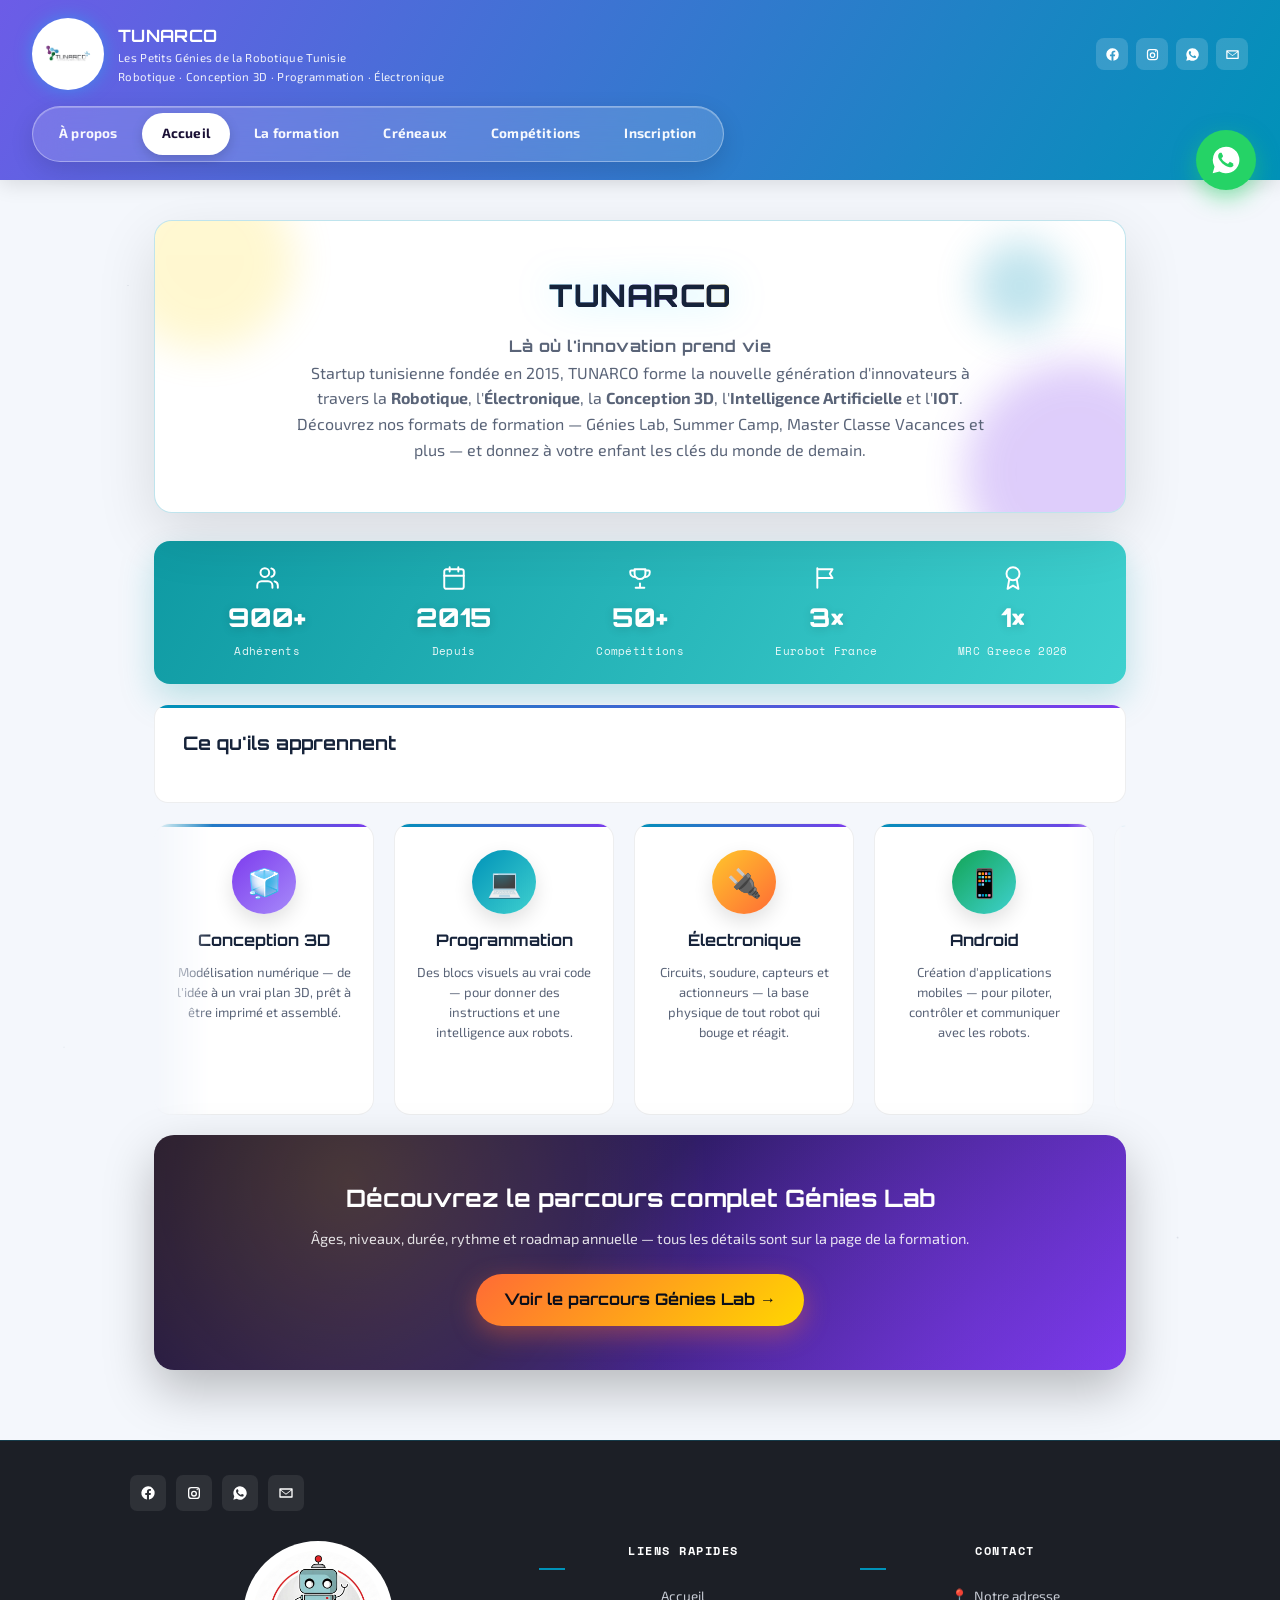
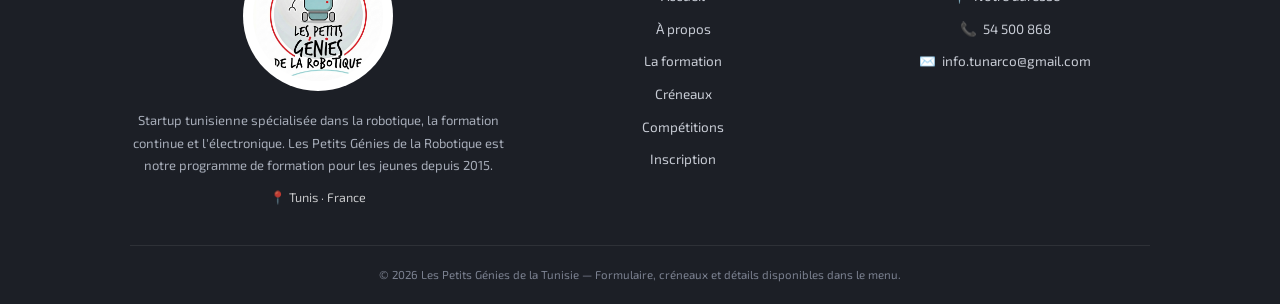
<file: index.html>
<!DOCTYPE html>
<html lang="fr">
<head>
<meta charset="UTF-8">
<title>Les Petits Génies de la Tunisie — Formation d'hiver 2026-2027</title>
<meta name="viewport" content="width=device-width, initial-scale=1.0">
<link rel="preconnect" href="https://fonts.googleapis.com">
<link rel="preconnect" href="https://fonts.gstatic.com" crossorigin>
<link href="https://fonts.googleapis.com/css2?family=Orbitron:wght@500;700;800;900&family=Exo+2:wght@300;400;500;600;700&family=Space+Mono:wght@400;700&display=swap" rel="stylesheet">
<link rel="stylesheet" href="style.css">
</head>
<body>
<div id="pageTransition"></div>
<a href="https://wa.me/21654500868" target="_blank" rel="noopener" class="whatsapp-float" aria-label="WhatsApp"><svg viewBox="0 0 24 24"><path d="M12 2a10 10 0 0 0-8.6 15L2 22l5.1-1.3A10 10 0 1 0 12 2zm5.8 14.2c-.2.6-1.4 1.2-1.9 1.2-.5.1-1.1.1-1.8-.1-.4-.1-1-.3-1.7-.6-3-1.3-4.9-4.3-5.1-4.5-.1-.2-1.2-1.6-1.2-3s.8-2.1 1-2.4c.2-.2.5-.3.7-.3h.5c.2 0 .4 0 .6.4.2.5.7 1.7.8 1.9.1.2.1.4 0 .6-.1.2-.2.3-.3.5-.2.2-.3.3-.5.5-.2.2-.3.4-.1.7.2.3.8 1.3 1.7 2.1 1.2 1 2.1 1.4 2.5 1.6.3.1.5.1.7-.1.2-.2.7-.8.9-1.1.2-.3.4-.2.6-.1.2.1 1.6.7 1.8.9.2.1.4.2.4.3.1.2.1.7-.1 1.3z"/></svg></a>
<header class="site-header">
  <div class="brand">
    <img class="logo-img" src="assets/logo-tunarco.png" alt="Logo TUNARCO">
    <div class="brand-text">
      <h1>TUNARCO</h1>
      <span>Les Petits Génies de la Robotique Tunisie</span>
      <span>Robotique · Conception 3D · Programmation · Électronique</span>
    </div>
  </div>
  <div class="header-social">
    <a href="https://www.facebook.com/lespetitsgeniesdelarobotique/" target="_blank" rel="noopener" aria-label="Facebook"><svg viewBox="0 0 24 24"><path d="M22 12a10 10 0 1 0-11.6 9.9v-7H7.9V12h2.5V9.8c0-2.5 1.5-3.9 3.8-3.9 1.1 0 2.2.2 2.2.2v2.4h-1.3c-1.2 0-1.6.7-1.6 1.6V12h2.8l-.4 2.9h-2.4v7A10 10 0 0 0 22 12z"/></svg></a>
    <a href="https://www.instagram.com/lpgt55/" target="_blank" rel="noopener" aria-label="Instagram"><svg viewBox="0 0 24 24"><path d="M8 3h8a5 5 0 0 1 5 5v8a5 5 0 0 1-5 5H8a5 5 0 0 1-5-5V8a5 5 0 0 1 5-5zm0 2a3 3 0 0 0-3 3v8a3 3 0 0 0 3 3h8a3 3 0 0 0 3-3V8a3 3 0 0 0-3-3H8zm4 3.5A4.5 4.5 0 1 1 7.5 13 4.5 4.5 0 0 1 12 8.5zm0 2A2.5 2.5 0 1 0 14.5 13 2.5 2.5 0 0 0 12 10.5zM17.8 6.7a1 1 0 1 1-1-1 1 1 0 0 1 1 1z"/></svg></a>
    <a href="https://wa.me/21654500868" target="_blank" rel="noopener" aria-label="WhatsApp"><svg viewBox="0 0 24 24"><path d="M12 2a10 10 0 0 0-8.6 15L2 22l5.1-1.3A10 10 0 1 0 12 2zm5.8 14.2c-.2.6-1.4 1.2-1.9 1.2-.5.1-1.1.1-1.8-.1-.4-.1-1-.3-1.7-.6-3-1.3-4.9-4.3-5.1-4.5-.1-.2-1.2-1.6-1.2-3s.8-2.1 1-2.4c.2-.2.5-.3.7-.3h.5c.2 0 .4 0 .6.4.2.5.7 1.7.8 1.9.1.2.1.4 0 .6-.1.2-.2.3-.3.5-.2.2-.3.3-.5.5-.2.2-.3.4-.1.7.2.3.8 1.3 1.7 2.1 1.2 1 2.1 1.4 2.5 1.6.3.1.5.1.7-.1.2-.2.7-.8.9-1.1.2-.3.4-.2.6-.1.2.1 1.6.7 1.8.9.2.1.4.2.4.3.1.2.1.7-.1 1.3z"/></svg></a>
    <a href="https://mail.google.com/mail/?view=cm&fs=1&to=info.tunarco@gmail.com" target="_blank" rel="noopener" aria-label="Email"><svg viewBox="0 0 24 24"><path d="M3 5h18a1 1 0 0 1 1 1v12a1 1 0 0 1-1 1H3a1 1 0 0 1-1-1V6a1 1 0 0 1 1-1zm1.4 2 7.6 6 7.6-6H4.4zM20 8.2l-8 6.3-8-6.3V17h16V8.2z"/></svg></a>
  </div>
  <nav class="main-nav">
    <a href="apropos.html">À propos</a>
    <a href="index.html" class="active">Accueil</a>
    <a href="formation.html">La formation</a>
    <a href="creneaux.html">Créneaux</a>
    <a href="planning-competitions.html">Compétitions</a>
    <a href="inscription.html">Inscription</a>
  </nav>
</header>

<main>
  <section class="hero">
    <div class="blob blob-yellow"></div>
    <div class="blob blob-turquoise"></div>
    <div class="blob blob-small"></div>
    <div class="hero-heading">
      <h2 class="admission-title">TUNARCO</h2>
      <p class="hero-tagline">Là où l'innovation prend vie</p>
    </div>

    <p class="hero-desc">
      Startup tunisienne fondée en 2015, TUNARCO forme la nouvelle génération d'innovateurs à travers la
      <strong>Robotique</strong>, l'<strong>Électronique</strong>, la <strong>Conception 3D</strong>, l'<strong>Intelligence Artificielle</strong> et l'<strong>IOT</strong>.
      Découvrez nos formats de formation — Génies Lab, Summer Camp, Master Classe Vacances et plus —
      et donnez à votre enfant les clés du monde de demain.
    </p>
  </section>

  <div class="stats-bar">
    <div class="stat-item" style="animation-delay:.05s;">
      <svg class="stat-icon" viewBox="0 0 24 24"><path d="M17 21v-2a4 4 0 0 0-4-4H7a4 4 0 0 0-4 4v2"/><circle cx="10" cy="7" r="4"/><path d="M22 21v-2a4 4 0 0 0-3-3.87"/><path d="M16 3.13a4 4 0 0 1 0 7.75"/></svg>
      <span class="stat-num" data-target="900" data-suffix="+">0</span>
      <span class="stat-label">Adhérents</span>
    </div>
    <div class="stat-item" style="animation-delay:.12s;">
      <svg class="stat-icon" viewBox="0 0 24 24"><rect x="3" y="4" width="18" height="18" rx="2"/><path d="M16 2v4M8 2v4M3 10h18"/></svg>
      <span class="stat-num" data-target="2015" data-suffix="">0</span>
      <span class="stat-label">Depuis</span>
    </div>
    <div class="stat-item" style="animation-delay:.19s;">
      <svg class="stat-icon" viewBox="0 0 24 24"><path d="M8 21h8M12 17v4M7 4h10v4a5 5 0 0 1-10 0V4z"/><path d="M7 5H4a1 1 0 0 0-1 1v1a4 4 0 0 0 4 4M17 5h3a1 1 0 0 1 1 1v1a4 4 0 0 1-4 4"/></svg>
      <span class="stat-num" data-target="50" data-suffix="+">0</span>
      <span class="stat-label">Compétitions</span>
    </div>
    <div class="stat-item" style="animation-delay:.26s;">
      <svg class="stat-icon" viewBox="0 0 24 24"><path d="M4 3v18M4 4h14l-2.5 4L18 12H4"/></svg>
      <span class="stat-num" data-target="3" data-suffix="×">0</span>
      <span class="stat-label">Eurobot France</span>
    </div>
    <div class="stat-item" style="animation-delay:.33s;">
      <svg class="stat-icon" viewBox="0 0 24 24"><circle cx="12" cy="8" r="6"/><path d="M8.5 13.5 7 22l5-3 5 3-1.5-8.5"/></svg>
      <span class="stat-num" data-target="1" data-suffix="×">0</span>
      <span class="stat-label">MRC Greece 2026</span>
    </div>
  </div>

  <div class="card">
    <h3>Ce qu'ils apprennent</h3>
  </div>

  <div class="learn-track-wrap">
    <div class="learn-track">
      <div class="learn-card">
        <div class="learn-icon learn-icon-1">🧊</div>
        <h4>Conception 3D</h4>
        <p>Modélisation numérique — de l'idée à un vrai plan 3D, prêt à être imprimé et assemblé.</p>
      </div>
      <div class="learn-card">
        <div class="learn-icon learn-icon-2">💻</div>
        <h4>Programmation</h4>
        <p>Des blocs visuels au vrai code — pour donner des instructions et une intelligence aux robots.</p>
      </div>
      <div class="learn-card">
        <div class="learn-icon learn-icon-3">🔌</div>
        <h4>Électronique</h4>
        <p>Circuits, soudure, capteurs et actionneurs — la base physique de tout robot qui bouge et réagit.</p>
      </div>
      <div class="learn-card">
        <div class="learn-icon learn-icon-4">📱</div>
        <h4>Android</h4>
        <p>Création d'applications mobiles — pour piloter, contrôler et communiquer avec les robots.</p>
      </div>
      <div class="learn-card">
        <div class="learn-icon learn-icon-5">🖨️</div>
        <h4>Impression 3D</h4>
        <p>De l'écran à l'objet réel — impression des pièces conçues pour les monter sur de vrais robots.</p>
      </div>
      <div class="learn-card">
        <div class="learn-icon learn-icon-6">🌐</div>
        <h4>IOT</h4>
        <p>Objets connectés et intelligents — capteurs, réseau et intelligence artificielle réunis dans un même robot.</p>
      </div>
      <div class="learn-card">
        <div class="learn-icon learn-icon-7">🧠</div>
        <h4>Intelligence Artificielle</h4>
        <p>Initiation à l'IA — reconnaissance, apprentissage automatique et algorithmes appliqués à la robotique.</p>
      </div>
      <div class="learn-card">
        <div class="learn-icon learn-icon-8">🤖</div>
        <h4>Robotique</h4>
        <p>Mécanique, électronique et code réunis — assembler et programmer un robot complet, du châssis au comportement.</p>
      </div>
      <!-- duplicate set for seamless loop -->
      <div class="learn-card" aria-hidden="true">
        <div class="learn-icon learn-icon-1">🧊</div>
        <h4>Conception 3D</h4>
        <p>Modélisation numérique — de l'idée à un vrai plan 3D, prêt à être imprimé et assemblé.</p>
      </div>
      <div class="learn-card" aria-hidden="true">
        <div class="learn-icon learn-icon-2">💻</div>
        <h4>Programmation</h4>
        <p>Des blocs visuels au vrai code — pour donner des instructions et une intelligence aux robots.</p>
      </div>
      <div class="learn-card" aria-hidden="true">
        <div class="learn-icon learn-icon-3">🔌</div>
        <h4>Électronique</h4>
        <p>Circuits, soudure, capteurs et actionneurs — la base physique de tout robot qui bouge et réagit.</p>
      </div>
      <div class="learn-card" aria-hidden="true">
        <div class="learn-icon learn-icon-4">📱</div>
        <h4>Android</h4>
        <p>Création d'applications mobiles — pour piloter, contrôler et communiquer avec les robots.</p>
      </div>
      <div class="learn-card" aria-hidden="true">
        <div class="learn-icon learn-icon-5">🖨️</div>
        <h4>Impression 3D</h4>
        <p>De l'écran à l'objet réel — impression des pièces conçues pour les monter sur de vrais robots.</p>
      </div>
      <div class="learn-card" aria-hidden="true">
        <div class="learn-icon learn-icon-6">🌐</div>
        <h4>IOT</h4>
        <p>Objets connectés et intelligents — capteurs, réseau et intelligence artificielle réunis dans un même robot.</p>
      </div>
      <div class="learn-card" aria-hidden="true">
        <div class="learn-icon learn-icon-7">🧠</div>
        <h4>Intelligence Artificielle</h4>
        <p>Initiation à l'IA — reconnaissance, apprentissage automatique et algorithmes appliqués à la robotique.</p>
      </div>
      <div class="learn-card" aria-hidden="true">
        <div class="learn-icon learn-icon-8">🤖</div>
        <h4>Robotique</h4>
        <p>Mécanique, électronique et code réunis — assembler et programmer un robot complet, du châssis au comportement.</p>
      </div>
    </div>
  </div>

  <div class="cta-banner">
    <h3>Découvrez le parcours complet Génies Lab</h3>
    <p>Âges, niveaux, durée, rythme et roadmap annuelle — tous les détails sont sur la page de la formation.</p>
    <a class="cta" href="genies-lab.html">Voir le parcours Génies Lab →</a>
  </div>

</main>

<footer class="site-footer-dark">
  <div class="footer-social">
    <a href="https://www.facebook.com/lespetitsgeniesdelarobotique/" target="_blank" rel="noopener" aria-label="Facebook"><svg viewBox="0 0 24 24"><path d="M22 12a10 10 0 1 0-11.6 9.9v-7H7.9V12h2.5V9.8c0-2.5 1.5-3.9 3.8-3.9 1.1 0 2.2.2 2.2.2v2.4h-1.3c-1.2 0-1.6.7-1.6 1.6V12h2.8l-.4 2.9h-2.4v7A10 10 0 0 0 22 12z"/></svg></a>
    <a href="https://www.instagram.com/lpgt55/" target="_blank" rel="noopener" aria-label="Instagram"><svg viewBox="0 0 24 24"><path d="M8 3h8a5 5 0 0 1 5 5v8a5 5 0 0 1-5 5H8a5 5 0 0 1-5-5V8a5 5 0 0 1 5-5zm0 2a3 3 0 0 0-3 3v8a3 3 0 0 0 3 3h8a3 3 0 0 0 3-3V8a3 3 0 0 0-3-3H8zm4 3.5A4.5 4.5 0 1 1 7.5 13 4.5 4.5 0 0 1 12 8.5zm0 2A2.5 2.5 0 1 0 14.5 13 2.5 2.5 0 0 0 12 10.5zM17.8 6.7a1 1 0 1 1-1-1 1 1 0 0 1 1 1z"/></svg></a>
    <a href="https://wa.me/21654500868" target="_blank" rel="noopener" aria-label="WhatsApp"><svg viewBox="0 0 24 24"><path d="M12 2a10 10 0 0 0-8.6 15L2 22l5.1-1.3A10 10 0 1 0 12 2zm5.8 14.2c-.2.6-1.4 1.2-1.9 1.2-.5.1-1.1.1-1.8-.1-.4-.1-1-.3-1.7-.6-3-1.3-4.9-4.3-5.1-4.5-.1-.2-1.2-1.6-1.2-3s.8-2.1 1-2.4c.2-.2.5-.3.7-.3h.5c.2 0 .4 0 .6.4.2.5.7 1.7.8 1.9.1.2.1.4 0 .6-.1.2-.2.3-.3.5-.2.2-.3.3-.5.5-.2.2-.3.4-.1.7.2.3.8 1.3 1.7 2.1 1.2 1 2.1 1.4 2.5 1.6.3.1.5.1.7-.1.2-.2.7-.8.9-1.1.2-.3.4-.2.6-.1.2.1 1.6.7 1.8.9.2.1.4.2.4.3.1.2.1.7-.1 1.3z"/></svg></a>
    <a href="https://mail.google.com/mail/?view=cm&fs=1&to=info.tunarco@gmail.com" target="_blank" rel="noopener" aria-label="Email"><svg viewBox="0 0 24 24"><path d="M3 5h18a1 1 0 0 1 1 1v12a1 1 0 0 1-1 1H3a1 1 0 0 1-1-1V6a1 1 0 0 1 1-1zm1.4 2 7.6 6 7.6-6H4.4zM20 8.2l-8 6.3-8-6.3V17h16V8.2z"/></svg></a>
  </div>
  <div class="footer-columns">
    <div class="footer-col">
      <img src="assets/logo-petits-genies.png" alt="Logo Les Petits Génies de la Robotique" style="height:150px;width:150px;object-fit:contain;background:#fff;border-radius:50%;padding:10px;margin-bottom:12px;">
      <p>Startup tunisienne spécialisée dans la robotique, la formation continue et l'électronique. Les Petits Génies de la Robotique est notre programme de formation pour les jeunes depuis 2015.</p>
      <p style="margin-top:8px;font-size:12.5px;color:rgba(255,255,255,.75);">📍 Tunis · France</p>
    </div>
    <div class="footer-col">
      <h4>Liens rapides</h4>
      <a href="index.html">Accueil</a>
      <a href="apropos.html">À propos</a>
      <a href="formation.html">La formation</a>
      <a href="creneaux.html">Créneaux</a>
      <a href="planning-competitions.html">Compétitions</a>
      <a href="inscription.html">Inscription</a>
    </div>
    <div class="footer-col">
      <h4>Contact</h4>
      <a href="https://maps.app.goo.gl/1cRpveEhUmThUZqv9" target="_blank" rel="noopener"><span class="foot-icon">📍</span>Notre adresse</a>
      <a href="tel:+21654500868"><span class="foot-icon">📞</span>54 500 868</a>
      <a href="https://mail.google.com/mail/?view=cm&fs=1&to=info.tunarco@gmail.com" target="_blank" rel="noopener"><span class="foot-icon">✉️</span>info.tunarco@gmail.com</a>
    </div>
  </div>
  <p class="footer-copy">© 2026 Les Petits Génies de la Tunisie — Formulaire, créneaux et détails disponibles dans le menu.</p>
</footer>
<script src="assets/interactions.js"></script>
</body>
</html>
</file>
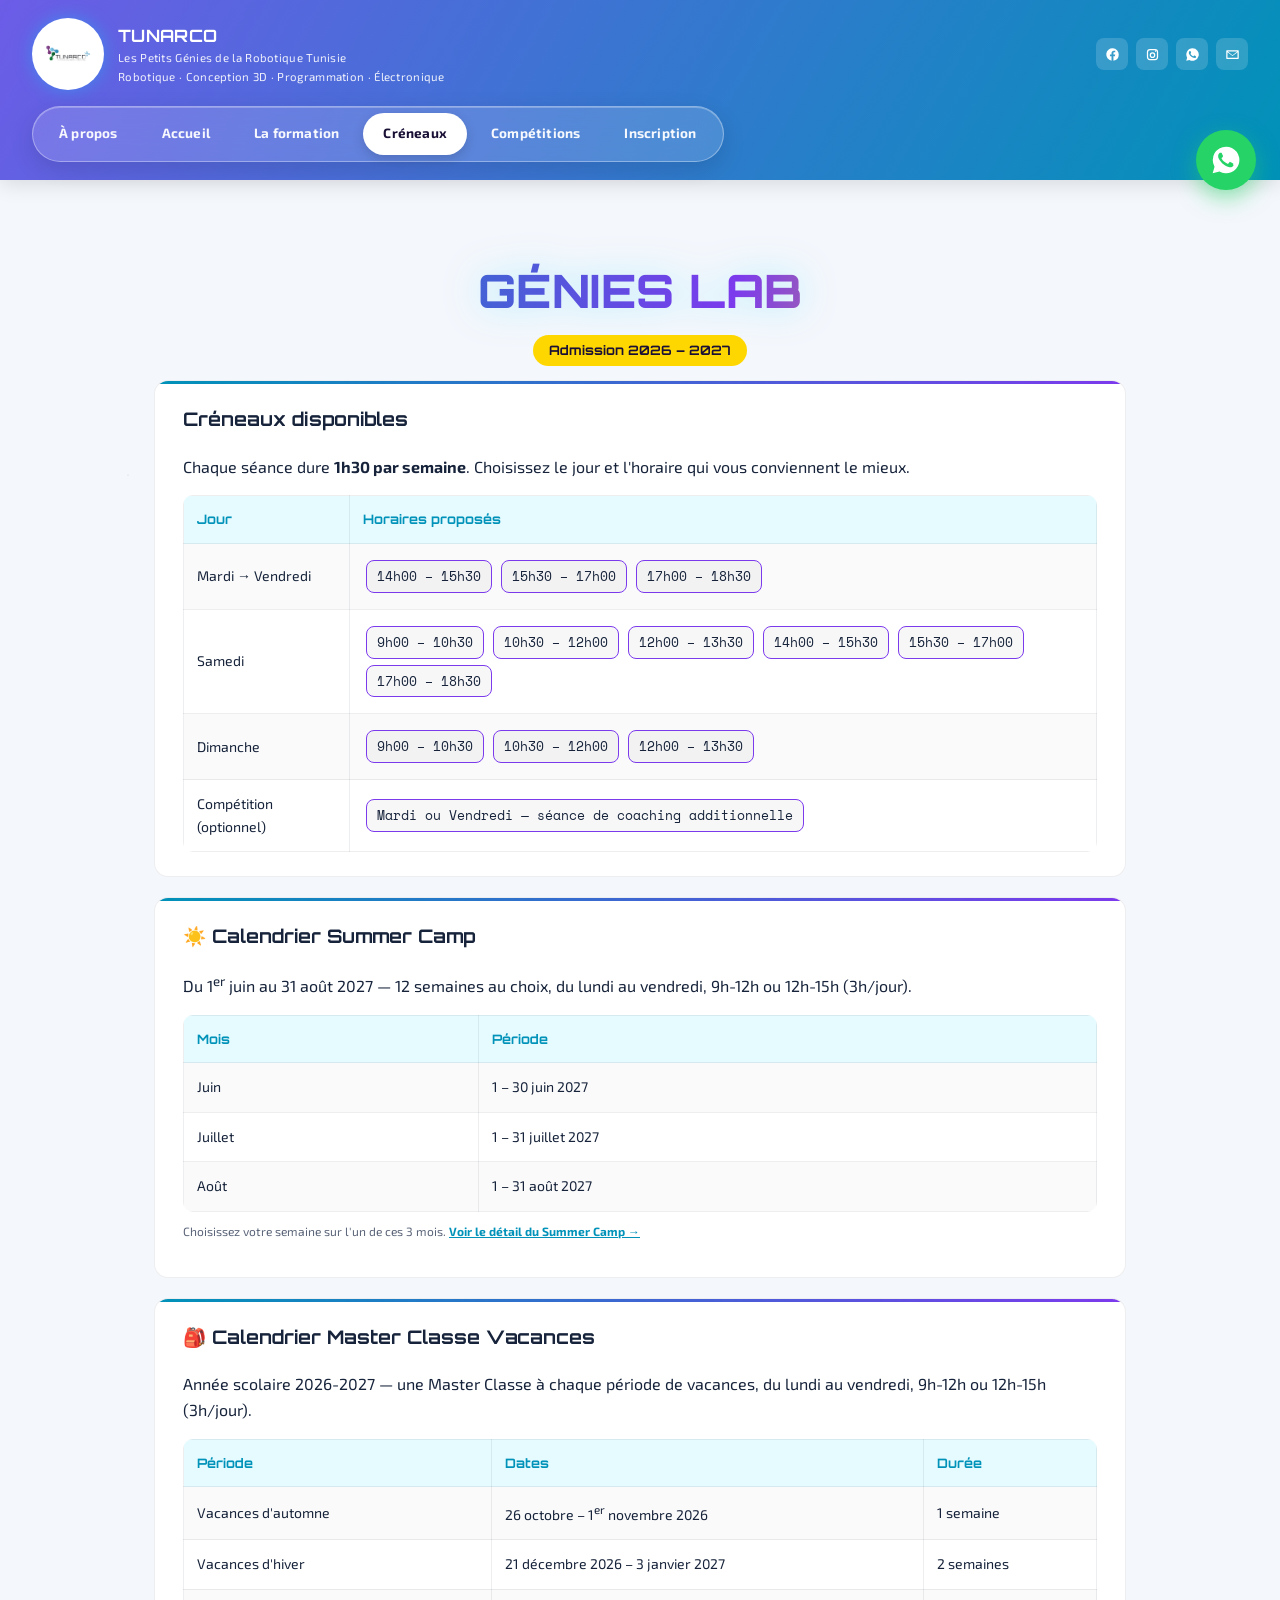
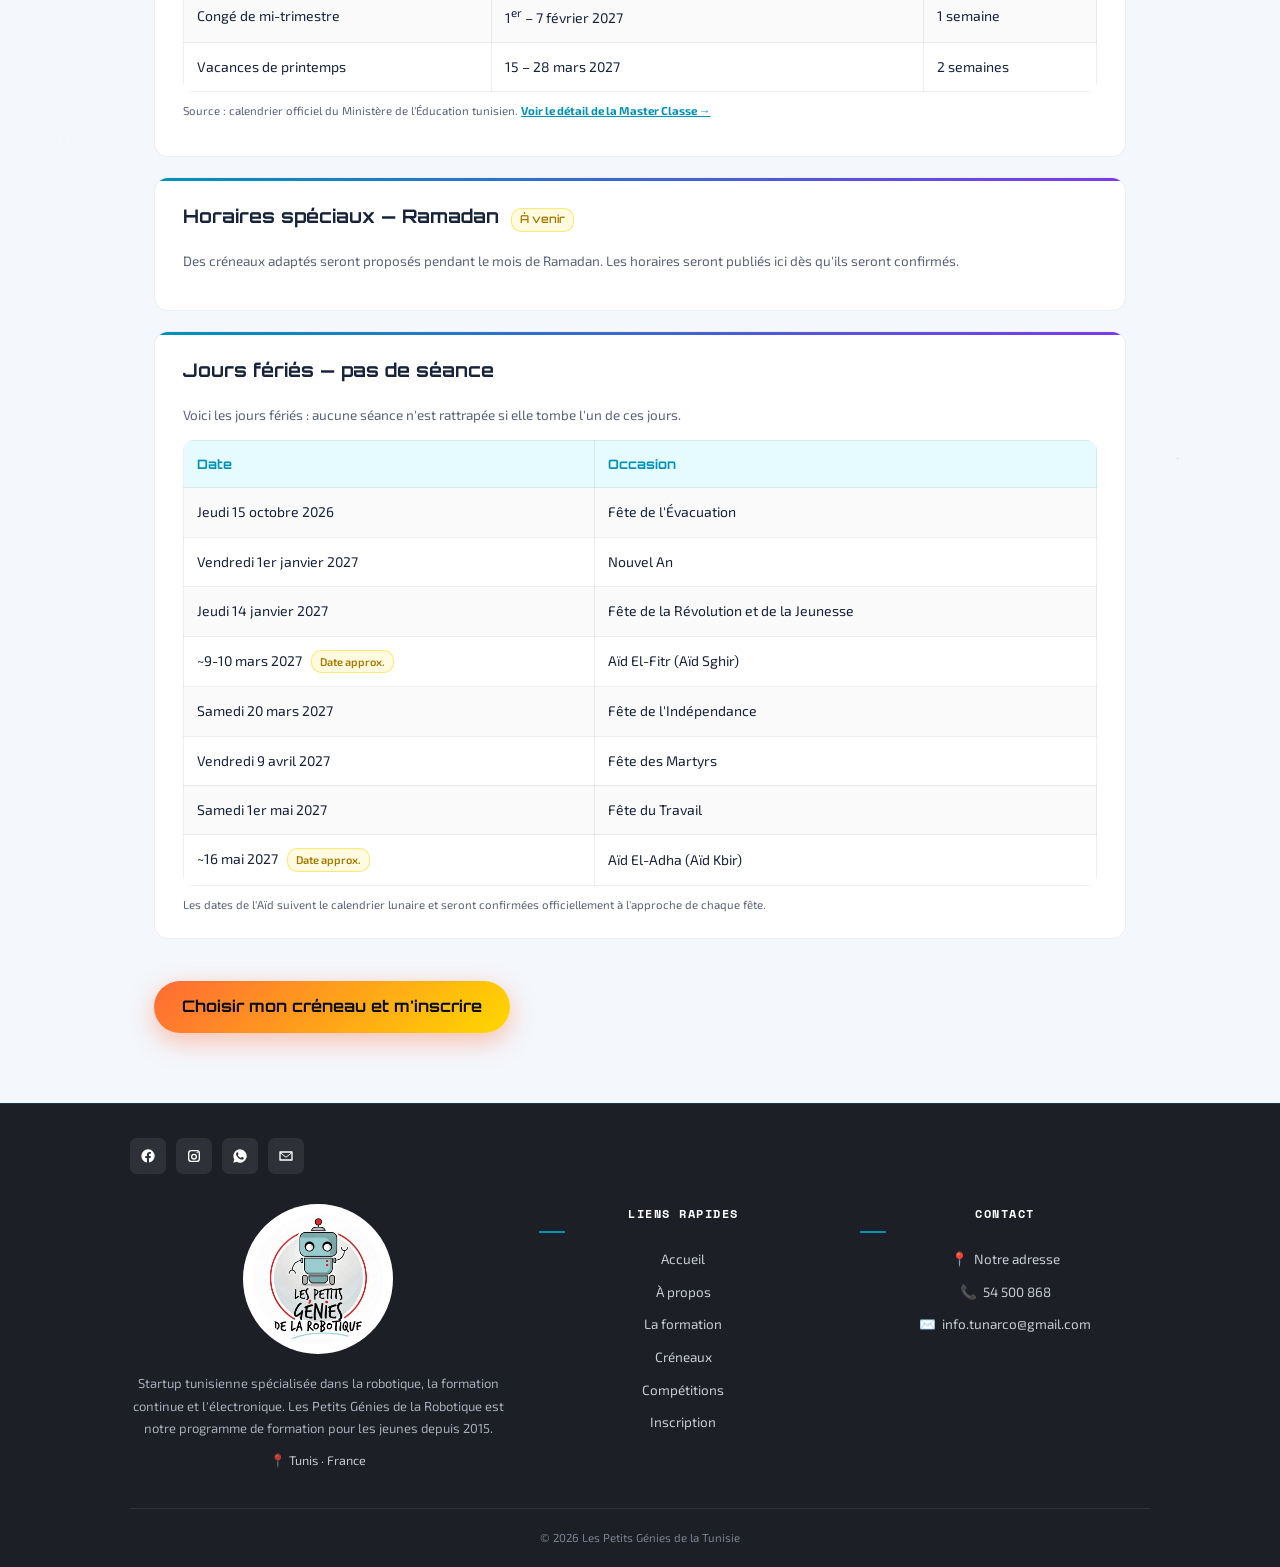
<file: creneaux.html>
<!DOCTYPE html>
<html lang="fr">
<head>
<meta charset="UTF-8">
<title>Créneaux — Les Petits Génies de la Tunisie</title>
<meta name="viewport" content="width=device-width, initial-scale=1.0">
<link rel="preconnect" href="https://fonts.googleapis.com">
<link rel="preconnect" href="https://fonts.gstatic.com" crossorigin>
<link href="https://fonts.googleapis.com/css2?family=Orbitron:wght@500;700;800;900&family=Exo+2:wght@300;400;500;600;700&family=Space+Mono:wght@400;700&display=swap" rel="stylesheet">
<link rel="stylesheet" href="style.css">
</head>
<body>
<div id="pageTransition"></div>
<a href="https://wa.me/21654500868" target="_blank" rel="noopener" class="whatsapp-float" aria-label="WhatsApp"><svg viewBox="0 0 24 24"><path d="M12 2a10 10 0 0 0-8.6 15L2 22l5.1-1.3A10 10 0 1 0 12 2zm5.8 14.2c-.2.6-1.4 1.2-1.9 1.2-.5.1-1.1.1-1.8-.1-.4-.1-1-.3-1.7-.6-3-1.3-4.9-4.3-5.1-4.5-.1-.2-1.2-1.6-1.2-3s.8-2.1 1-2.4c.2-.2.5-.3.7-.3h.5c.2 0 .4 0 .6.4.2.5.7 1.7.8 1.9.1.2.1.4 0 .6-.1.2-.2.3-.3.5-.2.2-.3.3-.5.5-.2.2-.3.4-.1.7.2.3.8 1.3 1.7 2.1 1.2 1 2.1 1.4 2.5 1.6.3.1.5.1.7-.1.2-.2.7-.8.9-1.1.2-.3.4-.2.6-.1.2.1 1.6.7 1.8.9.2.1.4.2.4.3.1.2.1.7-.1 1.3z"/></svg></a>
<header class="site-header">
  <div class="brand">
    <img class="logo-img" src="assets/logo-tunarco.png" alt="Logo TUNARCO">
    <div class="brand-text">
      <h1>TUNARCO</h1>
      <span>Les Petits Génies de la Robotique Tunisie</span>
      <span>Robotique · Conception 3D · Programmation · Électronique</span>
    </div>
  </div>
  <div class="header-social">
    <a href="https://www.facebook.com/lespetitsgeniesdelarobotique/" target="_blank" rel="noopener" aria-label="Facebook"><svg viewBox="0 0 24 24"><path d="M22 12a10 10 0 1 0-11.6 9.9v-7H7.9V12h2.5V9.8c0-2.5 1.5-3.9 3.8-3.9 1.1 0 2.2.2 2.2.2v2.4h-1.3c-1.2 0-1.6.7-1.6 1.6V12h2.8l-.4 2.9h-2.4v7A10 10 0 0 0 22 12z"/></svg></a>
    <a href="https://www.instagram.com/lpgt55/" target="_blank" rel="noopener" aria-label="Instagram"><svg viewBox="0 0 24 24"><path d="M8 3h8a5 5 0 0 1 5 5v8a5 5 0 0 1-5 5H8a5 5 0 0 1-5-5V8a5 5 0 0 1 5-5zm0 2a3 3 0 0 0-3 3v8a3 3 0 0 0 3 3h8a3 3 0 0 0 3-3V8a3 3 0 0 0-3-3H8zm4 3.5A4.5 4.5 0 1 1 7.5 13 4.5 4.5 0 0 1 12 8.5zm0 2A2.5 2.5 0 1 0 14.5 13 2.5 2.5 0 0 0 12 10.5zM17.8 6.7a1 1 0 1 1-1-1 1 1 0 0 1 1 1z"/></svg></a>
    <a href="https://wa.me/21654500868" target="_blank" rel="noopener" aria-label="WhatsApp"><svg viewBox="0 0 24 24"><path d="M12 2a10 10 0 0 0-8.6 15L2 22l5.1-1.3A10 10 0 1 0 12 2zm5.8 14.2c-.2.6-1.4 1.2-1.9 1.2-.5.1-1.1.1-1.8-.1-.4-.1-1-.3-1.7-.6-3-1.3-4.9-4.3-5.1-4.5-.1-.2-1.2-1.6-1.2-3s.8-2.1 1-2.4c.2-.2.5-.3.7-.3h.5c.2 0 .4 0 .6.4.2.5.7 1.7.8 1.9.1.2.1.4 0 .6-.1.2-.2.3-.3.5-.2.2-.3.3-.5.5-.2.2-.3.4-.1.7.2.3.8 1.3 1.7 2.1 1.2 1 2.1 1.4 2.5 1.6.3.1.5.1.7-.1.2-.2.7-.8.9-1.1.2-.3.4-.2.6-.1.2.1 1.6.7 1.8.9.2.1.4.2.4.3.1.2.1.7-.1 1.3z"/></svg></a>
    <a href="https://mail.google.com/mail/?view=cm&fs=1&to=info.tunarco@gmail.com" target="_blank" rel="noopener" aria-label="Email"><svg viewBox="0 0 24 24"><path d="M3 5h18a1 1 0 0 1 1 1v12a1 1 0 0 1-1 1H3a1 1 0 0 1-1-1V6a1 1 0 0 1 1-1zm1.4 2 7.6 6 7.6-6H4.4zM20 8.2l-8 6.3-8-6.3V17h16V8.2z"/></svg></a>
  </div>
  <nav class="main-nav">
    <a href="apropos.html">À propos</a>
    <a href="index.html">Accueil</a>
    <a href="formation.html">La formation</a>
    <a href="creneaux.html" class="active">Créneaux</a>
    <a href="planning-competitions.html">Compétitions</a>
    <a href="inscription.html">Inscription</a>
  </nav>
</header>

<main>
  <section class="page-banner">
    <h2 class="admission-title">GÉNIES LAB</h2>
    <span class="year-badge">Admission 2026 – 2027</span>
  </section>

  <div class="card">
    <h3>Créneaux disponibles</h3>
    <p>Chaque séance dure <strong>1h30 par semaine</strong>. Choisissez le jour et l'horaire qui vous conviennent le mieux.</p>
    <table class="schedule">
      <tr><th>Jour</th><th>Horaires proposés</th></tr>
      <tr>
        <td>Mardi → Vendredi</td>
        <td>
          <span class="slot-tag">14h00 – 15h30</span>
          <span class="slot-tag">15h30 – 17h00</span>
          <span class="slot-tag">17h00 – 18h30</span>
        </td>
      </tr>
      <tr>
        <td>Samedi</td>
        <td>
          <span class="slot-tag">9h00 – 10h30</span>
          <span class="slot-tag">10h30 – 12h00</span>
          <span class="slot-tag">12h00 – 13h30</span>
          <span class="slot-tag">14h00 – 15h30</span>
          <span class="slot-tag">15h30 – 17h00</span>
          <span class="slot-tag">17h00 – 18h30</span>
        </td>
      </tr>
      <tr>
        <td>Dimanche</td>
        <td>
          <span class="slot-tag">9h00 – 10h30</span>
          <span class="slot-tag">10h30 – 12h00</span>
          <span class="slot-tag">12h00 – 13h30</span>
        </td>
      </tr>
      <tr>
        <td>Compétition (optionnel)</td>
        <td><span class="slot-tag">Mardi ou Vendredi — séance de coaching additionnelle</span></td>
      </tr>
    </table>
  </div>

  <div class="card">
    <h3>☀️ Calendrier Summer Camp</h3>
    <p>Du 1<sup>er</sup> juin au 31 août 2027 — 12 semaines au choix, du lundi au vendredi, 9h-12h ou 12h-15h (3h/jour).</p>
    <table class="schedule">
      <tr><th>Mois</th><th>Période</th></tr>
      <tr><td>Juin</td><td>1 – 30 juin 2027</td></tr>
      <tr><td>Juillet</td><td>1 – 31 juillet 2027</td></tr>
      <tr><td>Août</td><td>1 – 31 août 2027</td></tr>
    </table>
    <p style="color:var(--muted);font-size:12px;margin-top:10px;">Choisissez votre semaine sur l'un de ces 3 mois. <a href="summer-camp.html" style="color:var(--primary);font-weight:700;">Voir le détail du Summer Camp →</a></p>
  </div>

  <div class="card">
    <h3>🎒 Calendrier Master Classe Vacances</h3>
    <p>Année scolaire 2026-2027 — une Master Classe à chaque période de vacances, du lundi au vendredi, 9h-12h ou 12h-15h (3h/jour).</p>
    <table class="schedule">
      <tr><th>Période</th><th>Dates</th><th>Durée</th></tr>
      <tr><td>Vacances d'automne</td><td>26 octobre – 1<sup>er</sup> novembre 2026</td><td>1 semaine</td></tr>
      <tr><td>Vacances d'hiver</td><td>21 décembre 2026 – 3 janvier 2027</td><td>2 semaines</td></tr>
      <tr><td>Congé de mi-trimestre</td><td>1<sup>er</sup> – 7 février 2027</td><td>1 semaine</td></tr>
      <tr><td>Vacances de printemps</td><td>15 – 28 mars 2027</td><td>2 semaines</td></tr>
    </table>
    <p style="color:var(--muted);font-size:11.5px;margin-top:10px;">Source : calendrier officiel du Ministère de l'Éducation tunisien. <a href="master-classe-vacances.html" style="color:var(--primary);font-weight:700;">Voir le détail de la Master Classe →</a></p>
  </div>

  <div class="card">
    <h3>Horaires spéciaux — Ramadan <span class="badge-tbd">À venir</span></h3>
    <p style="color:var(--muted);font-size:13.5px;">Des créneaux adaptés seront proposés pendant le mois de Ramadan. Les horaires seront publiés ici dès qu'ils seront confirmés.</p>
  </div>

  <div class="card">
    <h3>Jours fériés — pas de séance</h3>
    <p style="color:var(--muted);font-size:13.5px;">Voici les jours fériés : aucune séance n'est rattrapée si elle tombe l'un de ces jours.</p>
    <table class="schedule">
      <tr><th>Date</th><th>Occasion</th></tr>
      <tr><td>Jeudi 15 octobre 2026</td><td>Fête de l'Évacuation</td></tr>
      <tr><td>Vendredi 1er janvier 2027</td><td>Nouvel An</td></tr>
      <tr><td>Jeudi 14 janvier 2027</td><td>Fête de la Révolution et de la Jeunesse</td></tr>
      <tr><td>~9-10 mars 2027 <span class="badge-tbd">Date approx.</span></td><td>Aïd El-Fitr (Aïd Sghir)</td></tr>
      <tr><td>Samedi 20 mars 2027</td><td>Fête de l'Indépendance</td></tr>
      <tr><td>Vendredi 9 avril 2027</td><td>Fête des Martyrs</td></tr>
      <tr><td>Samedi 1er mai 2027</td><td>Fête du Travail</td></tr>
      <tr><td>~16 mai 2027 <span class="badge-tbd">Date approx.</span></td><td>Aïd El-Adha (Aïd Kbir)</td></tr>
    </table>
    <p style="color:var(--muted);font-size:11.5px;margin:10px 0 0;">Les dates de l'Aïd suivent le calendrier lunaire et seront confirmées officiellement à l'approche de chaque fête.</p>
  </div>

  <a class="cta" href="inscription.html">Choisir mon créneau et m'inscrire</a>
</main>

<footer class="site-footer-dark">
  <div class="footer-social">
    <a href="https://www.facebook.com/lespetitsgeniesdelarobotique/" target="_blank" rel="noopener" aria-label="Facebook"><svg viewBox="0 0 24 24"><path d="M22 12a10 10 0 1 0-11.6 9.9v-7H7.9V12h2.5V9.8c0-2.5 1.5-3.9 3.8-3.9 1.1 0 2.2.2 2.2.2v2.4h-1.3c-1.2 0-1.6.7-1.6 1.6V12h2.8l-.4 2.9h-2.4v7A10 10 0 0 0 22 12z"/></svg></a>
    <a href="https://www.instagram.com/lpgt55/" target="_blank" rel="noopener" aria-label="Instagram"><svg viewBox="0 0 24 24"><path d="M8 3h8a5 5 0 0 1 5 5v8a5 5 0 0 1-5 5H8a5 5 0 0 1-5-5V8a5 5 0 0 1 5-5zm0 2a3 3 0 0 0-3 3v8a3 3 0 0 0 3 3h8a3 3 0 0 0 3-3V8a3 3 0 0 0-3-3H8zm4 3.5A4.5 4.5 0 1 1 7.5 13 4.5 4.5 0 0 1 12 8.5zm0 2A2.5 2.5 0 1 0 14.5 13 2.5 2.5 0 0 0 12 10.5zM17.8 6.7a1 1 0 1 1-1-1 1 1 0 0 1 1 1z"/></svg></a>
    <a href="https://wa.me/21654500868" target="_blank" rel="noopener" aria-label="WhatsApp"><svg viewBox="0 0 24 24"><path d="M12 2a10 10 0 0 0-8.6 15L2 22l5.1-1.3A10 10 0 1 0 12 2zm5.8 14.2c-.2.6-1.4 1.2-1.9 1.2-.5.1-1.1.1-1.8-.1-.4-.1-1-.3-1.7-.6-3-1.3-4.9-4.3-5.1-4.5-.1-.2-1.2-1.6-1.2-3s.8-2.1 1-2.4c.2-.2.5-.3.7-.3h.5c.2 0 .4 0 .6.4.2.5.7 1.7.8 1.9.1.2.1.4 0 .6-.1.2-.2.3-.3.5-.2.2-.3.3-.5.5-.2.2-.3.4-.1.7.2.3.8 1.3 1.7 2.1 1.2 1 2.1 1.4 2.5 1.6.3.1.5.1.7-.1.2-.2.7-.8.9-1.1.2-.3.4-.2.6-.1.2.1 1.6.7 1.8.9.2.1.4.2.4.3.1.2.1.7-.1 1.3z"/></svg></a>
    <a href="https://mail.google.com/mail/?view=cm&fs=1&to=info.tunarco@gmail.com" target="_blank" rel="noopener" aria-label="Email"><svg viewBox="0 0 24 24"><path d="M3 5h18a1 1 0 0 1 1 1v12a1 1 0 0 1-1 1H3a1 1 0 0 1-1-1V6a1 1 0 0 1 1-1zm1.4 2 7.6 6 7.6-6H4.4zM20 8.2l-8 6.3-8-6.3V17h16V8.2z"/></svg></a>
  </div>
  <div class="footer-columns">
    <div class="footer-col">
      <img src="assets/logo-petits-genies.png" alt="Logo Les Petits Génies de la Robotique" style="height:150px;width:150px;object-fit:contain;background:#fff;border-radius:50%;padding:10px;margin-bottom:12px;">
      <p>Startup tunisienne spécialisée dans la robotique, la formation continue et l'électronique. Les Petits Génies de la Robotique est notre programme de formation pour les jeunes depuis 2015.</p>
      <p style="margin-top:8px;font-size:12.5px;color:rgba(255,255,255,.75);">📍 Tunis · France</p>
    </div>
    <div class="footer-col">
      <h4>Liens rapides</h4>
      <a href="index.html">Accueil</a>
      <a href="apropos.html">À propos</a>
      <a href="formation.html">La formation</a>
      <a href="creneaux.html">Créneaux</a>
      <a href="planning-competitions.html">Compétitions</a>
      <a href="inscription.html">Inscription</a>
    </div>
    <div class="footer-col">
      <h4>Contact</h4>
      <a href="https://maps.app.goo.gl/1cRpveEhUmThUZqv9" target="_blank" rel="noopener"><span class="foot-icon">📍</span>Notre adresse</a>
      <a href="tel:+21654500868"><span class="foot-icon">📞</span>54 500 868</a>
      <a href="https://mail.google.com/mail/?view=cm&fs=1&to=info.tunarco@gmail.com" target="_blank" rel="noopener"><span class="foot-icon">✉️</span>info.tunarco@gmail.com</a>
    </div>
  </div>
  <p class="footer-copy">© 2026 Les Petits Génies de la Tunisie</p>
</footer>
<script src="assets/interactions.js"></script>
</body>
</html>
</file>
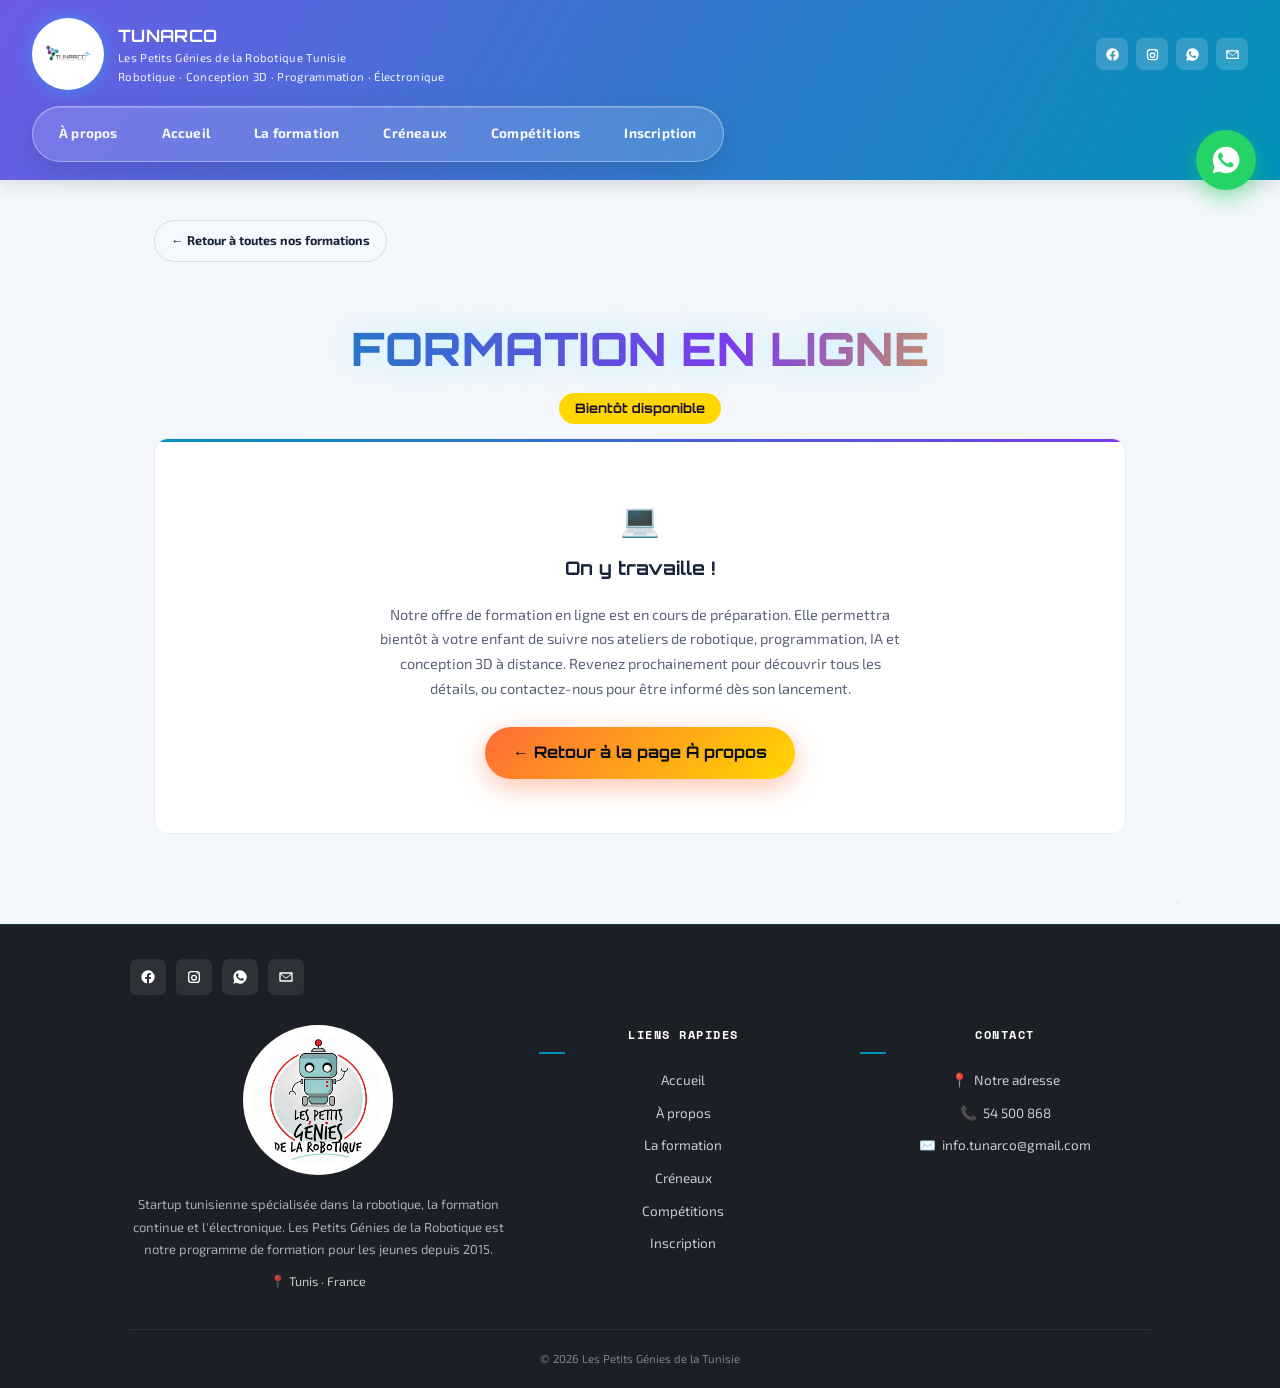
<file: formation-en-ligne.html>
<!DOCTYPE html>
<html lang="fr">
<head>
<meta charset="UTF-8">
<title>Formation en ligne — Les Petits Génies de la Tunisie</title>
<meta name="viewport" content="width=device-width, initial-scale=1.0">
<link rel="preconnect" href="https://fonts.googleapis.com">
<link rel="preconnect" href="https://fonts.gstatic.com" crossorigin>
<link href="https://fonts.googleapis.com/css2?family=Orbitron:wght@500;700;800;900&family=Exo+2:wght@300;400;500;600;700&family=Space+Mono:wght@400;700&display=swap" rel="stylesheet">
<link rel="stylesheet" href="style.css">
</head>
<body>
<div id="pageTransition"></div>
<a href="https://wa.me/21654500868" target="_blank" rel="noopener" class="whatsapp-float" aria-label="WhatsApp"><svg viewBox="0 0 24 24"><path d="M12 2a10 10 0 0 0-8.6 15L2 22l5.1-1.3A10 10 0 1 0 12 2zm5.8 14.2c-.2.6-1.4 1.2-1.9 1.2-.5.1-1.1.1-1.8-.1-.4-.1-1-.3-1.7-.6-3-1.3-4.9-4.3-5.1-4.5-.1-.2-1.2-1.6-1.2-3s.8-2.1 1-2.4c.2-.2.5-.3.7-.3h.5c.2 0 .4 0 .6.4.2.5.7 1.7.8 1.9.1.2.1.4 0 .6-.1.2-.2.3-.3.5-.2.2-.3.3-.5.5-.2.2-.3.4-.1.7.2.3.8 1.3 1.7 2.1 1.2 1 2.1 1.4 2.5 1.6.3.1.5.1.7-.1.2-.2.7-.8.9-1.1.2-.3.4-.2.6-.1.2.1 1.6.7 1.8.9.2.1.4.2.4.3.1.2.1.7-.1 1.3z"/></svg></a>
<header class="site-header">
  <div class="brand">
    <img class="logo-img" src="assets/logo-tunarco.png" alt="Logo TUNARCO">
    <div class="brand-text">
      <h1>TUNARCO</h1>
      <span>Les Petits Génies de la Robotique Tunisie</span>
      <span>Robotique · Conception 3D · Programmation · Électronique</span>
    </div>
  </div>
  <div class="header-social">
    <a href="https://www.facebook.com/lespetitsgeniesdelarobotique/" target="_blank" rel="noopener" aria-label="Facebook"><svg viewBox="0 0 24 24"><path d="M22 12a10 10 0 1 0-11.6 9.9v-7H7.9V12h2.5V9.8c0-2.5 1.5-3.9 3.8-3.9 1.1 0 2.2.2 2.2.2v2.4h-1.3c-1.2 0-1.6.7-1.6 1.6V12h2.8l-.4 2.9h-2.4v7A10 10 0 0 0 22 12z"/></svg></a>
    <a href="https://www.instagram.com/lpgt55/" target="_blank" rel="noopener" aria-label="Instagram"><svg viewBox="0 0 24 24"><path d="M8 3h8a5 5 0 0 1 5 5v8a5 5 0 0 1-5 5H8a5 5 0 0 1-5-5V8a5 5 0 0 1 5-5zm0 2a3 3 0 0 0-3 3v8a3 3 0 0 0 3 3h8a3 3 0 0 0 3-3V8a3 3 0 0 0-3-3H8zm4 3.5A4.5 4.5 0 1 1 7.5 13 4.5 4.5 0 0 1 12 8.5zm0 2A2.5 2.5 0 1 0 14.5 13 2.5 2.5 0 0 0 12 10.5zM17.8 6.7a1 1 0 1 1-1-1 1 1 0 0 1 1 1z"/></svg></a>
    <a href="https://wa.me/21654500868" target="_blank" rel="noopener" aria-label="WhatsApp"><svg viewBox="0 0 24 24"><path d="M12 2a10 10 0 0 0-8.6 15L2 22l5.1-1.3A10 10 0 1 0 12 2zm5.8 14.2c-.2.6-1.4 1.2-1.9 1.2-.5.1-1.1.1-1.8-.1-.4-.1-1-.3-1.7-.6-3-1.3-4.9-4.3-5.1-4.5-.1-.2-1.2-1.6-1.2-3s.8-2.1 1-2.4c.2-.2.5-.3.7-.3h.5c.2 0 .4 0 .6.4.2.5.7 1.7.8 1.9.1.2.1.4 0 .6-.1.2-.2.3-.3.5-.2.2-.3.3-.5.5-.2.2-.3.4-.1.7.2.3.8 1.3 1.7 2.1 1.2 1 2.1 1.4 2.5 1.6.3.1.5.1.7-.1.2-.2.7-.8.9-1.1.2-.3.4-.2.6-.1.2.1 1.6.7 1.8.9.2.1.4.2.4.3.1.2.1.7-.1 1.3z"/></svg></a>
    <a href="https://mail.google.com/mail/?view=cm&fs=1&to=info.tunarco@gmail.com" target="_blank" rel="noopener" aria-label="Email"><svg viewBox="0 0 24 24"><path d="M3 5h18a1 1 0 0 1 1 1v12a1 1 0 0 1-1 1H3a1 1 0 0 1-1-1V6a1 1 0 0 1 1-1zm1.4 2 7.6 6 7.6-6H4.4zM20 8.2l-8 6.3-8-6.3V17h16V8.2z"/></svg></a>
  </div>
  <nav class="main-nav">
    <a href="apropos.html">À propos</a>
    <a href="index.html">Accueil</a>
    <a href="formation.html">La formation</a>
    <a href="creneaux.html">Créneaux</a>
    <a href="planning-competitions.html">Compétitions</a>
    <a href="inscription.html">Inscription</a>
  </nav>
</header>

<main>
  <div style="margin:0 0 16px;">
    <a href="formation.html" class="format-btn format-btn-secondary" style="display:inline-block;">← Retour à toutes nos formations</a>
  </div>

  <section class="page-banner">
    <h2 class="admission-title">FORMATION EN LIGNE</h2>
    <span class="year-badge">Bientôt disponible</span>
  </section>

  <div class="card" style="text-align:center;padding:54px 30px;">
    <div class="card-icon">💻</div>
    <h3>On y travaille !</h3>
    <p style="color:var(--muted);max-width:520px;margin:0 auto;font-size:14.5px;line-height:1.7;">
      Notre offre de formation en ligne est en cours de préparation. Elle permettra bientôt à votre enfant
      de suivre nos ateliers de robotique, programmation, IA et conception 3D à distance.
      Revenez prochainement pour découvrir tous les détails, ou contactez-nous pour être informé dès son lancement.
    </p>
    <a class="cta" href="apropos.html" style="margin-top:26px;">← Retour à la page À propos</a>
  </div>
</main>

<footer class="site-footer-dark">
  <div class="footer-social">
    <a href="https://www.facebook.com/lespetitsgeniesdelarobotique/" target="_blank" rel="noopener" aria-label="Facebook"><svg viewBox="0 0 24 24"><path d="M22 12a10 10 0 1 0-11.6 9.9v-7H7.9V12h2.5V9.8c0-2.5 1.5-3.9 3.8-3.9 1.1 0 2.2.2 2.2.2v2.4h-1.3c-1.2 0-1.6.7-1.6 1.6V12h2.8l-.4 2.9h-2.4v7A10 10 0 0 0 22 12z"/></svg></a>
    <a href="https://www.instagram.com/lpgt55/" target="_blank" rel="noopener" aria-label="Instagram"><svg viewBox="0 0 24 24"><path d="M8 3h8a5 5 0 0 1 5 5v8a5 5 0 0 1-5 5H8a5 5 0 0 1-5-5V8a5 5 0 0 1 5-5zm0 2a3 3 0 0 0-3 3v8a3 3 0 0 0 3 3h8a3 3 0 0 0 3-3V8a3 3 0 0 0-3-3H8zm4 3.5A4.5 4.5 0 1 1 7.5 13 4.5 4.5 0 0 1 12 8.5zm0 2A2.5 2.5 0 1 0 14.5 13 2.5 2.5 0 0 0 12 10.5zM17.8 6.7a1 1 0 1 1-1-1 1 1 0 0 1 1 1z"/></svg></a>
    <a href="https://wa.me/21654500868" target="_blank" rel="noopener" aria-label="WhatsApp"><svg viewBox="0 0 24 24"><path d="M12 2a10 10 0 0 0-8.6 15L2 22l5.1-1.3A10 10 0 1 0 12 2zm5.8 14.2c-.2.6-1.4 1.2-1.9 1.2-.5.1-1.1.1-1.8-.1-.4-.1-1-.3-1.7-.6-3-1.3-4.9-4.3-5.1-4.5-.1-.2-1.2-1.6-1.2-3s.8-2.1 1-2.4c.2-.2.5-.3.7-.3h.5c.2 0 .4 0 .6.4.2.5.7 1.7.8 1.9.1.2.1.4 0 .6-.1.2-.2.3-.3.5-.2.2-.3.3-.5.5-.2.2-.3.4-.1.7.2.3.8 1.3 1.7 2.1 1.2 1 2.1 1.4 2.5 1.6.3.1.5.1.7-.1.2-.2.7-.8.9-1.1.2-.3.4-.2.6-.1.2.1 1.6.7 1.8.9.2.1.4.2.4.3.1.2.1.7-.1 1.3z"/></svg></a>
    <a href="https://mail.google.com/mail/?view=cm&fs=1&to=info.tunarco@gmail.com" target="_blank" rel="noopener" aria-label="Email"><svg viewBox="0 0 24 24"><path d="M3 5h18a1 1 0 0 1 1 1v12a1 1 0 0 1-1 1H3a1 1 0 0 1-1-1V6a1 1 0 0 1 1-1zm1.4 2 7.6 6 7.6-6H4.4zM20 8.2l-8 6.3-8-6.3V17h16V8.2z"/></svg></a>
  </div>
  <div class="footer-columns">
    <div class="footer-col">
      <img src="assets/logo-petits-genies.png" alt="Logo Les Petits Génies de la Robotique" style="height:150px;width:150px;object-fit:contain;background:#fff;border-radius:50%;padding:10px;margin-bottom:12px;">
      <p>Startup tunisienne spécialisée dans la robotique, la formation continue et l'électronique. Les Petits Génies de la Robotique est notre programme de formation pour les jeunes depuis 2015.</p>
      <p style="margin-top:8px;font-size:12.5px;color:rgba(255,255,255,.75);">📍 Tunis · France</p>
    </div>
    <div class="footer-col">
      <h4>Liens rapides</h4>
      <a href="index.html">Accueil</a>
      <a href="apropos.html">À propos</a>
      <a href="formation.html">La formation</a>
      <a href="creneaux.html">Créneaux</a>
      <a href="planning-competitions.html">Compétitions</a>
      <a href="inscription.html">Inscription</a>
    </div>
    <div class="footer-col">
      <h4>Contact</h4>
      <a href="https://maps.app.goo.gl/1cRpveEhUmThUZqv9" target="_blank" rel="noopener"><span class="foot-icon">📍</span>Notre adresse</a>
      <a href="tel:+21654500868"><span class="foot-icon">📞</span>54 500 868</a>
      <a href="https://mail.google.com/mail/?view=cm&fs=1&to=info.tunarco@gmail.com" target="_blank" rel="noopener"><span class="foot-icon">✉️</span>info.tunarco@gmail.com</a>
    </div>
  </div>
  <p class="footer-copy">© 2026 Les Petits Génies de la Tunisie</p>
</footer>
<script src="assets/interactions.js"></script>
</body>
</html>
</file>
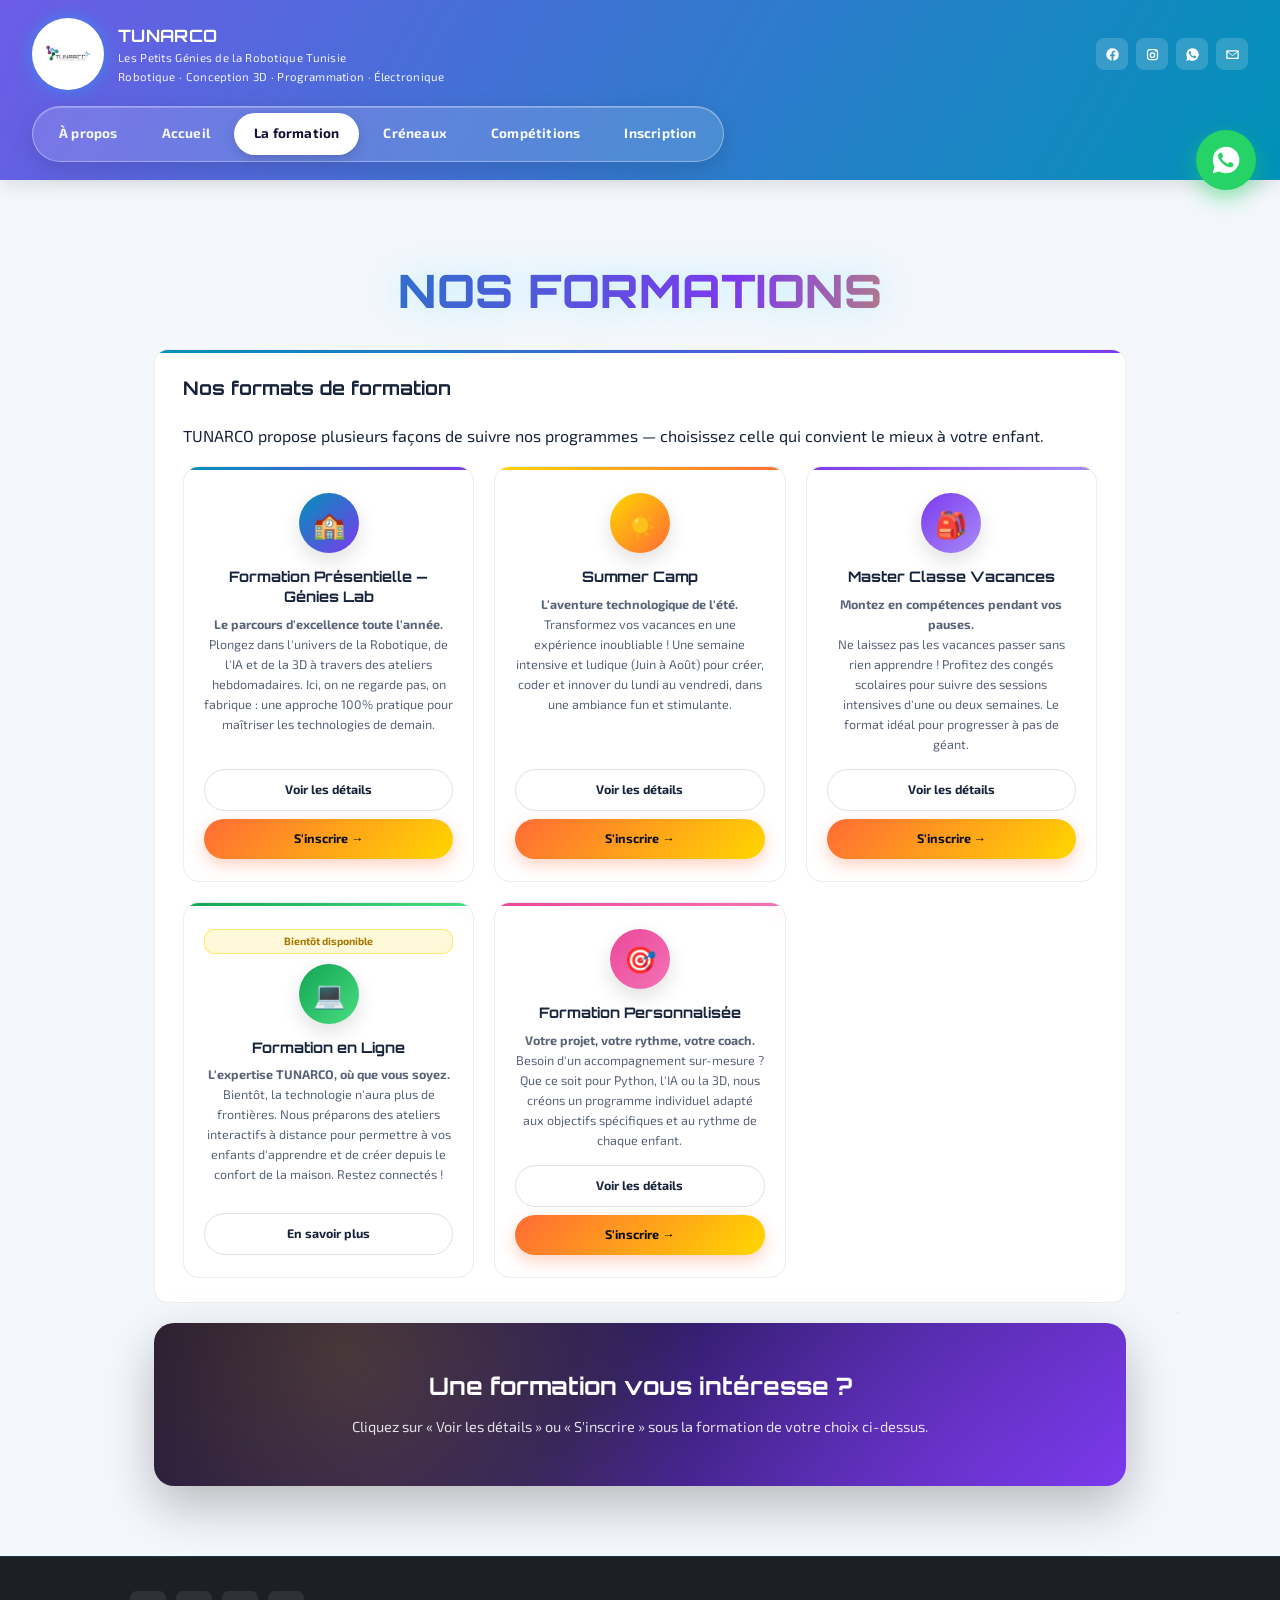
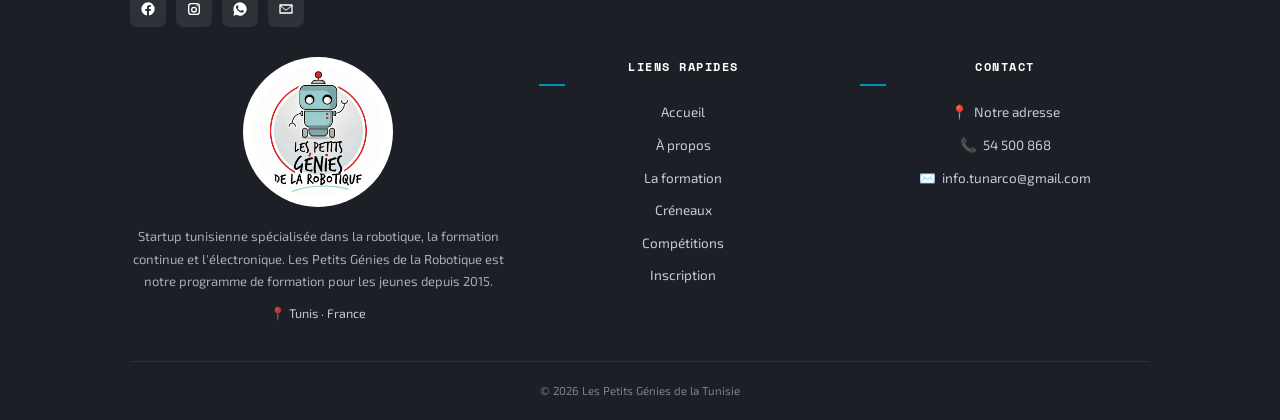
<file: formation.html>
<!DOCTYPE html>
<html lang="fr">
<head>
<meta charset="UTF-8">
<title>Détails de la formation — Les Petits Génies de la Tunisie</title>
<meta name="viewport" content="width=device-width, initial-scale=1.0">
<link rel="preconnect" href="https://fonts.googleapis.com">
<link rel="preconnect" href="https://fonts.gstatic.com" crossorigin>
<link href="https://fonts.googleapis.com/css2?family=Orbitron:wght@500;700;800;900&family=Exo+2:wght@300;400;500;600;700&family=Space+Mono:wght@400;700&display=swap" rel="stylesheet">
<link rel="stylesheet" href="style.css">
</head>
<body>
<div id="pageTransition"></div>
<a href="https://wa.me/21654500868" target="_blank" rel="noopener" class="whatsapp-float" aria-label="WhatsApp"><svg viewBox="0 0 24 24"><path d="M12 2a10 10 0 0 0-8.6 15L2 22l5.1-1.3A10 10 0 1 0 12 2zm5.8 14.2c-.2.6-1.4 1.2-1.9 1.2-.5.1-1.1.1-1.8-.1-.4-.1-1-.3-1.7-.6-3-1.3-4.9-4.3-5.1-4.5-.1-.2-1.2-1.6-1.2-3s.8-2.1 1-2.4c.2-.2.5-.3.7-.3h.5c.2 0 .4 0 .6.4.2.5.7 1.7.8 1.9.1.2.1.4 0 .6-.1.2-.2.3-.3.5-.2.2-.3.3-.5.5-.2.2-.3.4-.1.7.2.3.8 1.3 1.7 2.1 1.2 1 2.1 1.4 2.5 1.6.3.1.5.1.7-.1.2-.2.7-.8.9-1.1.2-.3.4-.2.6-.1.2.1 1.6.7 1.8.9.2.1.4.2.4.3.1.2.1.7-.1 1.3z"/></svg></a>
<header class="site-header">
  <div class="brand">
    <img class="logo-img" src="assets/logo-tunarco.png" alt="Logo TUNARCO">
    <div class="brand-text">
      <h1>TUNARCO</h1>
      <span>Les Petits Génies de la Robotique Tunisie</span>
      <span>Robotique · Conception 3D · Programmation · Électronique</span>
    </div>
  </div>
  <div class="header-social">
    <a href="https://www.facebook.com/lespetitsgeniesdelarobotique/" target="_blank" rel="noopener" aria-label="Facebook"><svg viewBox="0 0 24 24"><path d="M22 12a10 10 0 1 0-11.6 9.9v-7H7.9V12h2.5V9.8c0-2.5 1.5-3.9 3.8-3.9 1.1 0 2.2.2 2.2.2v2.4h-1.3c-1.2 0-1.6.7-1.6 1.6V12h2.8l-.4 2.9h-2.4v7A10 10 0 0 0 22 12z"/></svg></a>
    <a href="https://www.instagram.com/lpgt55/" target="_blank" rel="noopener" aria-label="Instagram"><svg viewBox="0 0 24 24"><path d="M8 3h8a5 5 0 0 1 5 5v8a5 5 0 0 1-5 5H8a5 5 0 0 1-5-5V8a5 5 0 0 1 5-5zm0 2a3 3 0 0 0-3 3v8a3 3 0 0 0 3 3h8a3 3 0 0 0 3-3V8a3 3 0 0 0-3-3H8zm4 3.5A4.5 4.5 0 1 1 7.5 13 4.5 4.5 0 0 1 12 8.5zm0 2A2.5 2.5 0 1 0 14.5 13 2.5 2.5 0 0 0 12 10.5zM17.8 6.7a1 1 0 1 1-1-1 1 1 0 0 1 1 1z"/></svg></a>
    <a href="https://wa.me/21654500868" target="_blank" rel="noopener" aria-label="WhatsApp"><svg viewBox="0 0 24 24"><path d="M12 2a10 10 0 0 0-8.6 15L2 22l5.1-1.3A10 10 0 1 0 12 2zm5.8 14.2c-.2.6-1.4 1.2-1.9 1.2-.5.1-1.1.1-1.8-.1-.4-.1-1-.3-1.7-.6-3-1.3-4.9-4.3-5.1-4.5-.1-.2-1.2-1.6-1.2-3s.8-2.1 1-2.4c.2-.2.5-.3.7-.3h.5c.2 0 .4 0 .6.4.2.5.7 1.7.8 1.9.1.2.1.4 0 .6-.1.2-.2.3-.3.5-.2.2-.3.3-.5.5-.2.2-.3.4-.1.7.2.3.8 1.3 1.7 2.1 1.2 1 2.1 1.4 2.5 1.6.3.1.5.1.7-.1.2-.2.7-.8.9-1.1.2-.3.4-.2.6-.1.2.1 1.6.7 1.8.9.2.1.4.2.4.3.1.2.1.7-.1 1.3z"/></svg></a>
    <a href="https://mail.google.com/mail/?view=cm&fs=1&to=info.tunarco@gmail.com" target="_blank" rel="noopener" aria-label="Email"><svg viewBox="0 0 24 24"><path d="M3 5h18a1 1 0 0 1 1 1v12a1 1 0 0 1-1 1H3a1 1 0 0 1-1-1V6a1 1 0 0 1 1-1zm1.4 2 7.6 6 7.6-6H4.4zM20 8.2l-8 6.3-8-6.3V17h16V8.2z"/></svg></a>
  </div>
  <nav class="main-nav">
    <a href="apropos.html">À propos</a>
    <a href="index.html">Accueil</a>
    <a href="formation.html" class="active">La formation</a>
    <a href="creneaux.html">Créneaux</a>
    <a href="planning-competitions.html">Compétitions</a>
    <a href="inscription.html">Inscription</a>
  </nav>
</header>

<main>
  <section class="page-banner">
    <h2 class="admission-title">NOS FORMATIONS</h2>
  </section>

  <div class="card">
    <h3>Nos formats de formation</h3>
    <p>TUNARCO propose plusieurs façons de suivre nos programmes — choisissez celle qui convient le mieux à votre enfant.</p>
    <div class="format-grid">
      <div class="format-card">
        <div class="format-icon format-icon-1">🏫</div>
        <h4>Formation Présentielle — Génies Lab</h4>
        <p><strong>Le parcours d'excellence toute l'année.</strong><br>Plongez dans l'univers de la Robotique, de l'IA et de la 3D à travers des ateliers hebdomadaires. Ici, on ne regarde pas, on fabrique : une approche 100% pratique pour maîtriser les technologies de demain.</p>
        <div class="format-actions">
          <a class="format-btn format-btn-secondary" href="genies-lab.html">Voir les détails</a>
          <a class="format-btn format-btn-primary" href="inscription.html">S'inscrire →</a>
        </div>
      </div>
      <div class="format-card">
        <div class="format-icon format-icon-2">☀️</div>
        <h4>Summer Camp</h4>
        <p><strong>L'aventure technologique de l'été.</strong><br>Transformez vos vacances en une expérience inoubliable ! Une semaine intensive et ludique (Juin à Août) pour créer, coder et innover du lundi au vendredi, dans une ambiance fun et stimulante.</p>
        <div class="format-actions">
          <a class="format-btn format-btn-secondary" href="summer-camp.html">Voir les détails</a>
          <a class="format-btn format-btn-primary" href="summer-camp.html#reserverForm">S'inscrire →</a>
        </div>
      </div>
      <div class="format-card">
        <div class="format-icon format-icon-3">🎒</div>
        <h4>Master Classe Vacances</h4>
        <p><strong>Montez en compétences pendant vos pauses.</strong><br>Ne laissez pas les vacances passer sans rien apprendre ! Profitez des congés scolaires pour suivre des sessions intensives d'une ou deux semaines. Le format idéal pour progresser à pas de géant.</p>
        <div class="format-actions">
          <a class="format-btn format-btn-secondary" href="master-classe-vacances.html">Voir les détails</a>
          <a class="format-btn format-btn-primary" href="master-classe-vacances.html#reserverForm">S'inscrire →</a>
        </div>
      </div>
      <div class="format-card">
        <span class="format-badge">Bientôt disponible</span>
        <div class="format-icon format-icon-4">💻</div>
        <h4>Formation en Ligne</h4>
        <p><strong>L'expertise TUNARCO, où que vous soyez.</strong><br>Bientôt, la technologie n'aura plus de frontières. Nous préparons des ateliers interactifs à distance pour permettre à vos enfants d'apprendre et de créer depuis le confort de la maison. Restez connectés !</p>
        <div class="format-actions">
          <a class="format-btn format-btn-secondary" href="formation-en-ligne.html">En savoir plus</a>
        </div>
      </div>
      <div class="format-card">
        <div class="format-icon format-icon-5">🎯</div>
        <h4>Formation Personnalisée</h4>
        <p><strong>Votre projet, votre rythme, votre coach.</strong><br>Besoin d'un accompagnement sur-mesure ? Que ce soit pour Python, l'IA ou la 3D, nous créons un programme individuel adapté aux objectifs spécifiques et au rythme de chaque enfant.</p>
        <div class="format-actions">
          <a class="format-btn format-btn-secondary" href="formation-personnalisee.html">Voir les détails</a>
          <a class="format-btn format-btn-primary" href="formation-personnalisee.html#reserverForm">S'inscrire →</a>
        </div>
      </div>
    </div>
  </div>

  <div class="cta-banner">
    <h3>Une formation vous intéresse ?</h3>
    <p>Cliquez sur « Voir les détails » ou « S'inscrire » sous la formation de votre choix ci-dessus.</p>
  </div>
</main>

<footer class="site-footer-dark">
  <div class="footer-social">
    <a href="https://www.facebook.com/lespetitsgeniesdelarobotique/" target="_blank" rel="noopener" aria-label="Facebook"><svg viewBox="0 0 24 24"><path d="M22 12a10 10 0 1 0-11.6 9.9v-7H7.9V12h2.5V9.8c0-2.5 1.5-3.9 3.8-3.9 1.1 0 2.2.2 2.2.2v2.4h-1.3c-1.2 0-1.6.7-1.6 1.6V12h2.8l-.4 2.9h-2.4v7A10 10 0 0 0 22 12z"/></svg></a>
    <a href="https://www.instagram.com/lpgt55/" target="_blank" rel="noopener" aria-label="Instagram"><svg viewBox="0 0 24 24"><path d="M8 3h8a5 5 0 0 1 5 5v8a5 5 0 0 1-5 5H8a5 5 0 0 1-5-5V8a5 5 0 0 1 5-5zm0 2a3 3 0 0 0-3 3v8a3 3 0 0 0 3 3h8a3 3 0 0 0 3-3V8a3 3 0 0 0-3-3H8zm4 3.5A4.5 4.5 0 1 1 7.5 13 4.5 4.5 0 0 1 12 8.5zm0 2A2.5 2.5 0 1 0 14.5 13 2.5 2.5 0 0 0 12 10.5zM17.8 6.7a1 1 0 1 1-1-1 1 1 0 0 1 1 1z"/></svg></a>
    <a href="https://wa.me/21654500868" target="_blank" rel="noopener" aria-label="WhatsApp"><svg viewBox="0 0 24 24"><path d="M12 2a10 10 0 0 0-8.6 15L2 22l5.1-1.3A10 10 0 1 0 12 2zm5.8 14.2c-.2.6-1.4 1.2-1.9 1.2-.5.1-1.1.1-1.8-.1-.4-.1-1-.3-1.7-.6-3-1.3-4.9-4.3-5.1-4.5-.1-.2-1.2-1.6-1.2-3s.8-2.1 1-2.4c.2-.2.5-.3.7-.3h.5c.2 0 .4 0 .6.4.2.5.7 1.7.8 1.9.1.2.1.4 0 .6-.1.2-.2.3-.3.5-.2.2-.3.3-.5.5-.2.2-.3.4-.1.7.2.3.8 1.3 1.7 2.1 1.2 1 2.1 1.4 2.5 1.6.3.1.5.1.7-.1.2-.2.7-.8.9-1.1.2-.3.4-.2.6-.1.2.1 1.6.7 1.8.9.2.1.4.2.4.3.1.2.1.7-.1 1.3z"/></svg></a>
    <a href="https://mail.google.com/mail/?view=cm&fs=1&to=info.tunarco@gmail.com" target="_blank" rel="noopener" aria-label="Email"><svg viewBox="0 0 24 24"><path d="M3 5h18a1 1 0 0 1 1 1v12a1 1 0 0 1-1 1H3a1 1 0 0 1-1-1V6a1 1 0 0 1 1-1zm1.4 2 7.6 6 7.6-6H4.4zM20 8.2l-8 6.3-8-6.3V17h16V8.2z"/></svg></a>
  </div>
  <div class="footer-columns">
    <div class="footer-col">
      <img src="assets/logo-petits-genies.png" alt="Logo Les Petits Génies de la Robotique" style="height:150px;width:150px;object-fit:contain;background:#fff;border-radius:50%;padding:10px;margin-bottom:12px;">
      <p>Startup tunisienne spécialisée dans la robotique, la formation continue et l'électronique. Les Petits Génies de la Robotique est notre programme de formation pour les jeunes depuis 2015.</p>
      <p style="margin-top:8px;font-size:12.5px;color:rgba(255,255,255,.75);">📍 Tunis · France</p>
    </div>
    <div class="footer-col">
      <h4>Liens rapides</h4>
      <a href="index.html">Accueil</a>
      <a href="apropos.html">À propos</a>
      <a href="formation.html">La formation</a>
      <a href="creneaux.html">Créneaux</a>
      <a href="planning-competitions.html">Compétitions</a>
      <a href="inscription.html">Inscription</a>
    </div>
    <div class="footer-col">
      <h4>Contact</h4>
      <a href="https://maps.app.goo.gl/1cRpveEhUmThUZqv9" target="_blank" rel="noopener"><span class="foot-icon">📍</span>Notre adresse</a>
      <a href="tel:+21654500868"><span class="foot-icon">📞</span>54 500 868</a>
      <a href="https://mail.google.com/mail/?view=cm&fs=1&to=info.tunarco@gmail.com" target="_blank" rel="noopener"><span class="foot-icon">✉️</span>info.tunarco@gmail.com</a>
    </div>
  </div>
  <p class="footer-copy">© 2026 Les Petits Génies de la Tunisie</p>
</footer>
<script src="assets/interactions.js"></script>
</body>
</html>
</file>
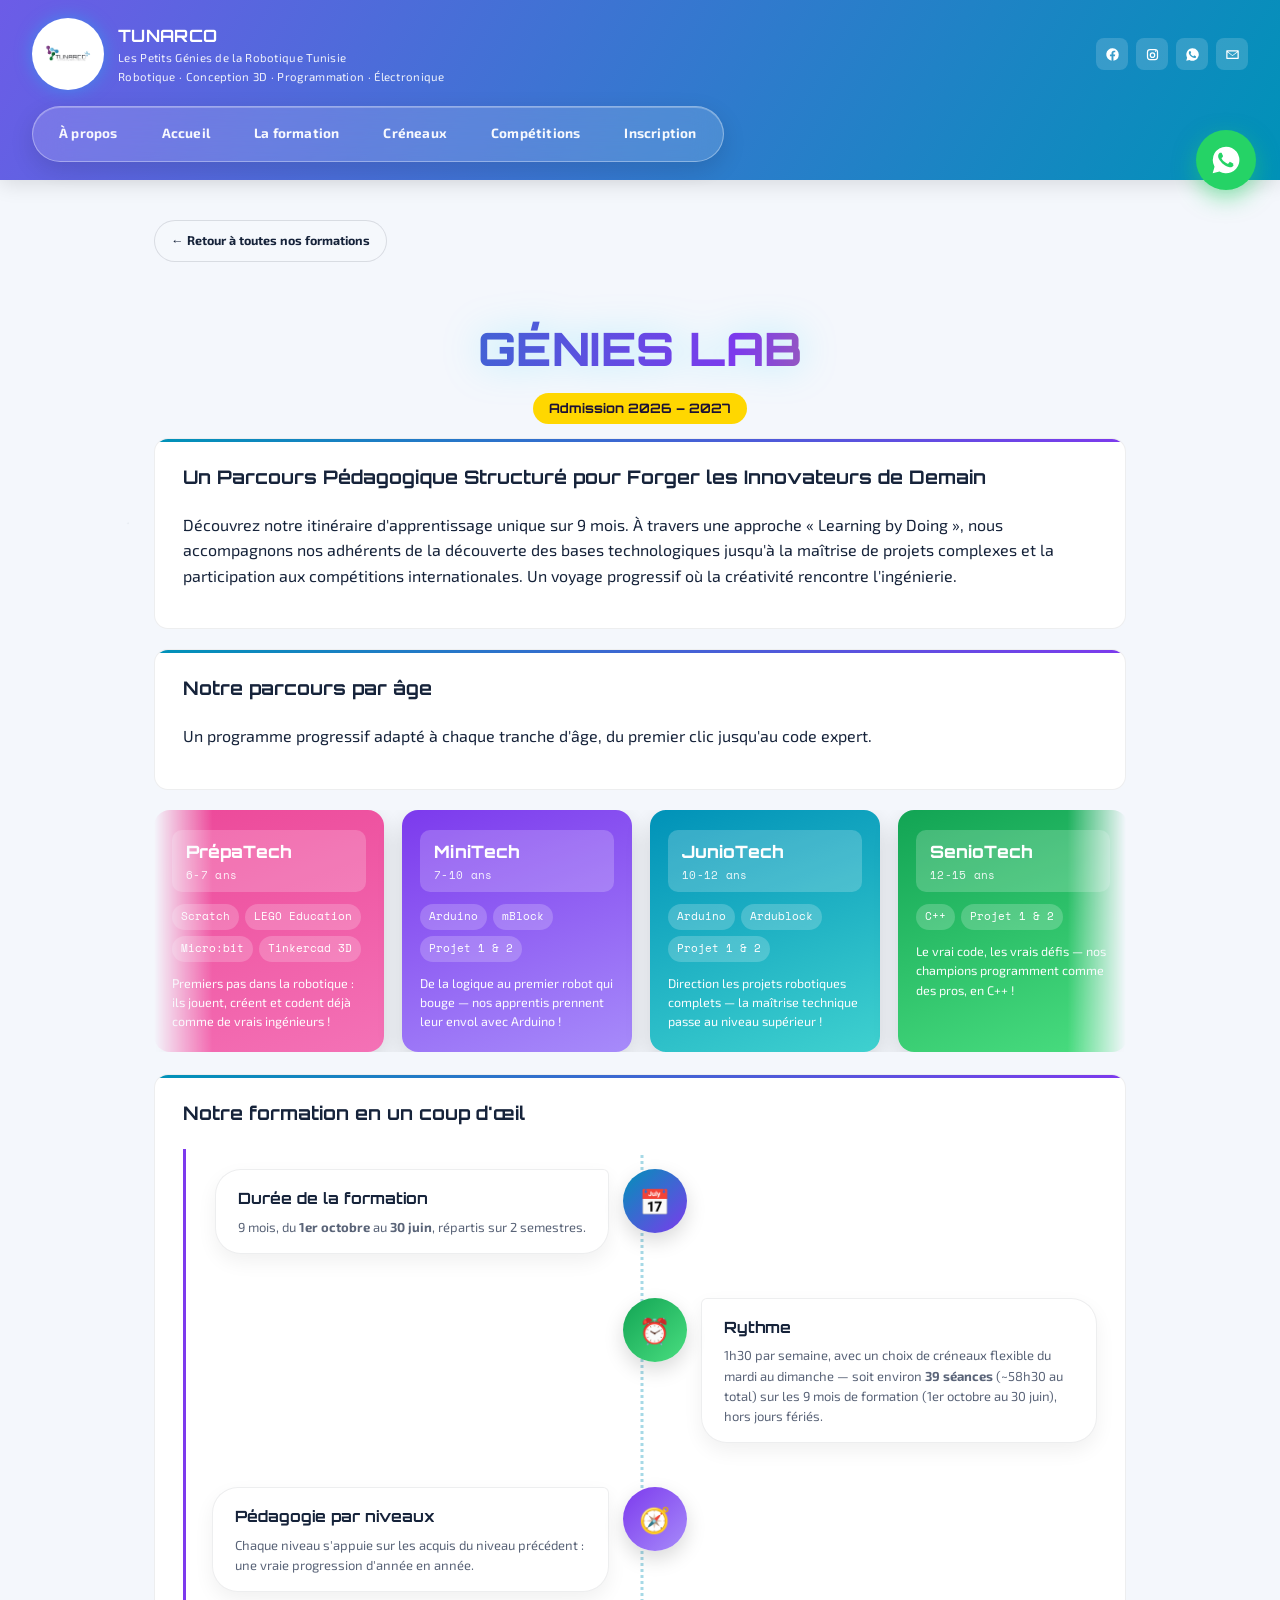
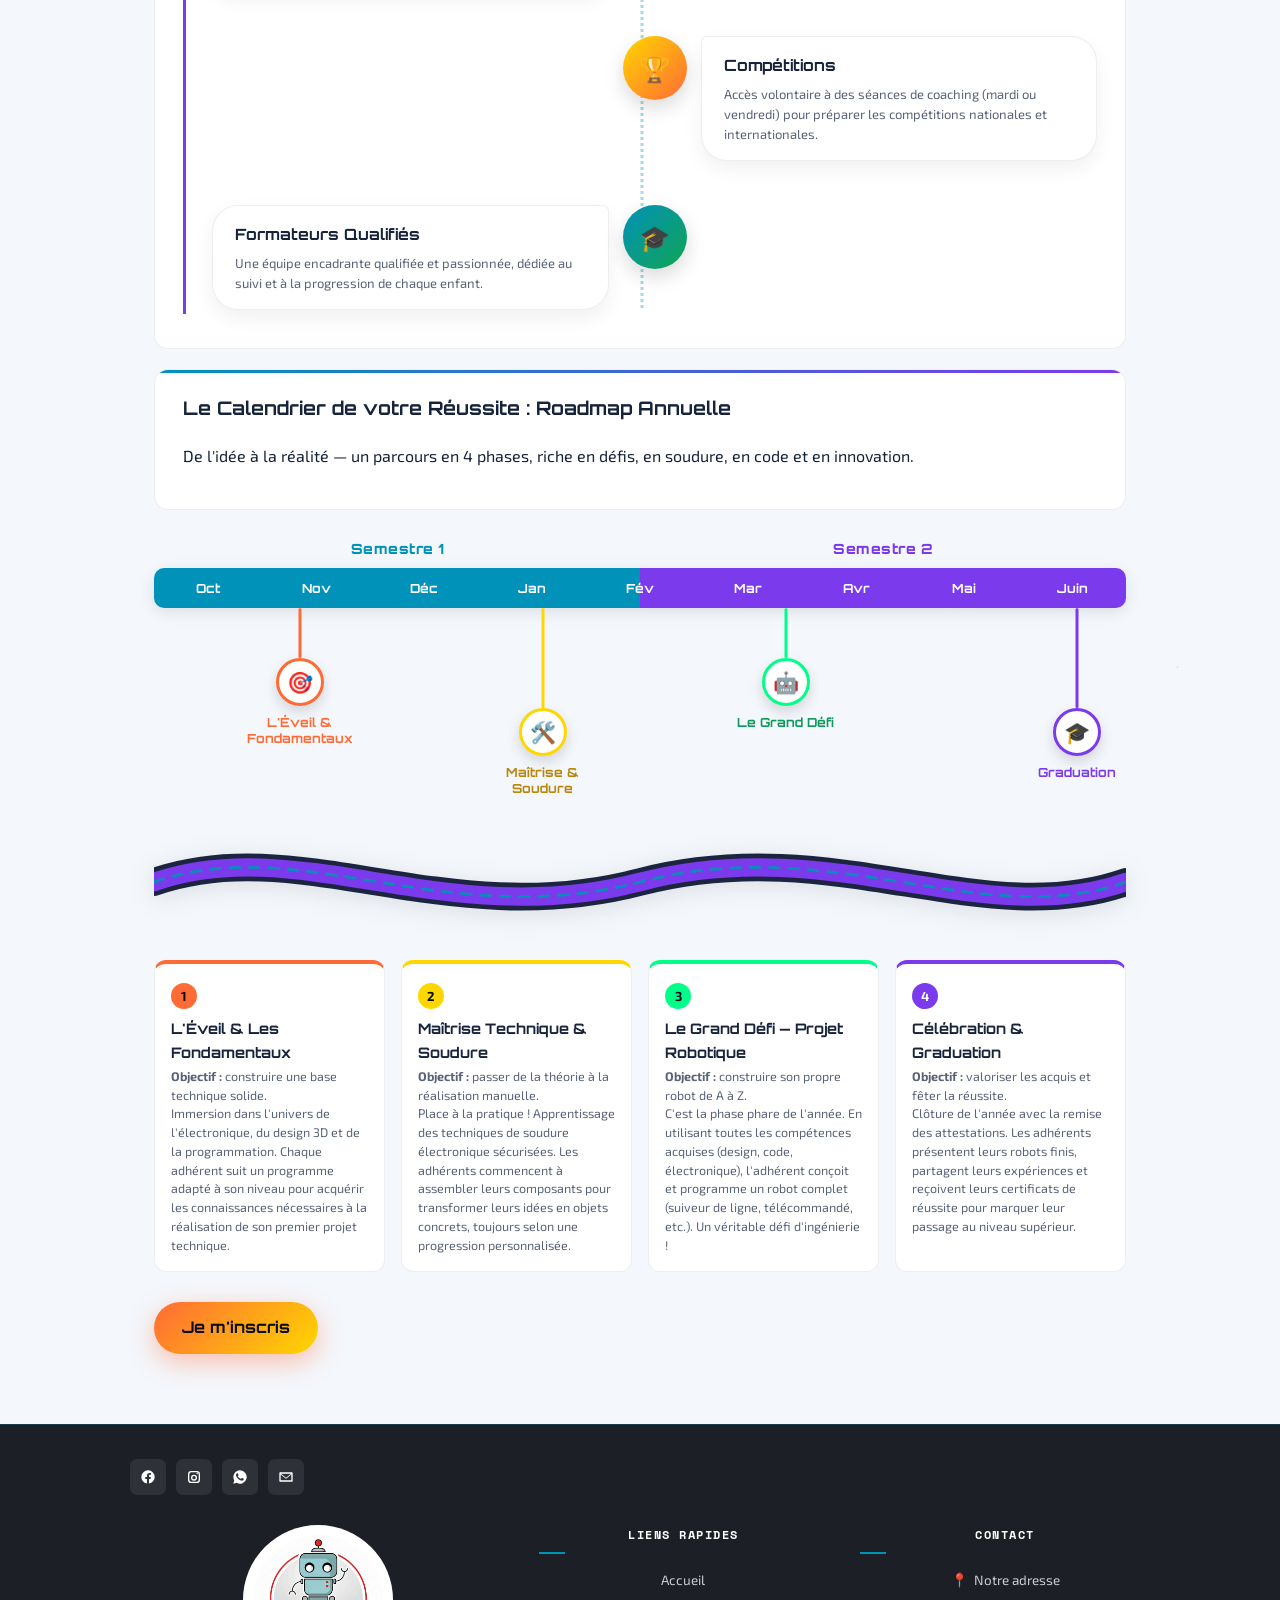
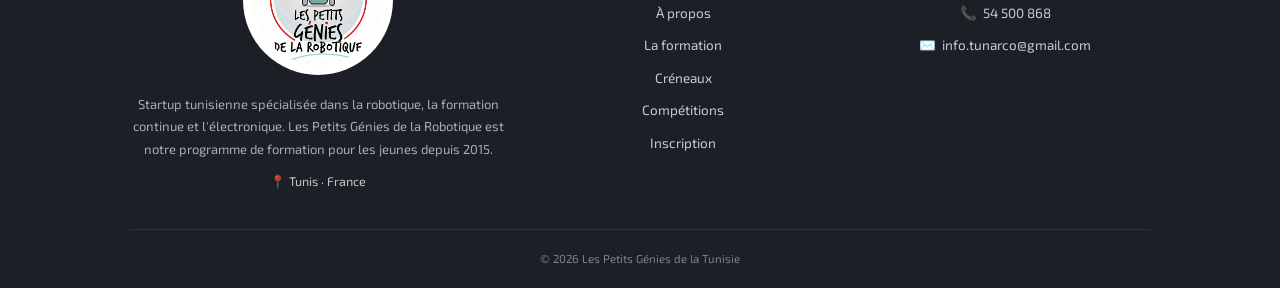
<file: genies-lab.html>
<!DOCTYPE html>
<html lang="fr">
<head>
<meta charset="UTF-8">
<title>Génies Lab — Les Petits Génies de la Tunisie</title>
<meta name="viewport" content="width=device-width, initial-scale=1.0">
<link rel="preconnect" href="https://fonts.googleapis.com">
<link rel="preconnect" href="https://fonts.gstatic.com" crossorigin>
<link href="https://fonts.googleapis.com/css2?family=Orbitron:wght@500;700;800;900&family=Exo+2:wght@300;400;500;600;700&family=Space+Mono:wght@400;700&display=swap" rel="stylesheet">
<link rel="stylesheet" href="style.css">
</head>
<body>
<div id="pageTransition"></div>
<a href="https://wa.me/21654500868" target="_blank" rel="noopener" class="whatsapp-float" aria-label="WhatsApp"><svg viewBox="0 0 24 24"><path d="M12 2a10 10 0 0 0-8.6 15L2 22l5.1-1.3A10 10 0 1 0 12 2zm5.8 14.2c-.2.6-1.4 1.2-1.9 1.2-.5.1-1.1.1-1.8-.1-.4-.1-1-.3-1.7-.6-3-1.3-4.9-4.3-5.1-4.5-.1-.2-1.2-1.6-1.2-3s.8-2.1 1-2.4c.2-.2.5-.3.7-.3h.5c.2 0 .4 0 .6.4.2.5.7 1.7.8 1.9.1.2.1.4 0 .6-.1.2-.2.3-.3.5-.2.2-.3.3-.5.5-.2.2-.3.4-.1.7.2.3.8 1.3 1.7 2.1 1.2 1 2.1 1.4 2.5 1.6.3.1.5.1.7-.1.2-.2.7-.8.9-1.1.2-.3.4-.2.6-.1.2.1 1.6.7 1.8.9.2.1.4.2.4.3.1.2.1.7-.1 1.3z"/></svg></a>
<header class="site-header">
  <div class="brand">
    <img class="logo-img" src="assets/logo-tunarco.png" alt="Logo TUNARCO">
    <div class="brand-text">
      <h1>TUNARCO</h1>
      <span>Les Petits Génies de la Robotique Tunisie</span>
      <span>Robotique · Conception 3D · Programmation · Électronique</span>
    </div>
  </div>
  <div class="header-social">
    <a href="https://www.facebook.com/lespetitsgeniesdelarobotique/" target="_blank" rel="noopener" aria-label="Facebook"><svg viewBox="0 0 24 24"><path d="M22 12a10 10 0 1 0-11.6 9.9v-7H7.9V12h2.5V9.8c0-2.5 1.5-3.9 3.8-3.9 1.1 0 2.2.2 2.2.2v2.4h-1.3c-1.2 0-1.6.7-1.6 1.6V12h2.8l-.4 2.9h-2.4v7A10 10 0 0 0 22 12z"/></svg></a>
    <a href="https://www.instagram.com/lpgt55/" target="_blank" rel="noopener" aria-label="Instagram"><svg viewBox="0 0 24 24"><path d="M8 3h8a5 5 0 0 1 5 5v8a5 5 0 0 1-5 5H8a5 5 0 0 1-5-5V8a5 5 0 0 1 5-5zm0 2a3 3 0 0 0-3 3v8a3 3 0 0 0 3 3h8a3 3 0 0 0 3-3V8a3 3 0 0 0-3-3H8zm4 3.5A4.5 4.5 0 1 1 7.5 13 4.5 4.5 0 0 1 12 8.5zm0 2A2.5 2.5 0 1 0 14.5 13 2.5 2.5 0 0 0 12 10.5zM17.8 6.7a1 1 0 1 1-1-1 1 1 0 0 1 1 1z"/></svg></a>
    <a href="https://wa.me/21654500868" target="_blank" rel="noopener" aria-label="WhatsApp"><svg viewBox="0 0 24 24"><path d="M12 2a10 10 0 0 0-8.6 15L2 22l5.1-1.3A10 10 0 1 0 12 2zm5.8 14.2c-.2.6-1.4 1.2-1.9 1.2-.5.1-1.1.1-1.8-.1-.4-.1-1-.3-1.7-.6-3-1.3-4.9-4.3-5.1-4.5-.1-.2-1.2-1.6-1.2-3s.8-2.1 1-2.4c.2-.2.5-.3.7-.3h.5c.2 0 .4 0 .6.4.2.5.7 1.7.8 1.9.1.2.1.4 0 .6-.1.2-.2.3-.3.5-.2.2-.3.3-.5.5-.2.2-.3.4-.1.7.2.3.8 1.3 1.7 2.1 1.2 1 2.1 1.4 2.5 1.6.3.1.5.1.7-.1.2-.2.7-.8.9-1.1.2-.3.4-.2.6-.1.2.1 1.6.7 1.8.9.2.1.4.2.4.3.1.2.1.7-.1 1.3z"/></svg></a>
    <a href="https://mail.google.com/mail/?view=cm&fs=1&to=info.tunarco@gmail.com" target="_blank" rel="noopener" aria-label="Email"><svg viewBox="0 0 24 24"><path d="M3 5h18a1 1 0 0 1 1 1v12a1 1 0 0 1-1 1H3a1 1 0 0 1-1-1V6a1 1 0 0 1 1-1zm1.4 2 7.6 6 7.6-6H4.4zM20 8.2l-8 6.3-8-6.3V17h16V8.2z"/></svg></a>
  </div>
  <nav class="main-nav">
    <a href="apropos.html">À propos</a>
    <a href="index.html">Accueil</a>
    <a href="formation.html">La formation</a>
    <a href="creneaux.html">Créneaux</a>
    <a href="planning-competitions.html">Compétitions</a>
    <a href="inscription.html">Inscription</a>
  </nav>
</header>

<main>
  <div style="margin:0 0 16px;">
    <a href="formation.html" class="format-btn format-btn-secondary" style="display:inline-block;">← Retour à toutes nos formations</a>
  </div>

  <section class="page-banner">
    <h2 class="admission-title">GÉNIES LAB</h2>
    <span class="year-badge">Admission 2026 – 2027</span>
  </section>

  <div class="card">
    <h3>Un Parcours Pédagogique Structuré pour Forger les Innovateurs de Demain</h3>
    <p>
      Découvrez notre itinéraire d'apprentissage unique sur 9 mois. À travers une approche
      « Learning by Doing », nous accompagnons nos adhérents de la découverte des bases technologiques
      jusqu'à la maîtrise de projets complexes et la participation aux compétitions internationales.
      Un voyage progressif où la créativité rencontre l'ingénierie.
    </p>
  </div>

  <div class="card">
    <h3>Notre parcours par âge</h3>
    <p>Un programme progressif adapté à chaque tranche d'âge, du premier clic jusqu'au code expert.</p>
  </div>

  <div class="age-track-wrap">
    <div class="age-track">
      <div class="age-card age-c1">
        <span class="age-badge">PrépaTech<small>6-7 ans</small></span>
        <div class="age-tools">
          <span class="age-tool">Scratch</span>
          <span class="age-tool">LEGO Education</span>
          <span class="age-tool">Micro:bit</span>
          <span class="age-tool">Tinkercad 3D</span>
        </div>
        <p class="age-tagline">Premiers pas dans la robotique : ils jouent, créent et codent déjà comme de vrais ingénieurs !</p>
      </div>
      <div class="age-card age-c2">
        <span class="age-badge">MiniTech<small>7-10 ans</small></span>
        <div class="age-tools">
          <span class="age-tool">Arduino</span>
          <span class="age-tool">mBlock</span>
          <span class="age-tool">Projet 1 &amp; 2</span>
        </div>
        <p class="age-tagline">De la logique au premier robot qui bouge — nos apprentis prennent leur envol avec Arduino !</p>
      </div>
      <div class="age-card age-c3">
        <span class="age-badge">JunioTech<small>10-12 ans</small></span>
        <div class="age-tools">
          <span class="age-tool">Arduino</span>
          <span class="age-tool">Ardublock</span>
          <span class="age-tool">Projet 1 &amp; 2</span>
        </div>
        <p class="age-tagline">Direction les projets robotiques complets — la maîtrise technique passe au niveau supérieur !</p>
      </div>
      <div class="age-card age-c4">
        <span class="age-badge">SenioTech<small>12-15 ans</small></span>
        <div class="age-tools">
          <span class="age-tool">C++</span>
          <span class="age-tool">Projet 1 &amp; 2</span>
        </div>
        <p class="age-tagline">Le vrai code, les vrais défis — nos champions programment comme des pros, en C++ !</p>
      </div>
      <div class="age-card age-c5">
        <span class="age-badge">Master<small>15+ ans</small></span>
        <div class="age-tools">
          <span class="age-tool">ESP32</span>
          <span class="age-tool">IoT</span>
        </div>
        <p class="age-tagline">Niveau expert : l'IoT et les systèmes connectés n'ont plus aucun secret pour eux !</p>
      </div>
      <!-- duplicate set for seamless loop -->
      <div class="age-card age-c1" aria-hidden="true">
        <span class="age-badge">PrépaTech<small>6-7 ans</small></span>
        <div class="age-tools">
          <span class="age-tool">Scratch</span>
          <span class="age-tool">LEGO Education</span>
          <span class="age-tool">Micro:bit</span>
          <span class="age-tool">Tinkercad 3D</span>
        </div>
        <p class="age-tagline">Premiers pas dans la robotique : ils jouent, créent et codent déjà comme de vrais ingénieurs !</p>
      </div>
      <div class="age-card age-c2" aria-hidden="true">
        <span class="age-badge">MiniTech<small>7-10 ans</small></span>
        <div class="age-tools">
          <span class="age-tool">Arduino</span>
          <span class="age-tool">mBlock</span>
          <span class="age-tool">Projet 1 &amp; 2</span>
        </div>
        <p class="age-tagline">De la logique au premier robot qui bouge — nos apprentis prennent leur envol avec Arduino !</p>
      </div>
      <div class="age-card age-c3" aria-hidden="true">
        <span class="age-badge">JunioTech<small>10-12 ans</small></span>
        <div class="age-tools">
          <span class="age-tool">Arduino</span>
          <span class="age-tool">Ardublock</span>
          <span class="age-tool">Projet 1 &amp; 2</span>
        </div>
        <p class="age-tagline">Direction les projets robotiques complets — la maîtrise technique passe au niveau supérieur !</p>
      </div>
      <div class="age-card age-c4" aria-hidden="true">
        <span class="age-badge">SenioTech<small>12-15 ans</small></span>
        <div class="age-tools">
          <span class="age-tool">C++</span>
          <span class="age-tool">Projet 1 &amp; 2</span>
        </div>
        <p class="age-tagline">Le vrai code, les vrais défis — nos champions programment comme des pros, en C++ !</p>
      </div>
      <div class="age-card age-c5" aria-hidden="true">
        <span class="age-badge">Master<small>15+ ans</small></span>
        <div class="age-tools">
          <span class="age-tool">ESP32</span>
          <span class="age-tool">IoT</span>
        </div>
        <p class="age-tagline">Niveau expert : l'IoT et les systèmes connectés n'ont plus aucun secret pour eux !</p>
      </div>
    </div>
  </div>

  <div class="card">
    <h3>Notre formation en un coup d'œil</h3>
    <div class="timeline">
      <div class="timeline-item timeline-c1" style="animation-delay:.05s;">
        <div class="timeline-icon-wrap">
          📅
        </div>
        <div class="timeline-card">
          <h4>Durée de la formation</h4>
          <p>9 mois, du <strong>1er octobre</strong> au <strong>30 juin</strong>, répartis sur 2 semestres.</p>
        </div>
      </div>
      <div class="timeline-item timeline-c2" style="animation-delay:.15s;">
        <div class="timeline-icon-wrap">
          ⏰
        </div>
        <div class="timeline-card">
          <h4>Rythme</h4>
          <p>1h30 par semaine, avec un choix de créneaux flexible du mardi au dimanche — soit environ <strong>39 séances</strong> (~58h30 au total) sur les 9 mois de formation (1er octobre au 30 juin), hors jours fériés.</p>
        </div>
      </div>
      <div class="timeline-item timeline-c3" style="animation-delay:.25s;">
        <div class="timeline-icon-wrap">
          🧭
        </div>
        <div class="timeline-card">
          <h4>Pédagogie par niveaux</h4>
          <p>Chaque niveau s'appuie sur les acquis du niveau précédent : une vraie progression d'année en année.</p>
        </div>
      </div>
      <div class="timeline-item timeline-c4" style="animation-delay:.35s;">
        <div class="timeline-icon-wrap">
          🏆
        </div>
        <div class="timeline-card">
          <h4>Compétitions</h4>
          <p>Accès volontaire à des séances de coaching (mardi ou vendredi) pour préparer les compétitions nationales et internationales.</p>
        </div>
      </div>
      <div class="timeline-item timeline-c5" style="animation-delay:.45s;">
        <div class="timeline-icon-wrap">
          🎓
        </div>
        <div class="timeline-card">
          <h4>Formateurs Qualifiés</h4>
          <p>Une équipe encadrante qualifiée et passionnée, dédiée au suivi et à la progression de chaque enfant.</p>
        </div>
      </div>
    </div>
  </div>

  <div class="card">
    <h3>Le Calendrier de votre Réussite : Roadmap Annuelle</h3>
    <p>De l'idée à la réalité — un parcours en 4 phases, riche en défis, en soudure, en code et en innovation.</p>
  </div>

  <div class="journey-wrap">
    <div class="semester-caption-top">
      <span class="semester-label-big sem1">Semestre 1</span>
      <span class="semester-label-big sem2">Semestre 2</span>
    </div>
    <div class="month-band">
      <span class="month-chip mc1">Oct</span>
      <span class="month-chip mc1">Nov</span>
      <span class="month-chip mc1">Déc</span>
      <span class="month-chip mc1">Jan</span>
      <span class="month-chip mc-split">Fév</span>
      <span class="month-chip mc2">Mar</span>
      <span class="month-chip mc2">Avr</span>
      <span class="month-chip mc2">Mai</span>
      <span class="month-chip mc2">Juin</span>
    </div>

    <div class="journey-connectors">
      <div class="journey-line jl1" style="left:15%;height:50px;animation-delay:.05s;"></div>
      <div class="journey-node jn1" style="left:15%;top:50px;animation-delay:.15s;"><span>🎯</span></div>
      <div class="journey-node-label jnl1" style="left:15%;top:106px;animation-delay:.3s;">L'Éveil &amp; Fondamentaux</div>

      <div class="journey-line jl2" style="left:40%;height:100px;animation-delay:.15s;"></div>
      <div class="journey-node jn2" style="left:40%;top:100px;animation-delay:.25s;"><span>🛠️</span></div>
      <div class="journey-node-label jnl2" style="left:40%;top:156px;animation-delay:.4s;">Maîtrise &amp; Soudure</div>

      <div class="journey-line jl3" style="left:65%;height:50px;animation-delay:.25s;"></div>
      <div class="journey-node jn3" style="left:65%;top:50px;animation-delay:.35s;"><span>🤖</span></div>
      <div class="journey-node-label jnl3" style="left:65%;top:106px;animation-delay:.5s;">Le Grand Défi</div>

      <div class="journey-line jl4" style="left:95%;height:100px;animation-delay:.35s;"></div>
      <div class="journey-node jn4" style="left:95%;top:100px;animation-delay:.45s;"><span>🎓</span></div>
      <div class="journey-node-label jnl4" style="left:95%;top:156px;animation-delay:.6s;">Graduation</div>
    </div>

    <svg class="journey-road-svg" viewBox="0 0 1000 130" preserveAspectRatio="none" aria-hidden="true">
      <path class="journey-road-border" d="M0 65 C 150 10,300 120,500 65 C 700 10,850 120,1000 65" />
      <path class="journey-road-fill" d="M0 65 C 150 10,300 120,500 65 C 700 10,850 120,1000 65" />
      <path class="journey-road-dash" d="M0 65 C 150 10,300 120,500 65 C 700 10,850 120,1000 65" />
    </svg>
  </div>

  <div class="road-cards">
    <div class="road-card rc1">
      <span class="rc-num">1</span>
      <h4>L'Éveil &amp; Les Fondamentaux</h4>
      <p><strong>Objectif :</strong> construire une base technique solide.</p>
      <p>Immersion dans l'univers de l'électronique, du design 3D et de la programmation. Chaque adhérent suit un programme adapté à son niveau pour acquérir les connaissances nécessaires à la réalisation de son premier projet technique.</p>
    </div>
    <div class="road-card rc2">
      <span class="rc-num">2</span>
      <h4>Maîtrise Technique &amp; Soudure</h4>
      <p><strong>Objectif :</strong> passer de la théorie à la réalisation manuelle.</p>
      <p>Place à la pratique ! Apprentissage des techniques de soudure électronique sécurisées. Les adhérents commencent à assembler leurs composants pour transformer leurs idées en objets concrets, toujours selon une progression personnalisée.</p>
    </div>
    <div class="road-card rc3">
      <span class="rc-num">3</span>
      <h4>Le Grand Défi — Projet Robotique</h4>
      <p><strong>Objectif :</strong> construire son propre robot de A à Z.</p>
      <p>C'est la phase phare de l'année. En utilisant toutes les compétences acquises (design, code, électronique), l'adhérent conçoit et programme un robot complet (suiveur de ligne, télécommandé, etc.). Un véritable défi d'ingénierie !</p>
    </div>
    <div class="road-card rc5">
      <span class="rc-num">4</span>
      <h4>Célébration &amp; Graduation</h4>
      <p><strong>Objectif :</strong> valoriser les acquis et fêter la réussite.</p>
      <p>Clôture de l'année avec la remise des attestations. Les adhérents présentent leurs robots finis, partagent leurs expériences et reçoivent leurs certificats de réussite pour marquer leur passage au niveau supérieur.</p>
    </div>
  </div>

  <a class="cta" href="inscription.html">Je m'inscris</a>
</main>

<footer class="site-footer-dark">
  <div class="footer-social">
    <a href="https://www.facebook.com/lespetitsgeniesdelarobotique/" target="_blank" rel="noopener" aria-label="Facebook"><svg viewBox="0 0 24 24"><path d="M22 12a10 10 0 1 0-11.6 9.9v-7H7.9V12h2.5V9.8c0-2.5 1.5-3.9 3.8-3.9 1.1 0 2.2.2 2.2.2v2.4h-1.3c-1.2 0-1.6.7-1.6 1.6V12h2.8l-.4 2.9h-2.4v7A10 10 0 0 0 22 12z"/></svg></a>
    <a href="https://www.instagram.com/lpgt55/" target="_blank" rel="noopener" aria-label="Instagram"><svg viewBox="0 0 24 24"><path d="M8 3h8a5 5 0 0 1 5 5v8a5 5 0 0 1-5 5H8a5 5 0 0 1-5-5V8a5 5 0 0 1 5-5zm0 2a3 3 0 0 0-3 3v8a3 3 0 0 0 3 3h8a3 3 0 0 0 3-3V8a3 3 0 0 0-3-3H8zm4 3.5A4.5 4.5 0 1 1 7.5 13 4.5 4.5 0 0 1 12 8.5zm0 2A2.5 2.5 0 1 0 14.5 13 2.5 2.5 0 0 0 12 10.5zM17.8 6.7a1 1 0 1 1-1-1 1 1 0 0 1 1 1z"/></svg></a>
    <a href="https://wa.me/21654500868" target="_blank" rel="noopener" aria-label="WhatsApp"><svg viewBox="0 0 24 24"><path d="M12 2a10 10 0 0 0-8.6 15L2 22l5.1-1.3A10 10 0 1 0 12 2zm5.8 14.2c-.2.6-1.4 1.2-1.9 1.2-.5.1-1.1.1-1.8-.1-.4-.1-1-.3-1.7-.6-3-1.3-4.9-4.3-5.1-4.5-.1-.2-1.2-1.6-1.2-3s.8-2.1 1-2.4c.2-.2.5-.3.7-.3h.5c.2 0 .4 0 .6.4.2.5.7 1.7.8 1.9.1.2.1.4 0 .6-.1.2-.2.3-.3.5-.2.2-.3.3-.5.5-.2.2-.3.4-.1.7.2.3.8 1.3 1.7 2.1 1.2 1 2.1 1.4 2.5 1.6.3.1.5.1.7-.1.2-.2.7-.8.9-1.1.2-.3.4-.2.6-.1.2.1 1.6.7 1.8.9.2.1.4.2.4.3.1.2.1.7-.1 1.3z"/></svg></a>
    <a href="https://mail.google.com/mail/?view=cm&fs=1&to=info.tunarco@gmail.com" target="_blank" rel="noopener" aria-label="Email"><svg viewBox="0 0 24 24"><path d="M3 5h18a1 1 0 0 1 1 1v12a1 1 0 0 1-1 1H3a1 1 0 0 1-1-1V6a1 1 0 0 1 1-1zm1.4 2 7.6 6 7.6-6H4.4zM20 8.2l-8 6.3-8-6.3V17h16V8.2z"/></svg></a>
  </div>
  <div class="footer-columns">
    <div class="footer-col">
      <img src="assets/logo-petits-genies.png" alt="Logo Les Petits Génies de la Robotique" style="height:150px;width:150px;object-fit:contain;background:#fff;border-radius:50%;padding:10px;margin-bottom:12px;">
      <p>Startup tunisienne spécialisée dans la robotique, la formation continue et l'électronique. Les Petits Génies de la Robotique est notre programme de formation pour les jeunes depuis 2015.</p>
      <p style="margin-top:8px;font-size:12.5px;color:rgba(255,255,255,.75);">📍 Tunis · France</p>
    </div>
    <div class="footer-col">
      <h4>Liens rapides</h4>
      <a href="index.html">Accueil</a>
      <a href="apropos.html">À propos</a>
      <a href="formation.html">La formation</a>
      <a href="creneaux.html">Créneaux</a>
      <a href="planning-competitions.html">Compétitions</a>
      <a href="inscription.html">Inscription</a>
    </div>
    <div class="footer-col">
      <h4>Contact</h4>
      <a href="https://maps.app.goo.gl/1cRpveEhUmThUZqv9" target="_blank" rel="noopener"><span class="foot-icon">📍</span>Notre adresse</a>
      <a href="tel:+21654500868"><span class="foot-icon">📞</span>54 500 868</a>
      <a href="https://mail.google.com/mail/?view=cm&fs=1&to=info.tunarco@gmail.com" target="_blank" rel="noopener"><span class="foot-icon">✉️</span>info.tunarco@gmail.com</a>
    </div>
  </div>
  <p class="footer-copy">© 2026 Les Petits Génies de la Tunisie</p>
</footer>
<script src="assets/interactions.js"></script>
</body>
</html>
</file>
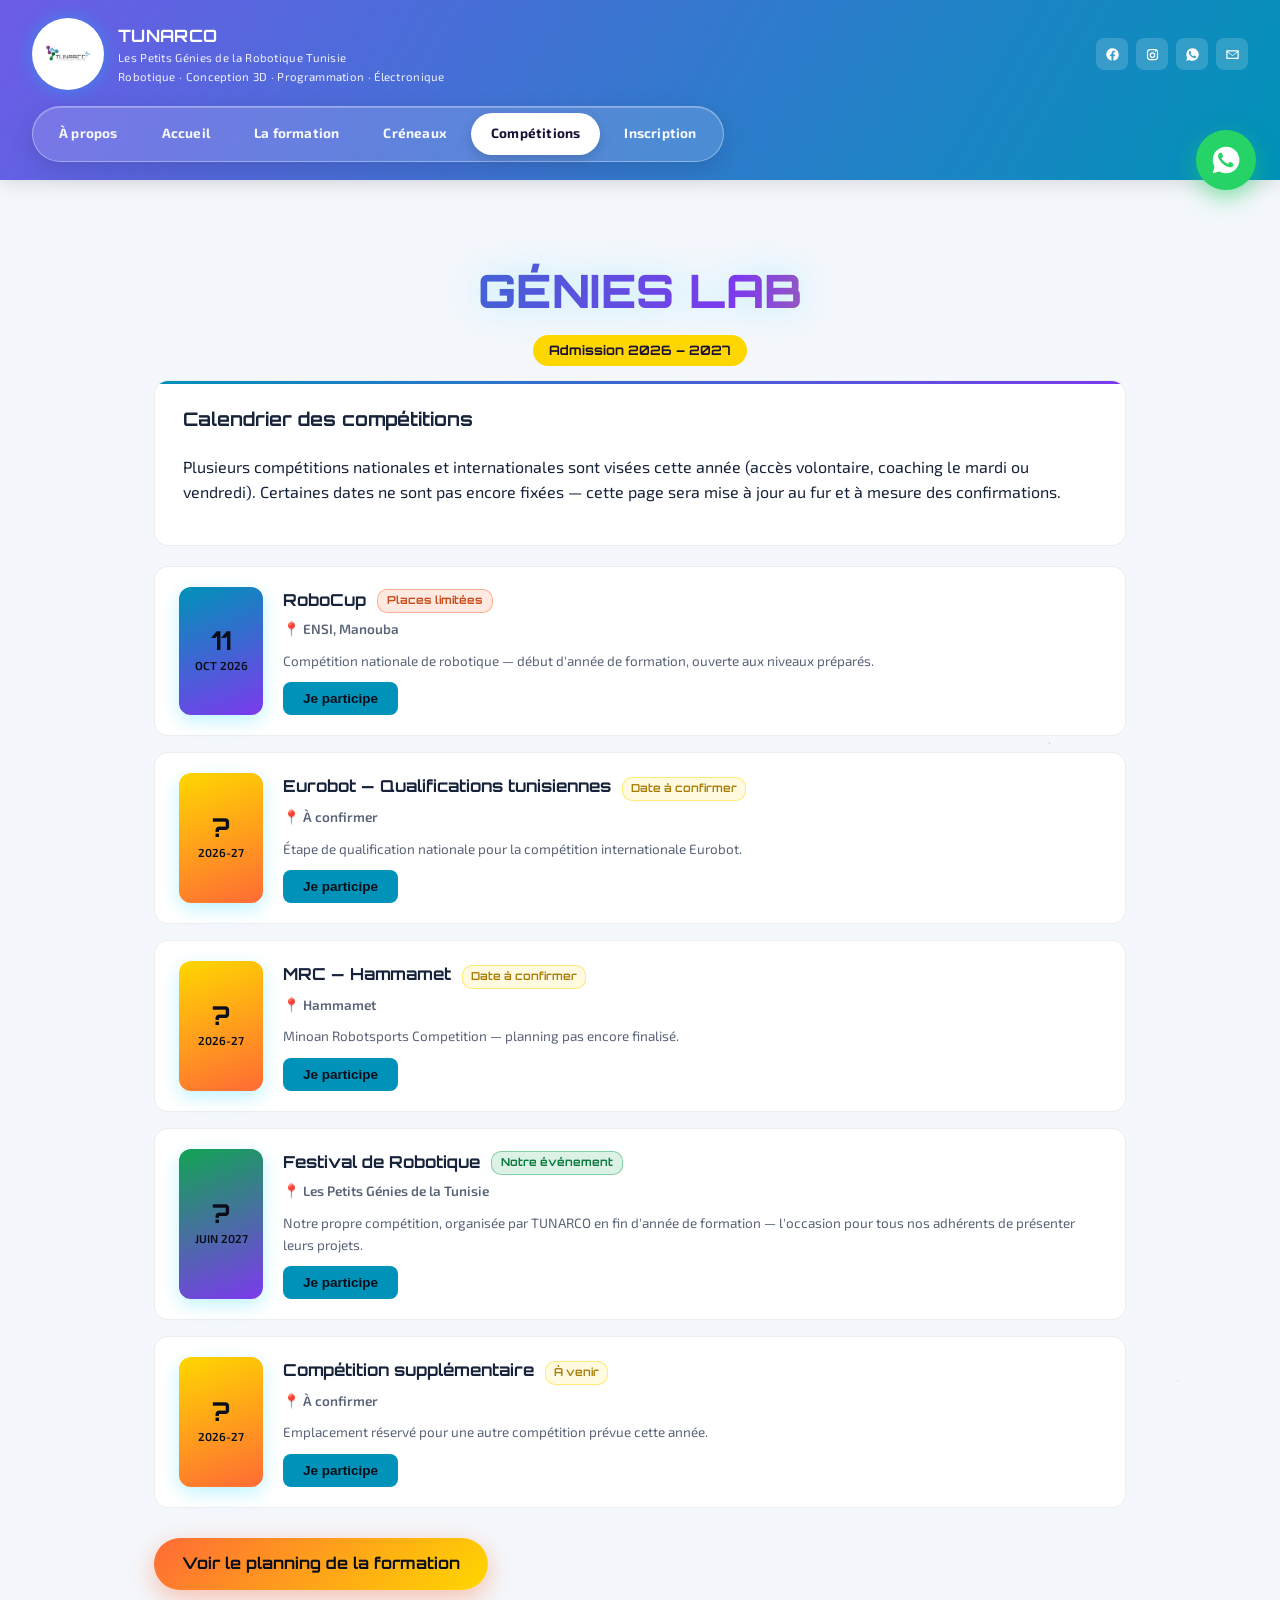
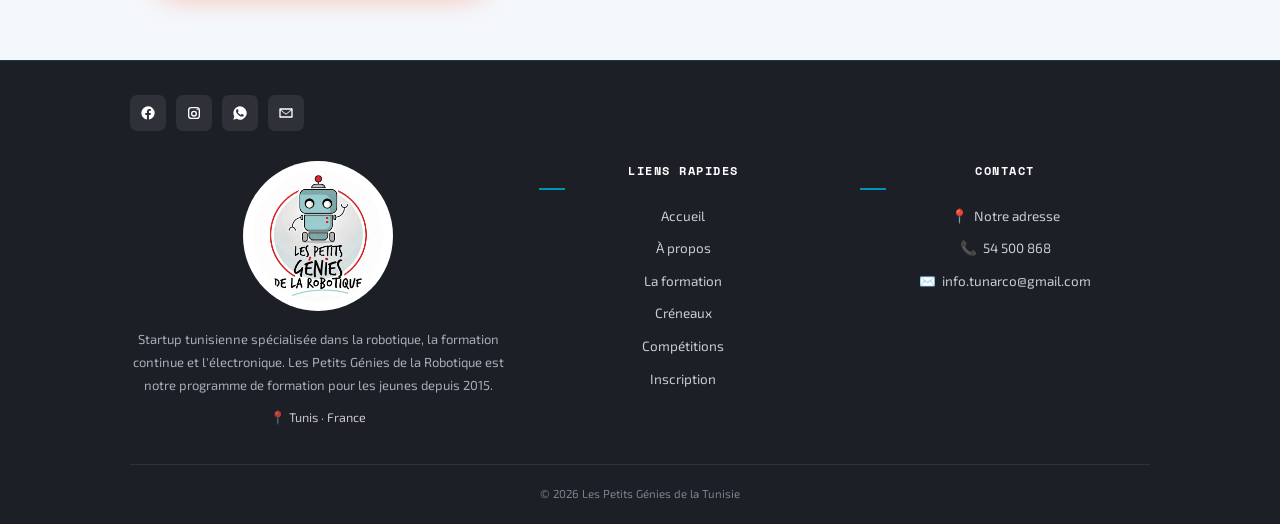
<file: planning-competitions.html>
<!DOCTYPE html>
<html lang="fr">
<head>
<meta charset="UTF-8">
<title>Planning des compétitions — Les Petits Génies de la Tunisie</title>
<meta name="viewport" content="width=device-width, initial-scale=1.0">
<link rel="preconnect" href="https://fonts.googleapis.com">
<link rel="preconnect" href="https://fonts.gstatic.com" crossorigin>
<link href="https://fonts.googleapis.com/css2?family=Orbitron:wght@500;700;800;900&family=Exo+2:wght@300;400;500;600;700&family=Space+Mono:wght@400;700&display=swap" rel="stylesheet">
<link rel="stylesheet" href="style.css">
</head>
<body>
<div id="pageTransition"></div>
<a href="https://wa.me/21654500868" target="_blank" rel="noopener" class="whatsapp-float" aria-label="WhatsApp"><svg viewBox="0 0 24 24"><path d="M12 2a10 10 0 0 0-8.6 15L2 22l5.1-1.3A10 10 0 1 0 12 2zm5.8 14.2c-.2.6-1.4 1.2-1.9 1.2-.5.1-1.1.1-1.8-.1-.4-.1-1-.3-1.7-.6-3-1.3-4.9-4.3-5.1-4.5-.1-.2-1.2-1.6-1.2-3s.8-2.1 1-2.4c.2-.2.5-.3.7-.3h.5c.2 0 .4 0 .6.4.2.5.7 1.7.8 1.9.1.2.1.4 0 .6-.1.2-.2.3-.3.5-.2.2-.3.3-.5.5-.2.2-.3.4-.1.7.2.3.8 1.3 1.7 2.1 1.2 1 2.1 1.4 2.5 1.6.3.1.5.1.7-.1.2-.2.7-.8.9-1.1.2-.3.4-.2.6-.1.2.1 1.6.7 1.8.9.2.1.4.2.4.3.1.2.1.7-.1 1.3z"/></svg></a>
<header class="site-header">
  <div class="brand">
    <img class="logo-img" src="assets/logo-tunarco.png" alt="Logo TUNARCO">
    <div class="brand-text">
      <h1>TUNARCO</h1>
      <span>Les Petits Génies de la Robotique Tunisie</span>
      <span>Robotique · Conception 3D · Programmation · Électronique</span>
    </div>
  </div>
  <div class="header-social">
    <a href="https://www.facebook.com/lespetitsgeniesdelarobotique/" target="_blank" rel="noopener" aria-label="Facebook"><svg viewBox="0 0 24 24"><path d="M22 12a10 10 0 1 0-11.6 9.9v-7H7.9V12h2.5V9.8c0-2.5 1.5-3.9 3.8-3.9 1.1 0 2.2.2 2.2.2v2.4h-1.3c-1.2 0-1.6.7-1.6 1.6V12h2.8l-.4 2.9h-2.4v7A10 10 0 0 0 22 12z"/></svg></a>
    <a href="https://www.instagram.com/lpgt55/" target="_blank" rel="noopener" aria-label="Instagram"><svg viewBox="0 0 24 24"><path d="M8 3h8a5 5 0 0 1 5 5v8a5 5 0 0 1-5 5H8a5 5 0 0 1-5-5V8a5 5 0 0 1 5-5zm0 2a3 3 0 0 0-3 3v8a3 3 0 0 0 3 3h8a3 3 0 0 0 3-3V8a3 3 0 0 0-3-3H8zm4 3.5A4.5 4.5 0 1 1 7.5 13 4.5 4.5 0 0 1 12 8.5zm0 2A2.5 2.5 0 1 0 14.5 13 2.5 2.5 0 0 0 12 10.5zM17.8 6.7a1 1 0 1 1-1-1 1 1 0 0 1 1 1z"/></svg></a>
    <a href="https://wa.me/21654500868" target="_blank" rel="noopener" aria-label="WhatsApp"><svg viewBox="0 0 24 24"><path d="M12 2a10 10 0 0 0-8.6 15L2 22l5.1-1.3A10 10 0 1 0 12 2zm5.8 14.2c-.2.6-1.4 1.2-1.9 1.2-.5.1-1.1.1-1.8-.1-.4-.1-1-.3-1.7-.6-3-1.3-4.9-4.3-5.1-4.5-.1-.2-1.2-1.6-1.2-3s.8-2.1 1-2.4c.2-.2.5-.3.7-.3h.5c.2 0 .4 0 .6.4.2.5.7 1.7.8 1.9.1.2.1.4 0 .6-.1.2-.2.3-.3.5-.2.2-.3.3-.5.5-.2.2-.3.4-.1.7.2.3.8 1.3 1.7 2.1 1.2 1 2.1 1.4 2.5 1.6.3.1.5.1.7-.1.2-.2.7-.8.9-1.1.2-.3.4-.2.6-.1.2.1 1.6.7 1.8.9.2.1.4.2.4.3.1.2.1.7-.1 1.3z"/></svg></a>
    <a href="https://mail.google.com/mail/?view=cm&fs=1&to=info.tunarco@gmail.com" target="_blank" rel="noopener" aria-label="Email"><svg viewBox="0 0 24 24"><path d="M3 5h18a1 1 0 0 1 1 1v12a1 1 0 0 1-1 1H3a1 1 0 0 1-1-1V6a1 1 0 0 1 1-1zm1.4 2 7.6 6 7.6-6H4.4zM20 8.2l-8 6.3-8-6.3V17h16V8.2z"/></svg></a>
  </div>
  <nav class="main-nav">
    <a href="apropos.html">À propos</a>
    <a href="index.html">Accueil</a>
    <a href="formation.html">La formation</a>
    <a href="creneaux.html">Créneaux</a>
    <a href="planning-competitions.html" class="active">Compétitions</a>
    <a href="inscription.html">Inscription</a>
  </nav>
</header>

<main>
  <section class="page-banner">
    <h2 class="admission-title">GÉNIES LAB</h2>
    <span class="year-badge">Admission 2026 – 2027</span>
  </section>

  <div class="card">
    <h3>Calendrier des compétitions</h3>
    <p>Plusieurs compétitions nationales et internationales sont visées cette année (accès volontaire, coaching le mardi ou vendredi).
    Certaines dates ne sont pas encore fixées — cette page sera mise à jour au fur et à mesure des confirmations.</p>
  </div>

  <div class="cal-list">

    <div class="cal-card">
      <div class="cal-date">
        <div class="cal-day">11</div>
        <div class="cal-month">Oct 2026</div>
      </div>
      <div class="cal-info">
        <h4>RoboCup <span class="badge-limited">Places limitées</span></h4>
        <p class="cal-meta">📍 ENSI, Manouba</p>
        <p>Compétition nationale de robotique — début d'année de formation, ouverte aux niveaux préparés.</p>
        <button class="participate-btn" data-comp="RoboCup — ENSI Manouba (11 Oct 2026)">Je participe</button>
        <form class="participate-form">
          <div class="field">
            <label>Nom et prénom de l'enfant</label>
            <input type="text" class="participant-name" required>
          </div>
          <div class="field">
            <label>Téléphone</label>
            <input type="tel" class="participant-tel" required>
          </div>
          <button type="submit" class="submit-btn small-btn">Valider ma participation</button>
          <div class="participate-success">✓ Participation enregistrée !</div>
        </form>
      </div>
    </div>

    <div class="cal-card">
      <div class="cal-date tbd">
        <div class="cal-day">?</div>
        <div class="cal-month">2026-27</div>
      </div>
      <div class="cal-info">
        <h4>Eurobot — Qualifications tunisiennes <span class="badge-tbd">Date à confirmer</span></h4>
        <p class="cal-meta">📍 À confirmer</p>
        <p>Étape de qualification nationale pour la compétition internationale Eurobot.</p>
        <button class="participate-btn" data-comp="Eurobot — Qualifications tunisiennes">Je participe</button>
        <form class="participate-form">
          <div class="field">
            <label>Nom et prénom de l'enfant</label>
            <input type="text" class="participant-name" required>
          </div>
          <div class="field">
            <label>Téléphone</label>
            <input type="tel" class="participant-tel" required>
          </div>
          <button type="submit" class="submit-btn small-btn">Valider ma participation</button>
          <div class="participate-success">✓ Participation enregistrée !</div>
        </form>
      </div>
    </div>

    <div class="cal-card">
      <div class="cal-date tbd">
        <div class="cal-day">?</div>
        <div class="cal-month">2026-27</div>
      </div>
      <div class="cal-info">
        <h4>MRC — Hammamet <span class="badge-tbd">Date à confirmer</span></h4>
        <p class="cal-meta">📍 Hammamet</p>
        <p>Minoan Robotsports Competition — planning pas encore finalisé.</p>
        <button class="participate-btn" data-comp="MRC — Hammamet">Je participe</button>
        <form class="participate-form">
          <div class="field">
            <label>Nom et prénom de l'enfant</label>
            <input type="text" class="participant-name" required>
          </div>
          <div class="field">
            <label>Téléphone</label>
            <input type="tel" class="participant-tel" required>
          </div>
          <button type="submit" class="submit-btn small-btn">Valider ma participation</button>
          <div class="participate-success">✓ Participation enregistrée !</div>
        </form>
      </div>
    </div>

    <div class="cal-card">
      <div class="cal-date own">
        <div class="cal-day">?</div>
        <div class="cal-month">Juin 2027</div>
      </div>
      <div class="cal-info">
        <h4>Festival de Robotique <span class="badge-own">Notre événement</span></h4>
        <p class="cal-meta">📍 Les Petits Génies de la Tunisie</p>
        <p>Notre propre compétition, organisée par TUNARCO en fin d'année de formation — l'occasion pour tous nos adhérents de présenter leurs projets.</p>
        <button class="participate-btn" data-comp="Festival de Robotique — Les Petits Génies (Juin 2027)">Je participe</button>
        <form class="participate-form">
          <div class="field">
            <label>Nom et prénom de l'enfant</label>
            <input type="text" class="participant-name" required>
          </div>
          <div class="field">
            <label>Téléphone</label>
            <input type="tel" class="participant-tel" required>
          </div>
          <button type="submit" class="submit-btn small-btn">Valider ma participation</button>
          <div class="participate-success">✓ Participation enregistrée !</div>
        </form>
      </div>
    </div>

    <div class="cal-card">
      <div class="cal-date tbd">
        <div class="cal-day">?</div>
        <div class="cal-month">2026-27</div>
      </div>
      <div class="cal-info">
        <h4>Compétition supplémentaire <span class="badge-tbd">À venir</span></h4>
        <p class="cal-meta">📍 À confirmer</p>
        <p>Emplacement réservé pour une autre compétition prévue cette année.</p>
        <button class="participate-btn" data-comp="Compétition supplémentaire 1">Je participe</button>
        <form class="participate-form">
          <div class="field">
            <label>Nom et prénom de l'enfant</label>
            <input type="text" class="participant-name" required>
          </div>
          <div class="field">
            <label>Téléphone</label>
            <input type="tel" class="participant-tel" required>
          </div>
          <button type="submit" class="submit-btn small-btn">Valider ma participation</button>
          <div class="participate-success">✓ Participation enregistrée !</div>
        </form>
      </div>
    </div>

  </div>

<a class="cta" href="formation.html">Voir le planning de la formation</a>

</main>

<footer class="site-footer-dark">
  <div class="footer-social">
    <a href="https://www.facebook.com/lespetitsgeniesdelarobotique/" target="_blank" rel="noopener" aria-label="Facebook"><svg viewBox="0 0 24 24"><path d="M22 12a10 10 0 1 0-11.6 9.9v-7H7.9V12h2.5V9.8c0-2.5 1.5-3.9 3.8-3.9 1.1 0 2.2.2 2.2.2v2.4h-1.3c-1.2 0-1.6.7-1.6 1.6V12h2.8l-.4 2.9h-2.4v7A10 10 0 0 0 22 12z"/></svg></a>
    <a href="https://www.instagram.com/lpgt55/" target="_blank" rel="noopener" aria-label="Instagram"><svg viewBox="0 0 24 24"><path d="M8 3h8a5 5 0 0 1 5 5v8a5 5 0 0 1-5 5H8a5 5 0 0 1-5-5V8a5 5 0 0 1 5-5zm0 2a3 3 0 0 0-3 3v8a3 3 0 0 0 3 3h8a3 3 0 0 0 3-3V8a3 3 0 0 0-3-3H8zm4 3.5A4.5 4.5 0 1 1 7.5 13 4.5 4.5 0 0 1 12 8.5zm0 2A2.5 2.5 0 1 0 14.5 13 2.5 2.5 0 0 0 12 10.5zM17.8 6.7a1 1 0 1 1-1-1 1 1 0 0 1 1 1z"/></svg></a>
    <a href="https://wa.me/21654500868" target="_blank" rel="noopener" aria-label="WhatsApp"><svg viewBox="0 0 24 24"><path d="M12 2a10 10 0 0 0-8.6 15L2 22l5.1-1.3A10 10 0 1 0 12 2zm5.8 14.2c-.2.6-1.4 1.2-1.9 1.2-.5.1-1.1.1-1.8-.1-.4-.1-1-.3-1.7-.6-3-1.3-4.9-4.3-5.1-4.5-.1-.2-1.2-1.6-1.2-3s.8-2.1 1-2.4c.2-.2.5-.3.7-.3h.5c.2 0 .4 0 .6.4.2.5.7 1.7.8 1.9.1.2.1.4 0 .6-.1.2-.2.3-.3.5-.2.2-.3.3-.5.5-.2.2-.3.4-.1.7.2.3.8 1.3 1.7 2.1 1.2 1 2.1 1.4 2.5 1.6.3.1.5.1.7-.1.2-.2.7-.8.9-1.1.2-.3.4-.2.6-.1.2.1 1.6.7 1.8.9.2.1.4.2.4.3.1.2.1.7-.1 1.3z"/></svg></a>
    <a href="https://mail.google.com/mail/?view=cm&fs=1&to=info.tunarco@gmail.com" target="_blank" rel="noopener" aria-label="Email"><svg viewBox="0 0 24 24"><path d="M3 5h18a1 1 0 0 1 1 1v12a1 1 0 0 1-1 1H3a1 1 0 0 1-1-1V6a1 1 0 0 1 1-1zm1.4 2 7.6 6 7.6-6H4.4zM20 8.2l-8 6.3-8-6.3V17h16V8.2z"/></svg></a>
  </div>
  <div class="footer-columns">
    <div class="footer-col">
      <img src="assets/logo-petits-genies.png" alt="Logo Les Petits Génies de la Robotique" style="height:150px;width:150px;object-fit:contain;background:#fff;border-radius:50%;padding:10px;margin-bottom:12px;">
      <p>Startup tunisienne spécialisée dans la robotique, la formation continue et l'électronique. Les Petits Génies de la Robotique est notre programme de formation pour les jeunes depuis 2015.</p>
      <p style="margin-top:8px;font-size:12.5px;color:rgba(255,255,255,.75);">📍 Tunis · France</p>
    </div>
    <div class="footer-col">
      <h4>Liens rapides</h4>
      <a href="index.html">Accueil</a>
      <a href="apropos.html">À propos</a>
      <a href="formation.html">La formation</a>
      <a href="creneaux.html">Créneaux</a>
      <a href="planning-competitions.html">Compétitions</a>
      <a href="inscription.html">Inscription</a>
    </div>
    <div class="footer-col">
      <h4>Contact</h4>
      <a href="https://maps.app.goo.gl/1cRpveEhUmThUZqv9" target="_blank" rel="noopener"><span class="foot-icon">📍</span>Notre adresse</a>
      <a href="tel:+21654500868"><span class="foot-icon">📞</span>54 500 868</a>
      <a href="https://mail.google.com/mail/?view=cm&fs=1&to=info.tunarco@gmail.com" target="_blank" rel="noopener"><span class="foot-icon">✉️</span>info.tunarco@gmail.com</a>
    </div>
  </div>
  <p class="footer-copy">© 2026 Les Petits Génies de la Tunisie</p>
</footer>
<script src="assets/interactions.js"></script>
<script>
const GOOGLE_SHEET_URL = "https://script.google.com/macros/s/AKfycbwa04Absh-tFj9d6HEdpPwy7j3-YfroqWtP8ySbGDU3ZLW8ywVv17Hw7kOut2OJd43vBQ/exec";

document.querySelectorAll('.participate-btn').forEach(btn => {
  btn.addEventListener('click', () => {
    const form = btn.nextElementSibling;
    form.classList.toggle('open');
  });
});

document.querySelectorAll('.participate-form').forEach(form => {
  form.addEventListener('submit', async (e) => {
    e.preventDefault();
    const btn = form.previousElementSibling;
    const compName = btn.getAttribute('data-comp');
    const nameInput = form.querySelector('.participant-name');
    const telInput = form.querySelector('.participant-tel');
    const submitBtn = form.querySelector('.submit-btn');
    submitBtn.disabled = true;
    const submitBtnOriginal = submitBtn.textContent;
    submitBtn.textContent = "Envoi en cours…";

    const record = {
      type: 'competition',
      competition: compName,
      nomEleve: nameInput.value,
      tel: telInput.value,
      date: new Date().toISOString().slice(0,10)
    };
    // Enregistrement dans la base de données Google Sheets centralisée
    fetch(GOOGLE_SHEET_URL, { method: "POST", body: JSON.stringify(record) }).catch(err => console.error("Sheet DB error:", err));

    form.querySelector('.participate-success').style.display = 'block';
    btn.textContent = '✓ Inscrit(e)';
    btn.disabled = true;
    nameInput.disabled = true;
    telInput.disabled = true;
    submitBtn.textContent = submitBtnOriginal;
    submitBtn.disabled = true;
  });
});
</script>
</body>
</html>
</file>
<file: style.css>
:root{
  --primary:#0092b8;
  --primary-dark:#1a1035;
  --turquoise:#7c3aed;
  --yellow:#ffd700;
  --yellow-dark:#c9a600;
  --bg:#f4f7fc;
  --bg2:#eef2f8;
  --card:#ffffff;
  --text:#16233a;
  --muted:#5a6478;
  --border:rgba(0,146,184,.25);
  --success:#12a454;
  --red:#ff6b35;
}
*{box-sizing:border-box;}
html{scroll-behavior:smooth;}
body{
  margin:0;
  font-family:'Exo 2',"Segoe UI",Arial,sans-serif;
  background:var(--bg);
  color:var(--text);
  line-height:1.6;
  opacity:0;
  animation:pageFadeIn .5s ease forwards;
  overflow-x:hidden;
  position:relative;
}
body::before{
  content:'';
  position:fixed;inset:0;z-index:-1;pointer-events:none;
  background:
    radial-gradient(1px 1px at 10% 15%,rgba(10,35,60,.12),transparent),
    radial-gradient(1px 1px at 55% 20%,rgba(10,35,60,.14),transparent),
    radial-gradient(1.5px 1.5px at 82% 35%,rgba(10,35,60,.16),transparent),
    radial-gradient(1px 1px at 5% 55%,rgba(10,35,60,.08),transparent),
    radial-gradient(1px 1px at 70% 80%,rgba(10,35,60,.1),transparent),
    radial-gradient(1px 1px at 30% 90%,rgba(10,35,60,.09),transparent),
    radial-gradient(1.5px 1.5px at 92% 65%,rgba(10,35,60,.11),transparent);
}
@keyframes pageFadeIn{
  from{opacity:0;transform:translateY(8px);}
  to{opacity:1;transform:translateY(0);}
}
h1,h2,h3,h4,
.admission-title,
.month-chip,
.year-badge,
.cta,
button.submit-btn,
.road-card h4,
.journey-node-label,
.snake-label{
  font-family:'Orbitron',sans-serif;
}

/* transition overlay for page-to-page "glissement" */
#pageTransition{
  position:fixed;inset:0;z-index:9999;
  background:linear-gradient(120deg,var(--turquoise),var(--primary));
  transform:translateX(-100%);
  pointer-events:none;
}
#pageTransition.leaving{
  animation:slideOverIn .45s cubic-bezier(.6,0,.4,1) forwards;
}
@keyframes slideOverIn{
  from{transform:translateX(-100%);}
  to{transform:translateX(0);}
}

header.site-header{
  background:linear-gradient(120deg,#6c5ce7,var(--primary),var(--turquoise));
  background-size:200% 200%;
  animation:headerShift 10s ease infinite;
  color:#fff;
  padding:18px 32px;
  display:flex;
  align-items:center;
  justify-content:space-between;
  flex-wrap:wrap;
  gap:16px;
  position:sticky;top:0;z-index:100;
  box-shadow:0 4px 20px rgba(0,0,0,.12);
}
@keyframes headerShift{
  0%,100%{background-position:0% 50%;}
  50%{background-position:100% 50%;}
}
.brand{
  display:flex;
  align-items:center;
  gap:14px;
}
.logo-img{
  width:72px;height:72px;border-radius:50%;
  background:#fff;
  padding:4px;
  object-fit:contain;
  box-shadow:0 0 18px rgba(0,212,255,.35);
  transition:transform .35s cubic-bezier(.34,1.56,.64,1);
}
.brand:hover .logo-img{
  transform:rotate(-8deg) scale(1.08);
}
.brand-text h1{margin:0;font-size:17px;letter-spacing:.3px;font-family:'Orbitron',sans-serif;color:#fff;}
.brand-text span{display:block;font-size:11.5px;opacity:.9;font-family:'Exo 2',sans-serif;color:#fff;letter-spacing:.3px;}
.header-social{
  display:flex;gap:8px;
  order:2;
}
.header-social a{
  width:32px;height:32px;border-radius:8px;
  background:rgba(255,255,255,.16);
  display:flex;align-items:center;justify-content:center;
  color:#fff;transition:background .25s ease, transform .25s ease;
}
.header-social a:hover{background:rgba(255,255,255,.32);transform:translateY(-2px);}
.header-social svg{width:15px;height:15px;fill:currentColor;}
nav.main-nav{
  display:flex;gap:4px;flex-wrap:wrap;
  order:3;
  background:rgba(255,255,255,.14);
  backdrop-filter:blur(14px);
  -webkit-backdrop-filter:blur(14px);
  border:1px solid rgba(255,255,255,.35);
  border-radius:999px;
  padding:6px;
  box-shadow:0 8px 24px rgba(0,0,0,.12), inset 0 1px 0 rgba(255,255,255,.25);
}
nav.main-nav a{
  position:relative;
  color:rgba(255,255,255,.95);text-decoration:none;
  padding:10px 20px;border-radius:999px;
  font-size:13.5px;font-weight:700;
  font-family:'Exo 2',sans-serif;
  letter-spacing:.2px;
  transition:background .25s, transform .25s, color .25s;
}
nav.main-nav a:hover{background:rgba(255,255,255,.2);}
nav.main-nav a.active{background:#fff;color:var(--primary-dark);box-shadow:0 4px 12px rgba(0,0,0,.15);}

@media (max-width:700px){
  header.site-header{padding:14px 16px;gap:10px;}
  .logo-img{width:52px;height:52px;}
  .brand{gap:9px;}
  .brand-text h1{font-size:14.5px;}
  .brand-text span{font-size:10px;}
  .header-social a{width:28px;height:28px;}
  .header-social svg{width:13px;height:13px;}
  nav.main-nav{justify-content:center;width:100%;border-radius:16px;padding:5px;gap:3px;}
  nav.main-nav a{padding:8px 12px;font-size:12px;}
}
@media (max-width:420px){
  .brand-text{display:none;}
}

main{max-width:1020px;margin:0 auto;padding:40px 24px 60px;position:relative;}

.hero{
  position:relative;
  background:var(--card);
  border:1px solid var(--border);
  border-radius:18px;
  padding:50px 40px;
  text-align:center;
  margin-bottom:28px;
  overflow:hidden;
  isolation:isolate;
  box-shadow:0 20px 60px rgba(0,0,0,.12);
}
.blob{
  position:absolute;
  border-radius:50%;
  filter:blur(20px);
  opacity:.35;
  z-index:-1;
  transition:transform .25s ease-out;
  pointer-events:none;
}
.blob-yellow{width:180px;height:180px;background:var(--yellow);top:-50px;left:-40px;opacity:.18;}
.blob-turquoise{width:220px;height:220px;background:var(--turquoise);bottom:-70px;right:-60px;opacity:.25;}
.blob-small{width:90px;height:90px;background:var(--primary);top:20px;right:60px;opacity:.25;}

.hero h2{font-size:31px;color:var(--text);margin-bottom:8px;}
.hero-heading{
  display:flex;flex-direction:column;align-items:center;
  gap:14px;
  position:relative;z-index:1;
}
.hero-heading .admission-title{margin:0;}
.hero-heading .year-badge{margin:0;}
.hero-tagline{
  font-weight:700;color:var(--primary);font-size:16px;
  font-family:'Orbitron',sans-serif;letter-spacing:.5px;
  margin:0;text-align:center;
}
.hero-desc{margin-top:22px;}
@media (max-width:600px){
  .hero-tagline{font-size:14px;}
}
.admission-title{
  font-size:58px;
  font-weight:800;
  margin:6px 0 14px;
  background:linear-gradient(100deg,var(--primary),var(--turquoise) 60%,var(--yellow));
  -webkit-background-clip:text;
  background-clip:text;
  color:transparent;
  letter-spacing:.5px;
  animation:popIn .55s cubic-bezier(.34,1.56,.64,1) .05s both, glFloat 3.2s ease-in-out .6s infinite;
  filter:drop-shadow(0 0 18px rgba(0,212,255,.25));
}
@media (max-width:600px){
  .admission-title{font-size:36px;}
}
.year-badge{
  display:inline-block;background:var(--yellow);color:var(--primary-dark);
  padding:5px 16px;border-radius:20px;font-size:13px;font-weight:700;
  margin-bottom:16px;
  animation:popIn .5s cubic-bezier(.34,1.56,.64,1) .1s both;
}

.page-banner{
  text-align:center;
  padding:28px 20px 8px;
  margin-bottom:6px;
}
.page-banner .admission-title{font-size:46px;margin-bottom:8px;}
.page-banner .year-badge{margin-bottom:0;}

/* ---------- Génies Lab sticker badge (unused by default, kept for reuse) ---------- */
.gl-sticker{
  position:relative;
  display:inline-block;
  background:var(--card);
  border:5px solid var(--turquoise);
  border-radius:16px;
  padding:16px 40px 12px;
  box-shadow:0 8px 24px rgba(124,58,237,.3);
  animation:popIn .6s cubic-bezier(.34,1.56,.64,1) both, glFloat 3.2s ease-in-out .6s infinite;
  transition:transform .3s ease, box-shadow .3s ease;
}
.gl-sticker:hover{
  transform:scale(1.04);
  box-shadow:0 12px 30px rgba(124,58,237,.4);
  animation-play-state:paused;
}
@keyframes glFloat{
  0%,100%{transform:translateY(0);}
  50%{transform:translateY(-6px);}
}
.gl-title{
  margin:0;
  font-family:'Orbitron',sans-serif;
  font-weight:700;
  font-size:52px;
  line-height:1.1;
  letter-spacing:1px;
  word-spacing:12px;
  color:var(--text);
  -webkit-text-stroke:2px var(--turquoise);
  paint-order:stroke fill;
  text-shadow:0 0 20px rgba(124,58,237,.5);
  white-space:nowrap;
}
.gl-year{
  margin:4px 0 0;
  font-family:'Orbitron',sans-serif;
  font-weight:700;
  font-size:22px;
  letter-spacing:3px;
  color:var(--primary);
}
.gl-sparkle{
  position:absolute;top:-10px;right:-6px;
  font-size:22px;
  animation:glTwinkle 1.8s ease-in-out infinite;
}
@keyframes glTwinkle{
  0%,100%{opacity:.4;transform:scale(.8) rotate(0deg);}
  50%{opacity:1;transform:scale(1.15) rotate(15deg);}
}
@media (max-width:600px){
  .gl-title{font-size:30px;-webkit-text-stroke-width:1.5px;word-spacing:6px;}
  .gl-year{font-size:15px;}
  .gl-sticker{padding:12px 22px 10px;}
}
@keyframes popIn{
  from{opacity:0;transform:scale(.7);}
  to{opacity:1;transform:scale(1);}
}
.contact-bar{
  display:flex;flex-wrap:wrap;justify-content:center;gap:10px;
  margin:14px 0 8px;position:relative;z-index:1;
}
.contact-btn{
  display:inline-flex;align-items:center;gap:7px;
  background:rgba(10,20,40,.03);
  border:1px solid var(--border);
  color:var(--text);
  text-decoration:none;
  padding:8px 16px;border-radius:24px;
  font-size:13px;font-weight:600;
  font-family:'Space Mono',monospace;
  transition:transform .25s ease, border-color .25s ease, background .25s ease, box-shadow .25s ease;
}
.contact-icon{font-size:14px;line-height:1;}
.contact-btn:hover{
  transform:translateY(-3px);
  border-color:var(--primary);
  background:rgba(0,212,255,.08);
  box-shadow:0 8px 20px rgba(0,212,255,.2);
  color:var(--primary);
}
@media (max-width:600px){
  .contact-btn{font-size:12px;padding:7px 12px;}
}
.hero p{color:var(--muted);font-size:16px;max-width:700px;margin:0 auto;position:relative;z-index:1;}
.cta{
  display:inline-block;margin-top:22px;background:linear-gradient(135deg,var(--red),var(--yellow));
  color:#0a0e1a;padding:13px 28px;border-radius:40px;text-decoration:none;
  font-weight:700;transition:transform .25s, box-shadow .25s, background .25s;
  box-shadow:0 8px 26px rgba(255,107,53,.4);
  position:relative;z-index:1;
}
.cta:hover{
  transform:translateY(-3px) scale(1.03);
  box-shadow:0 12px 34px rgba(255,107,53,.55);
}

.stats-bar{
  display:flex;flex-wrap:wrap;justify-content:space-between;gap:16px;
  background:linear-gradient(120deg,#0f9aa3,#3fd1cf);
  border-radius:16px;
  padding:24px 28px;
  margin-bottom:20px;
  box-shadow:0 14px 34px rgba(15,154,163,.25);
}
.stat-item{
  flex:1 1 120px;
  display:flex;flex-direction:column;align-items:center;text-align:center;
  opacity:0;
  animation:cardRise .5s cubic-bezier(.34,1.56,.64,1) forwards;
  transition:transform .25s ease;
}
.stat-item:hover{transform:translateY(-4px) scale(1.05);}
.stat-icon{
  width:26px;height:26px;margin-bottom:6px;
  stroke:#fff;fill:none;stroke-width:1.8;stroke-linecap:round;stroke-linejoin:round;
}
.stat-num{
  font-family:'Orbitron',sans-serif;font-weight:800;font-size:26px;color:#fff;
  text-shadow:0 2px 10px rgba(0,0,0,.15);
}
.stat-label{
  font-family:'Space Mono',monospace;font-size:11px;color:rgba(255,255,255,.9);
  letter-spacing:.3px;margin-top:4px;
}
@media (max-width:700px){
  .stats-bar{padding:20px;}
  .stat-num{font-size:21px;}
}

.age-track-wrap{
  overflow:hidden;position:relative;margin-bottom:22px;
  -webkit-mask-image:linear-gradient(90deg,transparent,#000 6%,#000 94%,transparent);
  mask-image:linear-gradient(90deg,transparent,#000 6%,#000 94%,transparent);
}
.age-track{
  display:flex;gap:18px;width:max-content;
  animation:ageScroll 30s linear infinite;
}
.age-track-wrap:hover .age-track{animation-play-state:paused;}
@keyframes ageScroll{
  from{transform:translateX(0);}
  to{transform:translateX(-50%);}
}
.age-card{
  flex:0 0 230px;
  border-radius:16px;
  padding:20px 18px;
  color:#fff;
  box-shadow:0 10px 26px rgba(0,0,0,.15);
  transition:transform .25s ease, box-shadow .25s ease;
}
.age-card:hover{transform:translateY(-6px) scale(1.03);box-shadow:0 16px 34px rgba(0,0,0,.22);}
.age-badge{
  display:flex;flex-direction:column;align-items:flex-start;gap:2px;
  font-family:'Orbitron',sans-serif;font-weight:800;font-size:17px;
  background:rgba(255,255,255,.2);padding:8px 14px;border-radius:10px;margin-bottom:12px;
}
.age-badge small{
  font-family:'Space Mono',monospace;font-weight:400;font-size:11px;
  letter-spacing:.3px;opacity:.9;
}
.age-tools{display:flex;flex-wrap:wrap;gap:6px;margin-bottom:12px;}
.age-tool{
  background:rgba(255,255,255,.2);font-size:11px;padding:4px 9px;border-radius:14px;
  font-family:'Space Mono',monospace;
}
.age-tagline{font-size:12.5px;line-height:1.55;margin:0;opacity:.97;}
.age-c1{background:linear-gradient(160deg,#ec4899,#f472b6);}
.age-c2{background:linear-gradient(160deg,#7c3aed,#a78bfa);}
.age-c3{background:linear-gradient(160deg,#0092b8,#3fd1cf);}
.age-c4{background:linear-gradient(160deg,#12a454,#4ade80);}
.age-c5{background:linear-gradient(160deg,#ff6b35,#ffc72c);}
@media (max-width:600px){
  .age-card{flex:0 0 200px;padding:16px 14px;}
}

.gallery-track-wrap{
  overflow:hidden;position:relative;margin-bottom:22px;
  -webkit-mask-image:linear-gradient(90deg,transparent,#000 6%,#000 94%,transparent);
  mask-image:linear-gradient(90deg,transparent,#000 6%,#000 94%,transparent);
}
.gallery-track{
  display:flex;gap:16px;width:max-content;
  animation:galleryScroll 40s linear infinite;
}
.gallery-track-wrap:hover .gallery-track{animation-play-state:paused;}
@keyframes galleryScroll{
  from{transform:translateX(0);}
  to{transform:translateX(-50%);}
}
.gallery-card{
  flex:0 0 180px;
  aspect-ratio:4/3;
  border-radius:14px;
  border:2px dashed var(--turquoise);
  background:linear-gradient(135deg,rgba(0,146,184,.06),rgba(255,215,0,.06));
  display:flex;flex-direction:column;align-items:center;justify-content:center;
  gap:8px;
  transition:transform .3s ease, box-shadow .3s ease, border-color .3s ease;
}
.gallery-card:hover{
  transform:translateY(-5px) scale(1.03);
  box-shadow:0 14px 30px rgba(0,0,0,.12);
  border-color:var(--yellow);
}
.gallery-icon{font-size:30px;}
.gallery-label{font-size:11.5px;color:var(--muted);font-weight:600;font-family:'Space Mono',monospace;}
@media (max-width:600px){
  .gallery-card{flex:0 0 140px;}
}

.learn-track-wrap{
  overflow:hidden;position:relative;margin-bottom:20px;
  -webkit-mask-image:linear-gradient(90deg,transparent,#000 6%,#000 94%,transparent);
  mask-image:linear-gradient(90deg,transparent,#000 6%,#000 94%,transparent);
}
.learn-track{
  display:flex;gap:20px;width:max-content;
  animation:learnScroll 36s linear infinite;
}
.learn-track-wrap:hover .learn-track{animation-play-state:paused;}
@keyframes learnScroll{
  from{transform:translateX(0);}
  to{transform:translateX(-50%);}
}
.learn-card{
  flex:0 0 220px;
  background:var(--card);border:1px solid rgba(10,20,40,.07);border-radius:16px;
  padding:26px 20px;text-align:center;position:relative;overflow:hidden;
  transition:transform .3s ease, box-shadow .3s ease, border-color .3s ease;
}
.learn-card::before{
  content:'';position:absolute;top:0;left:0;right:0;height:3px;
  background:linear-gradient(90deg,var(--primary),var(--turquoise));
}
.learn-card:hover{
  transform:translateY(-6px);
  box-shadow:0 18px 40px rgba(0,0,0,.1);
  border-color:rgba(0,146,184,.3);
}
.learn-icon{
  width:64px;height:64px;border-radius:50%;
  display:flex;align-items:center;justify-content:center;
  font-size:28px;margin:0 auto 14px;
  animation:iconFloat 3s ease-in-out infinite;
  box-shadow:0 8px 20px rgba(0,0,0,.12);
}
.learn-card:hover .learn-icon{animation-play-state:paused;transform:scale(1.1) rotate(6deg);}
.learn-icon-1{background:linear-gradient(135deg,#7c3aed,#a78bfa);}
.learn-icon-2{background:linear-gradient(135deg,#0092b8,#3fd1cf);}
.learn-icon-3{background:linear-gradient(135deg,#ffc72c,#ff6b35);}
.learn-icon-4{background:linear-gradient(135deg,#12a454,#3fd1cf);}
.learn-icon-5{background:linear-gradient(135deg,#ff6b35,#ffc72c);}
.learn-icon-6{background:linear-gradient(135deg,#0092b8,#7c3aed);}
.learn-icon-7{background:linear-gradient(135deg,#ec4899,#f472b6);}
.learn-icon-8{background:linear-gradient(135deg,#12a454,#0092b8);}
.learn-card h4{margin:0 0 8px;color:var(--text);font-family:'Orbitron',sans-serif;font-size:16px;}
.learn-card p{margin:0;font-size:13px;color:var(--muted);line-height:1.55;}
@media (max-width:600px){
  .learn-card{flex:0 0 190px;padding:20px 16px;}
}

.card{
  position:relative;
  background:var(--card);border:1px solid rgba(10,20,40,.07);
  border-radius:14px;padding:24px 28px;margin-bottom:20px;
  transition:transform .3s ease, box-shadow .3s ease, border-color .3s ease;
  overflow:hidden;
}
.card::before{
  content:'';position:absolute;top:0;left:0;right:0;height:3px;
  background:linear-gradient(90deg,var(--primary),var(--turquoise));
}
.card:hover{
  transform:translateY(-5px);
  box-shadow:0 18px 40px rgba(0,0,0,.12), 0 0 20px rgba(0,212,255,.08);
  border-color:rgba(0,212,255,.3);
}
.card h3{color:var(--text);margin-top:0;font-family:'Orbitron',sans-serif;}

.icon-card{
  opacity:0;
  animation:cardRise .55s cubic-bezier(.34,1.56,.64,1) forwards;
}
@keyframes cardRise{
  from{opacity:0;transform:translateY(18px);}
  to{opacity:1;transform:translateY(0);}
}
.card-icon{
  display:inline-block;
  font-size:32px;
  margin-bottom:10px;
  animation:iconFloat 3s ease-in-out infinite;
  transition:transform .3s ease;
}
@keyframes iconFloat{
  0%,100%{transform:translateY(0) rotate(0deg);}
  50%{transform:translateY(-6px) rotate(-4deg);}
}
.icon-card:hover .card-icon{
  transform:scale(1.25) rotate(8deg);
  animation-play-state:paused;
}
.icon-card.comp-theme{
  border-color:rgba(255,215,0,.3);
  background:linear-gradient(160deg,rgba(255,215,0,.06),var(--card));
}
.icon-card.comp-theme::before{background:linear-gradient(90deg,var(--yellow),var(--red));}
.icon-card.comp-theme:hover{border-color:var(--yellow);}
.grid-2{display:grid;grid-template-columns:repeat(auto-fit,minmax(230px,1fr));gap:20px;}

/* ---------- Timeline infographique en zigzag (accueil) ---------- */
.timeline{position:relative;padding:20px 0 4px;margin-top:6px;}
.timeline::before{
  content:'';position:absolute;left:50%;top:6px;bottom:6px;
  border-left:3px dotted rgba(0,146,184,.35);
  transform:translateX(-50%);
}
.timeline-item{
  position:relative;width:50%;padding-bottom:44px;
  opacity:0;animation:cardRise .55s cubic-bezier(.34,1.56,.64,1) forwards;
}
.timeline-item:last-child{padding-bottom:0;}
.timeline-item:nth-child(odd){left:0;padding-right:46px;text-align:right;}
.timeline-item:nth-child(even){left:50%;padding-left:46px;text-align:left;}
.timeline-icon-wrap{
  position:absolute;top:0;
  width:64px;height:64px;border-radius:50%;
  display:flex;align-items:center;justify-content:center;
  font-size:25px;z-index:1;
  box-shadow:0 8px 20px rgba(0,0,0,.15);
  animation:iconFloat 3s ease-in-out infinite;
}
.timeline-item:nth-child(odd) .timeline-icon-wrap{right:-32px;}
.timeline-item:nth-child(even) .timeline-icon-wrap{left:-32px;}
.timeline-item:hover .timeline-icon-wrap{animation-play-state:paused;transform:scale(1.08);}
.timeline-num{
  position:absolute;top:-6px;
  background:var(--text);color:#fff;
  font-family:'Space Mono',monospace;font-size:10px;font-weight:700;
  padding:2px 6px;border-radius:10px;
  border:2px solid var(--card);
}
.timeline-item:nth-child(odd) .timeline-num{right:-8px;}
.timeline-item:nth-child(even) .timeline-num{left:-8px;}
.timeline-card{
  display:inline-block;background:var(--card);border-radius:26px;
  padding:16px 22px;max-width:100%;text-align:left;
  border:1px solid rgba(10,20,40,.07);
  box-shadow:0 8px 20px rgba(0,0,0,.06);
  transition:transform .3s ease, box-shadow .3s ease;
}
.timeline-item:nth-child(odd) .timeline-card{border-radius:26px 6px 26px 26px;}
.timeline-item:nth-child(even) .timeline-card{border-radius:6px 26px 26px 26px;}
.timeline-item:hover .timeline-card{transform:translateY(-4px);box-shadow:0 14px 30px rgba(0,0,0,.12);}
.timeline-card h4{margin:0 0 6px;font-family:'Orbitron',sans-serif;font-size:15.5px;color:var(--text);text-align:left;}
.timeline-card p{margin:0;font-size:13px;color:var(--muted);line-height:1.55;text-align:left;}
.timeline-c1 .timeline-icon-wrap{background:linear-gradient(135deg,var(--primary),var(--turquoise));color:#fff;}
.timeline-c2 .timeline-icon-wrap{background:linear-gradient(135deg,#12a454,#4ade80);color:#fff;}
.timeline-c3 .timeline-icon-wrap{background:linear-gradient(135deg,#7c3aed,#a78bfa);color:#fff;}
.timeline-c4 .timeline-icon-wrap{background:linear-gradient(135deg,var(--yellow),var(--red));color:#0a0e1a;}
.timeline-c5 .timeline-icon-wrap{background:linear-gradient(135deg,#0092b8,#12a454);color:#fff;}
@media (max-width:700px){
  .timeline::before{left:26px;}
  .timeline-item, .timeline-item:nth-child(odd), .timeline-item:nth-child(even){
    width:100%;left:0;text-align:left;padding-left:60px;padding-right:0;
  }
  .timeline-item:nth-child(odd) .timeline-icon-wrap,
  .timeline-item:nth-child(even) .timeline-icon-wrap{left:-6px;right:auto;width:52px;height:52px;font-size:20px;}
  .timeline-item:nth-child(odd) .timeline-num,
  .timeline-item:nth-child(even) .timeline-num{left:38px;right:auto;}
  .timeline-item:nth-child(odd) .timeline-card,
  .timeline-item:nth-child(even) .timeline-card{border-radius:6px 20px 20px 20px;}
  .timeline-card p{text-align:left;}
}

/* ---------- Spotlight + CTA banner (page À propos) ---------- */
.spotlight-card{
  display:flex;align-items:center;gap:24px;
  background:linear-gradient(160deg,var(--card),rgba(0,146,184,.05));
  border:1px solid rgba(0,146,184,.2);border-radius:18px;
  padding:30px 32px;margin-bottom:20px;
  box-shadow:0 16px 40px rgba(0,0,0,.08);
  position:relative;overflow:hidden;
}
.spotlight-card::before{
  content:'';position:absolute;top:0;left:0;right:0;height:4px;
  background:linear-gradient(90deg,var(--yellow),var(--red),var(--turquoise),var(--primary));
}
.spotlight-icon{
  flex-shrink:0;width:78px;height:78px;border-radius:50%;
  display:flex;align-items:center;justify-content:center;font-size:34px;
  background:linear-gradient(135deg,var(--yellow),var(--red));
  box-shadow:0 10px 26px rgba(255,107,53,.35);
  animation:iconFloat 3s ease-in-out infinite;
}
.spotlight-icon-alt{
  background:linear-gradient(135deg,var(--primary),var(--turquoise));
  box-shadow:0 10px 26px rgba(0,146,184,.35);
}
.spotlight-body h3{margin:0 0 8px;font-family:'Orbitron',sans-serif;color:var(--text);}
.spotlight-body p{margin:0;font-size:14.5px;color:var(--muted);line-height:1.65;}
@media (max-width:600px){
  .spotlight-card{flex-direction:column;text-align:center;padding:26px 22px;}
}

.cta-banner{
  text-align:center;border-radius:20px;padding:44px 30px;margin-top:8px;
  background:linear-gradient(135deg,var(--primary-dark),#2a1a5e 45%,var(--turquoise));
  box-shadow:0 20px 50px rgba(0,0,0,.25);
  position:relative;overflow:hidden;
}
.cta-banner::before{
  content:'';position:absolute;inset:0;
  background:radial-gradient(circle at 20% 20%, rgba(255,215,0,.18), transparent 45%),
             radial-gradient(circle at 85% 80%, rgba(124,58,237,.3), transparent 50%);
}
.cta-banner h3{
  position:relative;z-index:1;color:#fff;font-family:'Orbitron',sans-serif;
  font-size:24px;margin:0 0 10px;
}
.cta-banner p{
  position:relative;z-index:1;color:rgba(255,255,255,.85);font-size:14.5px;
  margin:0 0 4px;
}
.cta-banner .cta{margin-top:20px;}

/* ---------- Carte-réseau "globe" premium (page À propos) ---------- */
.globe-card{
  position:relative;min-height:340px;margin-top:16px;
  border-radius:22px;overflow:hidden;padding:20px;
  background:
    radial-gradient(circle at 25% 15%, rgba(124,58,237,.4), transparent 55%),
    radial-gradient(circle at 85% 85%, rgba(0,146,184,.4), transparent 55%),
    linear-gradient(160deg,#0a1230,#141b3d 55%,#1a1035);
  box-shadow:0 22px 54px rgba(0,0,0,.35);
}
.globe-card::before{
  content:'';position:absolute;inset:0;pointer-events:none;
  background:radial-gradient(rgba(255,255,255,.14) 1px, transparent 1px) 0 0/22px 22px;
  opacity:.5;
}
.globe-svg{position:absolute;inset:0;width:100%;height:100%;z-index:1;}
.globe-line{stroke-dasharray:3 3;animation:dashFlow 2.5s linear infinite;filter:drop-shadow(0 0 3px rgba(255,215,0,.5));}
@keyframes dashFlow{to{stroke-dashoffset:-12;}}
.globe-pin{
  position:absolute;transform:translate(-50%,-50%);
  display:flex;flex-direction:column;align-items:center;z-index:2;
  opacity:0;animation:cardRise .6s cubic-bezier(.34,1.56,.64,1) forwards;
}
.globe-ring{
  position:absolute;top:0;width:48px;height:48px;border-radius:50%;
  border:2px solid rgba(255,215,0,.65);
  animation:pingRing 2.2s ease-out infinite;
}
@keyframes pingRing{
  0%{transform:scale(.55);opacity:.9;}
  100%{transform:scale(2);opacity:0;}
}
.globe-dot{
  position:relative;width:48px;height:48px;border-radius:50%;
  display:flex;align-items:center;justify-content:center;font-size:21px;
  background:linear-gradient(135deg,var(--yellow),var(--red));
  box-shadow:0 8px 22px rgba(0,0,0,.4);border:3px solid rgba(255,255,255,.9);
  animation:iconFloat 3s ease-in-out infinite;
}
.globe-pin:hover .globe-dot{animation-play-state:paused;transform:scale(1.12);}
.globe-label{
  margin-top:9px;background:rgba(255,255,255,.12);backdrop-filter:blur(6px);
  -webkit-backdrop-filter:blur(6px);
  border:1px solid rgba(255,255,255,.25);border-radius:10px;padding:6px 13px;
  text-align:center;white-space:nowrap;
}
.globe-label strong{display:block;color:#fff;font-family:'Orbitron',sans-serif;font-size:13px;}
.globe-label small{color:rgba(255,255,255,.75);font-family:'Space Mono',monospace;font-size:10px;}
.globe-pin-hq .globe-dot{
  width:58px;height:58px;font-size:25px;
  background:linear-gradient(135deg,var(--turquoise),#a78bfa);
}
.globe-pin-hq .globe-ring{width:58px;height:58px;border-color:rgba(124,58,237,.7);}
@media (max-width:700px){
  .globe-card{min-height:0;padding:26px 14px 34px;display:flex;flex-direction:column;align-items:center;gap:26px;}
  .globe-svg{display:none;}
  .globe-pin{position:static;transform:none;}
}

/* ---------- Carte-réseau "hub" (page À propos) ---------- */
.hub-map{
  position:relative;min-height:340px;margin-top:16px;
  border-radius:20px;border:1px solid rgba(0,146,184,.15);
  background:
    radial-gradient(rgba(0,146,184,.22) 1.6px, transparent 1.6px) 0 0/20px 20px,
    linear-gradient(160deg, rgba(0,146,184,.08), rgba(124,58,237,.08));
  box-shadow:inset 0 0 0 1px rgba(255,255,255,.4), 0 14px 34px rgba(0,0,0,.08);
  overflow:hidden;
}
.hub-svg{position:absolute;inset:0;width:100%;height:100%;}
.hub-center{
  position:absolute;left:24%;top:50%;transform:translate(-50%,-50%);
  width:150px;height:150px;border-radius:50%;
  background:linear-gradient(160deg,var(--card),rgba(0,146,184,.08));
  border:4px solid rgba(0,146,184,.35);
  box-shadow:0 16px 40px rgba(0,146,184,.25), 0 0 0 8px rgba(0,146,184,.08);
  display:flex;flex-direction:column;align-items:center;justify-content:center;
  text-align:center;z-index:1;
  opacity:0;animation:cardRise .55s cubic-bezier(.34,1.56,.64,1) forwards;
}
.hub-title{font-family:'Orbitron',sans-serif;font-weight:800;font-size:18px;color:var(--text);letter-spacing:.5px;}
.hub-sub{font-family:'Space Mono',monospace;font-size:10.5px;color:var(--muted);margin-top:4px;}
.hub-node{
  position:absolute;left:66%;transform:translate(-50%,-50%);
  display:flex;align-items:center;gap:12px;z-index:1;
  opacity:0;animation:cardRise .55s cubic-bezier(.34,1.56,.64,1) forwards;
}
.hub-dot{
  flex-shrink:0;width:52px;height:52px;border-radius:50%;
  display:flex;align-items:center;justify-content:center;
  color:#fff;font-family:'Orbitron',sans-serif;font-weight:800;font-size:13px;
  box-shadow:0 8px 20px rgba(0,0,0,.25);border:4px solid var(--card);
  animation:iconFloat 3s ease-in-out infinite;
}
.hub-node:hover .hub-dot{animation-play-state:paused;transform:scale(1.12);}
.hub-dot-1{background:linear-gradient(135deg,var(--turquoise),#a78bfa);}
.hub-dot-2{background:linear-gradient(135deg,var(--yellow),var(--red));}
.hub-dot-3{background:linear-gradient(135deg,#7c3aed,#c084fc);}
.hub-pill{
  display:flex;align-items:center;gap:9px;
  background:var(--card);border:1px solid rgba(10,20,40,.08);border-radius:12px;
  padding:10px 16px;box-shadow:0 8px 20px rgba(0,0,0,.1);
  transition:transform .25s ease, box-shadow .25s ease;
  white-space:nowrap;
}
.hub-node:hover .hub-pill{transform:translateX(5px);box-shadow:0 12px 26px rgba(0,0,0,.15);}
.hub-icon{font-size:19px;}
.hub-pill strong{font-family:'Orbitron',sans-serif;font-size:14px;color:var(--text);}
.hub-pill small{font-family:'Space Mono',monospace;font-size:10.5px;color:var(--muted);margin-left:3px;}
@media (max-width:700px){
  .hub-map{min-height:0;padding:26px 16px;}
  .hub-svg{display:none;}
  .hub-center{position:static;transform:none;margin:0 auto 22px;}
  .hub-node{position:static;transform:none;margin-bottom:14px;}
  .hub-node:last-child{margin-bottom:0;}
}

.photo-stack-wrap{
  overflow:hidden;position:relative;margin:22px 0 6px;padding:24px 0;
  -webkit-mask-image:linear-gradient(90deg,transparent,#000 6%,#000 94%,transparent);
  mask-image:linear-gradient(90deg,transparent,#000 6%,#000 94%,transparent);
}
.photo-stack-track{
  display:flex;width:max-content;
  animation:galleryScroll 142s linear infinite;
}
.photo-stack-wrap:hover .photo-stack-track{animation-play-state:paused;}
.photo-card{
  flex:0 0 190px;margin-left:-38px;aspect-ratio:4/3;
  border-radius:12px;overflow:hidden;position:relative;
  border:5px solid var(--card);box-shadow:0 10px 26px rgba(0,0,0,.22);
  transition:transform .3s ease, box-shadow .3s ease;
}
.photo-card:first-child{margin-left:0;}
.photo-card img{width:100%;height:100%;object-fit:cover;display:block;}
.photo-card:nth-child(odd){transform:rotate(-4deg);}
.photo-card:nth-child(even){transform:rotate(3deg);}
.photo-card:hover{transform:scale(1.15) rotate(0deg);box-shadow:0 20px 44px rgba(0,0,0,.32);z-index:2;position:relative;}
.photo-caption{
  position:absolute;bottom:0;left:0;right:0;
  background:linear-gradient(0deg,rgba(0,0,0,.78),transparent);
  color:#fff;font-size:11px;font-weight:600;padding:18px 10px 6px;
  font-family:'Space Mono',monospace;
  opacity:0;transition:opacity .3s ease;
}
.photo-card:hover .photo-caption{opacity:1;}
@media (max-width:600px){
  .photo-card{flex:0 0 140px;margin-left:-26px;}
}

.photo-grid-band{
  background:linear-gradient(120deg,var(--turquoise),var(--primary) 55%,var(--yellow));
  border-radius:16px;
  padding:16px;
  margin:22px 0 6px;
}
.photo-grid{
  display:grid;
  grid-template-columns:repeat(4,1fr);
  gap:10px;
}
.photo-grid-item{
  position:relative;border-radius:12px;overflow:hidden;aspect-ratio:4/3;
  box-shadow:0 6px 16px rgba(0,0,0,.18);
  transition:transform .3s ease, box-shadow .3s ease;
}
.photo-grid-item img{width:100%;height:100%;object-fit:cover;display:block;}
.photo-grid-item:hover{transform:scale(1.05);box-shadow:0 12px 28px rgba(0,0,0,.28);z-index:2;}
.photo-grid-item .photo-caption{
  position:absolute;bottom:0;left:0;right:0;
  background:linear-gradient(0deg,rgba(0,0,0,.75),transparent);
  color:#fff;font-size:11px;font-weight:600;padding:16px 8px 6px;
  font-family:'Space Mono',monospace;
  opacity:0;transition:opacity .3s ease;
}
.photo-grid-item:hover .photo-caption{opacity:1;}
@media (max-width:760px){ .photo-grid{grid-template-columns:repeat(2,1fr);} }
@media (max-width:420px){ .photo-grid{grid-template-columns:1fr;} }

.infographic-card{overflow-x:auto;}
.infographic-img{width:100%;min-width:600px;height:auto;display:block;margin-top:10px;}

/* ---------- Organigramme (page À propos) ---------- */
.org-wrap{
  position:relative;border-radius:22px;padding:34px 20px 26px;margin-top:16px;
  overflow:hidden;
  background:
    radial-gradient(circle at 20% 10%, rgba(124,58,237,.4), transparent 55%),
    radial-gradient(circle at 85% 90%, rgba(0,146,184,.4), transparent 55%),
    linear-gradient(160deg,#0a1230,#141b3d 55%,#1a1035);
  box-shadow:0 22px 54px rgba(0,0,0,.35);
}
.org-wrap::before{
  content:'';position:absolute;inset:0;pointer-events:none;
  background:radial-gradient(rgba(255,255,255,.14) 1px, transparent 1px) 0 0/22px 22px;
  opacity:.5;
}
.brand-flow{
  position:relative;z-index:1;display:flex;flex-direction:column;align-items:center;gap:10px;
}
.brand-arrow{
  color:rgba(255,215,0,.75);font-size:22px;line-height:1;
  animation:arrowBounce 1.6s ease-in-out infinite;
}
@keyframes arrowBounce{
  0%,100%{transform:translateY(0);opacity:.6;}
  50%{transform:translateY(6px);opacity:1;}
}
.brand-tag{
  font-family:'Space Mono',monospace;font-size:10px;color:rgba(255,255,255,.65);
  letter-spacing:.4px;
}
.brand-divider{
  position:relative;z-index:1;height:1px;max-width:320px;margin:30px auto 26px;
  background:linear-gradient(90deg,transparent,rgba(255,215,0,.5),transparent);
}
.location-grid{
  position:relative;z-index:1;display:grid;
  grid-template-columns:repeat(auto-fit,minmax(140px,1fr));gap:16px;
  max-width:560px;margin:0 auto;
}
.location-card{
  background:rgba(255,255,255,.1);backdrop-filter:blur(6px);-webkit-backdrop-filter:blur(6px);
  border:1px solid rgba(255,255,255,.2);border-radius:16px;
  padding:20px 14px;text-align:center;
  display:flex;flex-direction:column;align-items:center;gap:6px;
  opacity:0;animation:cardRise .55s cubic-bezier(.34,1.56,.64,1) forwards;
  transition:transform .3s ease, box-shadow .3s ease, border-color .3s ease;
}
.location-card:hover{transform:translateY(-6px);box-shadow:0 16px 34px rgba(0,0,0,.3);border-color:rgba(18,164,84,.5);}
.location-flag{font-size:34px;}
.location-card h4{margin:2px 0 0;font-family:'Orbitron',sans-serif;font-size:14px;color:#fff;}
.location-tag{font-family:'Space Mono',monospace;font-size:10px;color:rgba(255,255,255,.65);}
@media (max-width:600px){
  .brand-divider{margin:24px auto 20px;}
}

.brand-block{
  display:inline-flex;flex-direction:column;align-items:center;gap:8px;
  background:rgba(255,255,255,.1);backdrop-filter:blur(6px);-webkit-backdrop-filter:blur(6px);
  border:1px solid rgba(255,255,255,.2);border-radius:16px;
  padding:20px 24px 16px;min-width:160px;
  box-shadow:0 12px 28px rgba(0,0,0,.25);
  transition:transform .3s ease, box-shadow .3s ease, border-color .3s ease;
  position:relative;
}
.brand-block:hover{transform:translateY(-6px);box-shadow:0 18px 36px rgba(0,0,0,.35);border-color:rgba(255,215,0,.5);}
.org-avatar{
  width:64px;height:64px;border-radius:50%;
  display:flex;align-items:center;justify-content:center;
  font-size:26px;color:#fff;
  background:linear-gradient(135deg,var(--primary),var(--turquoise));
  box-shadow:0 8px 20px rgba(0,146,184,.5);
  border:4px solid rgba(255,255,255,.9);
  animation:iconFloat 3s ease-in-out infinite;
}
.brand-block:hover .org-avatar{animation-play-state:paused;transform:scale(1.1);}
.org-avatar-logo{
  background:#fff;padding:6px;overflow:hidden;
}
.org-avatar-logo img{width:100%;height:100%;object-fit:contain;border-radius:50%;}
.brand-block h4{margin:0;font-family:'Orbitron',sans-serif;font-size:13.5px;color:#fff;text-align:center;line-height:1.3;}
.brand-block-main{border-color:rgba(255,215,0,.4);background:rgba(255,215,0,.1);}
.org-pulse{
  position:absolute;top:20px;left:50%;transform:translateX(-50%);
  width:64px;height:64px;border-radius:50%;
  border:2px solid rgba(255,215,0,.7);
  animation:pingRing 2.2s ease-out infinite;
}

.pill{
  display:inline-block;background:rgba(0,212,255,.08);color:var(--primary);
  padding:5px 12px;border-radius:20px;font-size:12.5px;margin:3px 4px 3px 0;
  border:1px solid var(--border);
  font-family:'Space Mono',monospace;
  transition:transform .2s, background .2s;
}
.pill:hover{transform:translateY(-2px);background:rgba(0,212,255,.16);}

table.schedule{width:100%;border-collapse:collapse;margin-top:10px;overflow:hidden;border-radius:10px;}
table.schedule th,table.schedule td{
  border:1px solid rgba(10,20,40,.07);padding:13px;text-align:left;font-size:14px;
}
table.schedule th{background:rgba(0,212,255,.1);color:var(--primary);font-family:'Orbitron',sans-serif;font-size:13px;}
table.schedule tr:nth-child(even){background:rgba(10,20,40,.02);}
table.schedule tr{transition:background .2s;}
table.schedule tbody tr:hover{background:rgba(0,212,255,.05);}

.slot-tag{
  display:inline-block;background:rgba(10,20,40,.03);border:1.5px solid var(--turquoise);
  color:var(--text);
  padding:5px 10px;border-radius:8px;margin:3px;font-size:13px;font-weight:500;
  font-family:'Space Mono',monospace;
  transition:transform .2s, background .2s, color .2s;
}
.slot-tag:hover{background:var(--turquoise);color:#fff;transform:translateY(-2px);}

form.inscription{
  background:var(--card);border:1px solid var(--border);
  border-radius:14px;padding:30px;
  box-shadow:0 20px 60px rgba(0,0,0,.12);
}
form.inscription fieldset{
  border:1px solid rgba(10,20,40,.08);border-radius:12px;
  padding:18px 20px;margin-bottom:20px;
  transition:border-color .25s, box-shadow .25s;
}
form.inscription fieldset:focus-within{
  border-color:var(--primary);
  box-shadow:0 0 0 3px rgba(0,212,255,.15);
}
form.inscription legend{color:var(--primary);font-weight:700;padding:0 8px;font-family:'Space Mono',monospace;letter-spacing:.5px;font-size:13px;}
.field{margin-bottom:16px;}
.field label{display:block;font-size:14px;font-weight:600;margin-bottom:6px;color:var(--text);}
.field .hint{font-weight:400;color:var(--muted);font-size:12px;}
.field-row{display:flex;gap:16px;}
.field-row .field{flex:1;}
@media (max-width:600px){.field-row{flex-direction:column;gap:0;}}
.total-line{
  display:flex;justify-content:space-between;align-items:center;
  font-weight:800;font-size:17px;color:var(--primary);
  padding-top:12px;margin-top:8px;border-top:2px solid rgba(0,146,184,.2);
  font-family:'Orbitron',sans-serif;
}
.monthly-line{
  display:flex;justify-content:space-between;font-size:12.5px;color:var(--muted);
  margin-top:6px;font-family:'Space Mono',monospace;
}
input[type=text],input[type=email],input[type=tel],input[type=date],select{
  width:100%;padding:10px 12px;border:1px solid rgba(10,20,40,.12);
  border-radius:8px;font-size:14px;background:var(--bg);color:var(--text);
  font-family:'Exo 2',sans-serif;
  transition:border-color .2s, box-shadow .2s;
}
input[type=file]{
  width:100%;padding:9px 10px;border:1px dashed rgba(10,20,40,.18);
  border-radius:8px;font-size:13px;background:var(--bg);color:var(--text);
  font-family:'Exo 2',sans-serif;cursor:pointer;
}
select option{background:var(--bg2);color:var(--text);}
input::placeholder{color:#4a5578;}
input:focus,select:focus{
  outline:none;
  border-color:var(--primary);
  box-shadow:0 0 0 3px rgba(0,212,255,.15);
}
.radio-row{display:flex;gap:20px;}
.radio-row label{font-weight:400;display:flex;align-items:center;gap:6px;color:var(--text);}
button.submit-btn{
  background:linear-gradient(135deg,var(--red),var(--yellow));color:#0a0e1a;border:none;
  padding:13px 28px;border-radius:40px;font-size:15px;font-weight:700;
  cursor:pointer;transition:transform .25s, box-shadow .25s;
  box-shadow:0 8px 24px rgba(255,107,53,.35);
}
button.submit-btn:hover{
  transform:translateY(-3px);
  box-shadow:0 12px 30px rgba(255,107,53,.5);
}
.msg-success{
  display:none;background:rgba(0,255,136,.1);border:1px solid var(--success);
  color:var(--success);padding:14px 18px;border-radius:10px;margin-bottom:18px;
  animation:popIn .4s cubic-bezier(.34,1.56,.64,1);
}
.note{
  background:rgba(255,215,0,.1);border:1px solid rgba(255,215,0,.4);color:#7a5b00;
  padding:12px 16px;border-radius:10px;font-size:13px;margin-bottom:20px;
}
.tariff-list{list-style:none;margin:0;padding:0;}
.tariff-list li{
  display:flex;justify-content:space-between;align-items:flex-start;gap:14px;
  padding:10px 0;border-bottom:1px dashed rgba(10,20,40,.1);
  font-size:13.5px;color:var(--text);
}
.tariff-list li:last-child{border-bottom:none;}
.tariff-list .t-price{
  font-weight:700;color:var(--primary);white-space:nowrap;
  font-family:'Space Mono',monospace;font-size:13px;
}
.tariff-list .t-note{display:block;font-size:11.5px;color:var(--muted);font-weight:400;margin-top:2px;}

.checkbox-row{display:flex;flex-direction:column;gap:11px;}
.checkbox-row label{
  font-weight:500;display:flex;align-items:center;gap:9px;color:var(--text);
  cursor:pointer;font-size:14px;
}
.checkbox-row input[type=checkbox]{width:17px;height:17px;accent-color:var(--primary);cursor:pointer;}
.checkbox-row .opt-price{
  margin-left:auto;font-family:'Space Mono',monospace;font-weight:700;
  color:var(--primary);font-size:12.5px;
}

.doc-list{margin:0;padding-left:22px;color:var(--text);font-size:13.5px;line-height:1.8;}

.confirm-box{
  display:none;
  background:var(--card);border:1px solid var(--border);border-radius:14px;
  padding:24px 26px;margin-bottom:20px;
  box-shadow:0 12px 34px rgba(0,0,0,.1);
  animation:popIn .4s cubic-bezier(.34,1.56,.64,1);
}
.confirm-box h3{margin:0 0 4px;color:var(--text);font-family:'Orbitron',sans-serif;font-size:18px;}
.confirm-text{
  white-space:pre-wrap;font-size:12.5px;line-height:1.7;color:var(--text);
  background:var(--bg2);border:1px solid rgba(10,20,40,.06);border-radius:10px;
  padding:16px 18px;margin:14px 0;max-height:340px;overflow-y:auto;
}
.confirm-actions{display:flex;flex-wrap:wrap;gap:10px;}
.confirm-actions a{
  display:inline-flex;align-items:center;gap:8px;
  text-decoration:none;padding:11px 22px;border-radius:8px;font-weight:700;font-size:13.5px;
  transition:transform .2s ease, box-shadow .2s ease;
}
.confirm-actions #btnMail{background:var(--primary);color:#fff;}
.confirm-actions #btnWhatsapp{background:#25D366;color:#fff;}
.confirm-actions #btnCopy{
  background:var(--bg2);color:var(--text);border:1px solid rgba(10,20,40,.12);
  cursor:pointer;font-family:'Exo 2',sans-serif;
}
.confirm-actions a:hover,.confirm-actions button:hover{transform:translateY(-2px);box-shadow:0 10px 22px rgba(0,0,0,.15);}

.admin-box{margin-top:30px;}
.admin-box table{width:100%;border-collapse:collapse;font-size:12px;}
.admin-box th,.admin-box td{border:1px solid rgba(10,20,40,.08);padding:6px 8px;}
.admin-box th{background:rgba(0,212,255,.08);color:var(--primary);}
.export-btn{
  margin-top:10px;background:var(--success);color:#0a0e1a;border:none;
  padding:9px 18px;border-radius:8px;cursor:pointer;font-size:13px;font-weight:700;
  transition:transform .2s, box-shadow .2s;
}
.export-btn:hover{transform:translateY(-2px);box-shadow:0 8px 18px rgba(0,255,136,.35);}

.admin-gate{margin-top:30px;text-align:center;}
.admin-toggle-btn{
  background:none;border:1.5px dashed rgba(10,20,40,.15);color:var(--muted);
  padding:9px 18px;border-radius:8px;font-size:13px;cursor:pointer;
  font-family:'Space Mono',monospace;
  transition:border-color .2s, color .2s;
}
.admin-toggle-btn:hover:not(:disabled){border-color:var(--primary);color:var(--primary);}
.admin-toggle-btn:disabled{border-color:var(--success);color:var(--success);cursor:default;}
footer{
  text-align:center;color:var(--muted);font-size:13px;padding:28px 20px 24px;
  border-top:1px solid var(--border);
}
.footer-contact{
  display:flex;flex-wrap:wrap;justify-content:center;gap:10px;
  margin-bottom:16px;
}
.footer-copy{margin:0;}

/* ---------- Footer sombre (icônes + colonnes) ---------- */
.site-footer-dark{
  background:#1c1f26;color:#a6acb8;
  padding:34px 32px 20px;margin-top:10px;
}
.footer-social{
  display:flex;gap:10px;
  max-width:1020px;margin:0 auto 30px;
}
.footer-social a{
  width:36px;height:36px;border-radius:7px;
  background:rgba(255,255,255,.08);
  display:flex;align-items:center;justify-content:center;
  color:#fff;transition:background .25s ease, transform .25s ease;
}
.footer-social a:hover{background:var(--primary);transform:translateY(-3px);}
.footer-social svg{width:16px;height:16px;fill:currentColor;}
.footer-columns{
  display:grid;grid-template-columns:1.3fr 1fr 1fr;gap:32px;
  max-width:1020px;margin:0 auto;padding-bottom:26px;
  border-bottom:1px solid rgba(255,255,255,.08);
}
.footer-col h4{
  font-family:'Space Mono',monospace;font-size:12px;letter-spacing:1.5px;
  text-transform:uppercase;color:#fff;margin:0 0 16px;
  position:relative;padding-bottom:10px;
}
.footer-col h4::after{
  content:"";position:absolute;left:0;bottom:0;width:26px;height:2px;background:var(--primary);
}
.footer-col p{font-size:13px;line-height:1.75;margin:0 0 10px;color:#a6acb8;}
.footer-col a{
  display:block;color:#c7cbd4;text-decoration:none;font-size:13.5px;
  margin-bottom:11px;transition:color .2s ease;
}
.footer-col a:hover{color:var(--primary);}
.footer-col .foot-icon{margin-right:6px;}
.site-footer-dark .footer-copy{
  text-align:center;font-size:11.5px;color:#7b8190;
  margin:20px auto 0;max-width:1020px;
}
@media (max-width:760px){
  .footer-columns{grid-template-columns:1fr;gap:26px;}
}

/* ---------- Bouton flottant WhatsApp ---------- */
.whatsapp-float{
  position:absolute;right:24px;top:130px;z-index:200;
  width:60px;height:60px;border-radius:50%;
  background:#25D366;
  display:flex;align-items:center;justify-content:center;
  box-shadow:0 8px 22px rgba(37,211,102,.5);
  text-decoration:none;
  animation:waPulse 2.4s ease-in-out infinite;
  transition:transform .35s ease-out;
}
.whatsapp-float svg{width:32px;height:32px;fill:#fff;}
@keyframes waPulse{
  0%,100%{box-shadow:0 8px 22px rgba(37,211,102,.5),0 0 0 0 rgba(37,211,102,.5);}
  50%{box-shadow:0 8px 22px rgba(37,211,102,.5),0 0 0 12px rgba(37,211,102,0);}
}
@media (max-width:600px){
  .whatsapp-float{width:52px;height:52px;right:14px;top:100px;}
  .whatsapp-float svg{width:28px;height:28px;}
}

/* ---------- Timeline (roadmap) ---------- */
.timeline{
  position:relative;
  margin:20px 0 10px;
  padding-left:26px;
  border-left:3px solid var(--turquoise);
}
.trimestre-block{
  margin-bottom:34px;
}
.trimestre-block h3{
  color:var(--text);
  margin:0 0 4px;
  font-size:19px;
}
.trimestre-block .periode{
  display:inline-block;background:var(--yellow);color:var(--primary-dark);
  font-weight:700;font-size:12.5px;padding:3px 12px;border-radius:20px;margin-bottom:12px;
}
.month-row{
  position:relative;
  background:var(--card);
  border:1px solid rgba(10,20,40,.08);
  border-radius:10px;
  padding:14px 18px;
  margin-bottom:10px;
  transition:transform .25s, box-shadow .25s, border-color .25s;
}
.month-row:hover{
  transform:translateX(6px);
  box-shadow:0 10px 24px rgba(0,0,0,.1);
  border-color:var(--turquoise);
}
.month-row::before{
  content:"";
  position:absolute;left:-33px;top:20px;
  width:14px;height:14px;border-radius:50%;
  background:var(--turquoise);
  border:3px solid var(--bg);
  box-shadow:0 0 0 2px var(--turquoise);
}
.month-row .month-label{
  font-weight:700;color:var(--text);font-size:14px;margin-bottom:4px;
}
.month-row p{margin:0;font-size:14px;color:var(--muted);}

/* ---------- Compétitions ---------- */
.comp-card{
  display:flex;align-items:flex-start;gap:16px;
  background:var(--card);border:1px solid rgba(10,20,40,.07);border-radius:12px;
  padding:18px 22px;margin-bottom:14px;
  transition:transform .25s, box-shadow .25s;
}
.comp-card:hover{transform:translateY(-4px);box-shadow:0 14px 30px rgba(0,0,0,.1);}
.comp-date{
  flex-shrink:0;
  background:linear-gradient(160deg,var(--primary),var(--turquoise));color:#0a0e1a;
  border-radius:10px;padding:10px 14px;text-align:center;min-width:78px;
  font-weight:700;
}
.comp-date.tbd{background:linear-gradient(160deg,var(--yellow),var(--red));color:#0a0e1a;}
.comp-date .d{font-size:20px;line-height:1;}
.comp-date .m{font-size:11px;text-transform:uppercase;}
.comp-info h4{margin:0 0 4px;color:var(--text);font-size:16px;font-family:'Orbitron',sans-serif;}
.comp-info p{margin:0;font-size:13.5px;color:var(--muted);}
.badge-tbd{
  display:inline-block;background:rgba(255,215,0,.12);color:#a87900;border:1px solid rgba(255,215,0,.5);
  font-size:11px;padding:2px 8px;border-radius:10px;margin-left:6px;font-weight:600;
}

/* ---------- Calendar-style competitions ---------- */
.cal-list{display:flex;flex-direction:column;gap:16px;margin-bottom:8px;}
.cal-card{
  display:flex;gap:20px;
  background:var(--card);border:1px solid rgba(10,20,40,.07);border-radius:14px;
  padding:20px 24px;
  transition:transform .25s, box-shadow .25s;
  opacity:0;
  animation:cardRise .55s cubic-bezier(.34,1.56,.64,1) forwards;
}
.cal-card:nth-child(1){animation-delay:.05s;}
.cal-card:nth-child(2){animation-delay:.15s;}
.cal-card:nth-child(3){animation-delay:.25s;}
.cal-card:nth-child(4){animation-delay:.35s;}
.cal-card:nth-child(5){animation-delay:.45s;}
.cal-card:hover{transform:translateY(-3px);box-shadow:0 16px 34px rgba(0,0,0,.12), 0 0 20px rgba(0,212,255,.08);border-color:rgba(0,212,255,.25);}
.cal-date{transition:transform .3s ease;}
.cal-card:hover .cal-date{transform:scale(1.08) rotate(-3deg);}
.cal-date{
  flex-shrink:0;width:84px;
  background:linear-gradient(160deg,var(--primary),var(--turquoise));
  color:#0a0e1a;border-radius:12px;
  display:flex;flex-direction:column;align-items:center;justify-content:center;
  padding:12px 6px;
  box-shadow:0 6px 18px rgba(0,212,255,.25);
}
.cal-date.tbd{background:linear-gradient(160deg,var(--yellow),var(--red));}
.cal-date.own{background:linear-gradient(160deg,var(--success),var(--turquoise));}
.cal-date .cal-day{font-size:26px;font-weight:700;line-height:1;font-family:'Orbitron',sans-serif;}
.cal-date .cal-month{font-size:11.5px;text-transform:uppercase;font-weight:600;margin-top:4px;}
.cal-info{flex:1;min-width:0;}
.cal-info h4{margin:0 0 6px;font-size:16.5px;color:var(--text);font-family:'Orbitron',sans-serif;}
.cal-meta{margin:0 0 6px;font-size:13px;color:var(--primary);font-weight:600;}
.cal-info p{margin:0 0 10px;font-size:13.5px;color:var(--muted);}
.badge-limited{
  display:inline-block;background:rgba(255,107,53,.15);color:#c94f1f;border:1px solid rgba(255,107,53,.45);
  font-size:11px;padding:2px 9px;border-radius:10px;margin-left:6px;font-weight:700;
  vertical-align:middle;
}
.badge-own{
  display:inline-block;background:rgba(18,164,84,.14);color:#0d7a3d;border:1px solid rgba(18,164,84,.45);
  font-size:11px;padding:2px 9px;border-radius:10px;margin-left:6px;font-weight:700;
  vertical-align:middle;
}

.participate-btn{
  background:var(--primary);color:#0a0e1a;border:none;
  padding:9px 20px;border-radius:8px;font-size:13.5px;font-weight:700;
  cursor:pointer;transition:transform .2s, background .2s, box-shadow .2s;
}
.participate-btn:hover:not(:disabled){background:var(--turquoise);color:#fff;transform:translateY(-2px);box-shadow:0 8px 18px rgba(124,58,237,.35);}
.participate-btn:disabled{background:var(--success);cursor:default;transform:none;}

.participate-form{
  display:none;
  margin-top:14px;
  padding-top:14px;
  border-top:1px dashed rgba(10,20,40,.15);
  max-width:320px;
}
.participate-form.open{display:block;animation:popIn .35s ease;}
.participate-form .field{margin-bottom:10px;}
.participate-form label{display:block;font-size:12.5px;font-weight:600;margin-bottom:5px;color:var(--text);}
.participate-form input{
  width:100%;padding:8px 10px;border:1px solid rgba(10,20,40,.12);border-radius:7px;font-size:13px;
  background:var(--bg);color:var(--text);
}
.participate-form input:focus{outline:none;border-color:var(--primary);box-shadow:0 0 0 3px rgba(0,212,255,.15);}
.small-btn{padding:8px 18px;font-size:13px;}
.participate-success{
  display:none;margin-top:10px;
  background:rgba(0,255,136,.1);border:1px solid var(--success);color:var(--success);
  padding:8px 12px;border-radius:8px;font-size:12.5px;font-weight:600;
}

@media (max-width:600px){
  .cal-card{flex-direction:column;align-items:flex-start;}
  .cal-date{flex-direction:row;gap:8px;width:auto;padding:8px 16px;}
}

/* ---------- Road infographic (roadmap) ---------- */
:root{
  --rc1:#ff6b35;
  --rc2:#ffd700;
  --rc3:#00ff88;
  --rc4:#00d4ff;
  --rc5:#7c3aed;
}
.road-wrap{
  position:relative;
  width:100%;
  aspect-ratio:1000/260;
  margin:26px 0 34px;
}
.road-svg{
  position:absolute;inset:0;width:100%;height:100%;
  filter:drop-shadow(0 6px 14px rgba(0,0,0,.1));
}
.road-border{fill:none;stroke:#1c2540;stroke-width:46;stroke-linecap:round;}
.road-fill{fill:none;stroke:var(--turquoise);stroke-width:32;stroke-linecap:round;}
.road-dash{fill:none;stroke:var(--primary);stroke-width:3.5;stroke-dasharray:14 14;stroke-linecap:round;opacity:.85;}

.road-pin{
  position:absolute;
  transform:translate(-50%,-100%);
  display:flex;align-items:center;justify-content:center;
  width:46px;height:46px;border-radius:50% 50% 50% 0;
  box-shadow:0 6px 14px rgba(0,0,0,.14);
  transform-origin:bottom center;
  animation:pinDrop .5s cubic-bezier(.34,1.56,.64,1) both;
  transition:transform .25s;
}
.road-pin:hover{transform:translate(-50%,-100%) scale(1.12);}
.road-pin span{
  display:inline-block;
  transform:rotate(45deg);
  font-size:20px;
}
.road-pin.p1{background:var(--rc1);transform:translate(-50%,-100%) rotate(-45deg);animation-delay:.05s;}
.road-pin.p2{background:var(--rc2);transform:translate(-50%,-100%) rotate(-45deg);animation-delay:.15s;}
.road-pin.p3{background:var(--rc3);transform:translate(-50%,-100%) rotate(-45deg);animation-delay:.25s;}
.road-pin.p4{background:var(--rc4);transform:translate(-50%,-100%) rotate(-45deg);animation-delay:.35s;}
.road-pin.p5{background:var(--rc5);transform:translate(-50%,-100%) rotate(-45deg);animation-delay:.45s;}
.road-pin span{transform:rotate(45deg);}
@keyframes pinDrop{
  from{opacity:0;transform:translate(-50%,-160%) rotate(-45deg);}
  to{opacity:1;transform:translate(-50%,-100%) rotate(-45deg);}
}

.road-cards{
  display:grid;
  grid-template-columns:repeat(4,1fr);
  gap:16px;
  margin-bottom:8px;
}
@media (max-width:820px){
  .road-cards{grid-template-columns:repeat(2,1fr);}
  .road-wrap{display:none;}
  .snake-wrap{display:none;}
}

/* ---------- Snake / zigzag road (journey infographic) ---------- */
.snake-wrap{
  position:relative;
  width:100%;
  aspect-ratio:1000/400;
  margin:34px 0 20px;
}
.snake-svg{
  position:absolute;inset:0;width:100%;height:100%;
  filter:drop-shadow(0 6px 14px rgba(0,0,0,.1));
}
.snake-border{fill:none;stroke:#1c2540;stroke-width:46;stroke-linecap:round;stroke-linejoin:round;}
.snake-fill{fill:none;stroke:var(--turquoise);stroke-width:32;stroke-linecap:round;stroke-linejoin:round;}
.snake-dash{fill:none;stroke:var(--primary);stroke-width:3.5;stroke-dasharray:14 14;stroke-linecap:round;stroke-linejoin:round;opacity:.85;}

.snake-node{
  position:absolute;
  transform:translate(-50%,-50%);
  width:64px;height:64px;border-radius:50%;
  background:var(--card);
  border:4px solid var(--rc1);
  display:flex;align-items:center;justify-content:center;
  font-size:26px;
  box-shadow:0 6px 14px rgba(0,0,0,.14);
  transition:transform .25s;
  animation:popIn .5s cubic-bezier(.34,1.56,.64,1) both;
}
.snake-node:hover{transform:translate(-50%,-50%) scale(1.1);}
.snake-node.n2{border-color:var(--rc2);}
.snake-node.n3{border-color:var(--rc3);}
.snake-node.n4{border-color:var(--rc5);}

.snake-label{
  position:absolute;
  transform:translate(-50%,-145%);
  white-space:nowrap;
  font-weight:700;font-size:13px;
  color:var(--rc1);
  text-align:center;
}
.snake-label.l2{color:#b8860b;}
.snake-label.l3{color:#0f9a5c;}
.snake-label.l4{color:var(--rc5);}

/* ---------- Journey timeline (month band + connectors + road) ---------- */
.journey-wrap{margin:28px 0 8px;}
.month-band{
  display:flex;
  border-radius:10px;
  overflow:hidden;
  box-shadow:0 4px 16px rgba(0,0,0,.1);
}
.month-chip{
  flex:1;
  text-align:center;
  color:#0a0e1a;
  font-weight:700;
  font-size:12.5px;
  padding:10px 4px;
  white-space:nowrap;
}
.month-chip.mc1{background:var(--primary);color:#fff;}
.month-chip.mc2{background:var(--turquoise);color:#fff;}
.month-chip.mc-split{background:linear-gradient(90deg,var(--primary) 50%,var(--turquoise) 50%);color:#fff;}

.semester-caption-top{display:flex;margin-bottom:8px;}
.semester-label-big{
  flex:1;text-align:center;font-family:'Orbitron',sans-serif;
  font-weight:800;font-size:14px;letter-spacing:.5px;
}
.semester-label-big.sem1{color:var(--primary);}
.semester-label-big.sem2{color:var(--turquoise);}

.journey-connectors{position:relative;height:210px;}
.journey-line{
  position:absolute;top:0;width:3px;
  transform:translateX(-50%);
  border-radius:2px;
  transform-origin:top;
  animation:lineGrow .5s ease both;
}
@keyframes lineGrow{
  from{transform:translateX(-50%) scaleY(0);opacity:0;}
  to{transform:translateX(-50%) scaleY(1);opacity:1;}
}
.journey-line.jl1{background:var(--rc1);}
.journey-line.jl2{background:var(--rc2);}
.journey-line.jl3{background:var(--rc3);}
.journey-line.jl4{background:var(--rc5);}

.journey-node{
  position:absolute;
  transform:translate(-50%,0);
  width:48px;height:48px;border-radius:50%;
  background:var(--card);
  display:flex;align-items:center;justify-content:center;
  font-size:21px;
  box-shadow:0 6px 14px rgba(0,0,0,.14);
  border:3px solid var(--rc1);
  transition:transform .25s, box-shadow .25s;
  animation:nodePop .5s cubic-bezier(.34,1.56,.64,1) both, nodePulse 2.4s ease-in-out 1s infinite;
}
.journey-node:hover{transform:translate(-50%,0) scale(1.15);animation-play-state:paused;}
@keyframes nodePop{
  from{opacity:0;transform:translate(-50%,0) scale(.4);}
  to{opacity:1;transform:translate(-50%,0) scale(1);}
}
@keyframes nodePulse{
  0%,100%{box-shadow:0 6px 14px rgba(0,0,0,.14), 0 0 0 0 rgba(0,212,255,.35);}
  50%{box-shadow:0 6px 14px rgba(0,0,0,.14), 0 0 0 8px rgba(0,212,255,0);}
}
.journey-node.jn2{border-color:var(--rc2);}
.journey-node.jn3{border-color:var(--rc3);}
.journey-node.jn4{border-color:var(--rc5);}

.journey-node-label{
  position:absolute;
  transform:translateX(-50%);
  width:120px;
  text-align:center;
  font-weight:700;
  font-size:12.5px;
  line-height:1.3;
  color:var(--rc1);
  opacity:0;
  animation:labelFadeUp .5s ease both;
}
@keyframes labelFadeUp{
  from{opacity:0;transform:translateX(-50%) translateY(8px);}
  to{opacity:1;transform:translateX(-50%) translateY(0);}
}
.journey-node-label.jnl2{color:#b8860b;}
.journey-node-label.jnl3{color:#0f9a5c;}
.journey-node-label.jnl4{color:var(--rc5);}

.journey-road-svg{
  width:100%;height:120px;display:block;margin:4px 0 18px;
  filter:drop-shadow(0 4px 12px rgba(0,0,0,.1));
}
.journey-road-border{fill:none;stroke:#1c2540;stroke-width:30;stroke-linecap:round;}
.journey-road-fill{fill:none;stroke:var(--turquoise);stroke-width:20;stroke-linecap:round;}
.journey-road-dash{
  fill:none;stroke:var(--primary);stroke-width:3;stroke-dasharray:10 10;stroke-linecap:round;opacity:.9;
  animation:roadFlow 2.2s linear infinite;
}
@keyframes roadFlow{
  from{stroke-dashoffset:0;}
  to{stroke-dashoffset:-40;}
}

@media (max-width:820px){
  .journey-connectors{display:none;}
  .journey-road-svg{display:none;}
  .month-band{flex-wrap:wrap;}
  .month-chip{flex:1 1 20%;}
}
@media (max-width:480px){
  .road-cards{grid-template-columns:1fr;}
}
.road-card{
  background:var(--card);
  border:1px solid rgba(10,20,40,.07);
  border-top:4px solid var(--rc1);
  border-radius:12px;
  padding:18px 16px 16px;
  position:relative;
  transition:transform .25s, box-shadow .25s;
}
.road-card:hover{transform:translateY(-6px);box-shadow:0 18px 36px rgba(0,0,0,.12);}
.road-card.rc2{border-top-color:var(--rc2);}
.road-card.rc3{border-top-color:var(--rc3);}
.road-card.rc4{border-top-color:var(--rc4);}
.road-card.rc5{border-top-color:var(--rc5);}
.road-card .rc-num{
  display:inline-flex;align-items:center;justify-content:center;
  width:26px;height:26px;border-radius:50%;
  background:var(--rc1);color:#0a0e1a;font-weight:700;font-size:13px;
  margin-bottom:8px;
}
.road-card.rc2 .rc-num{background:var(--rc2);}
.road-card.rc3 .rc-num{background:var(--rc3);}
.road-card.rc4 .rc-num{background:var(--rc4);}
.road-card.rc5 .rc-num{background:var(--rc5);color:#fff;}
.road-card h4{margin:0 0 4px;font-size:14.5px;color:var(--text);}
.road-card .rc-period{
  display:block;font-size:11.5px;font-weight:700;color:var(--primary);
  text-transform:uppercase;letter-spacing:.4px;margin-bottom:8px;
  font-family:'Space Mono',monospace;
}
.road-card p{margin:0;font-size:12.5px;color:var(--muted);line-height:1.5;}

/* ---------- Galerie photos ---------- */
.gallery-group{margin-bottom:26px;}
.gallery-title{
  color:var(--text);
  font-size:15px;
  margin:0 0 12px;
  font-family:'Orbitron',sans-serif;
}
.gallery-grid{
  display:grid;
  grid-template-columns:repeat(3,1fr);
  gap:14px;
}
@media (max-width:700px){
  .gallery-grid{grid-template-columns:repeat(2,1fr);}
}
.photo-placeholder{
  aspect-ratio:4/3;
  border:2px dashed var(--turquoise);
  border-radius:12px;
  background:linear-gradient(135deg,rgba(0,212,255,.05),rgba(255,215,0,.05));
  display:flex;flex-direction:column;align-items:center;justify-content:center;
  gap:6px;
  transition:transform .3s ease, box-shadow .3s ease, border-color .3s ease;
  overflow:hidden;
  position:relative;
}
.photo-placeholder:hover{
  transform:translateY(-5px) scale(1.02);
  box-shadow:0 16px 30px rgba(0,0,0,.12);
  border-color:var(--yellow);
}
.photo-placeholder .ph-icon{font-size:30px;}
.photo-placeholder .ph-label{font-size:12px;color:var(--muted);font-weight:600;}
.photo-placeholder img{
  width:100%;height:100%;object-fit:cover;border-radius:10px;
}

/* ---------- Formats de formation (page À propos) ---------- */
.format-grid{
  display:grid;
  grid-template-columns:repeat(auto-fit,minmax(230px,1fr));
  gap:20px;
  margin-top:18px;
}
.format-card{
  position:relative;
  display:flex;flex-direction:column;height:100%;
  background:var(--card);border:1px solid rgba(10,20,40,.07);border-radius:16px;
  padding:26px 20px 22px;text-align:center;overflow:hidden;
  transition:transform .3s ease, box-shadow .3s ease, border-color .3s ease, background .45s ease;
  --fc-grad-a:var(--primary); --fc-grad-b:var(--turquoise);
}
/* état initial avant l'apparition en glissant (géré en JS via IntersectionObserver) */
.format-card.slide-ready{opacity:0;transform:translateX(70px);}
.format-card::before{
  content:'';position:absolute;top:0;left:0;right:0;height:3px;
  background:linear-gradient(90deg,var(--fc-grad-a),var(--fc-grad-b));
  transition:opacity .3s ease;
}
.format-card::after{
  content:'';position:absolute;top:-30%;right:-30%;width:140px;height:140px;
  border-radius:50%;background:radial-gradient(circle,rgba(0,146,184,.1),transparent 70%);
  z-index:0;transition:transform .4s ease;
}
.format-card:hover::after{transform:scale(1.4);}
.format-card::before{z-index:0;}
.format-card > *{position:relative;z-index:1;}
.format-card:hover{
  transform:translateY(-6px);
  box-shadow:0 18px 40px rgba(0,0,0,.18);
  border-color:transparent;
  background:linear-gradient(140deg,var(--fc-grad-a),var(--fc-grad-b));
}
.format-card:hover::before{opacity:0;}
.format-card:hover h4,
.format-card:hover p,
.format-card:hover .format-link{color:#fff;}
.format-card:hover .format-schedule{background:rgba(255,255,255,.22);color:#fff;}
.format-card:hover .format-badge{background:rgba(255,255,255,.25);color:#fff;border-color:rgba(255,255,255,.6);}
.format-card:hover .format-icon{background:rgba(255,255,255,.22) !important;box-shadow:none;}
.format-card:nth-child(2){--fc-grad-a:var(--yellow);--fc-grad-b:var(--red);}
.format-card:nth-child(2)::after{background:radial-gradient(circle,rgba(255,215,0,.15),transparent 70%);}
.format-card:nth-child(3){--fc-grad-a:#7c3aed;--fc-grad-b:#a78bfa;}
.format-card:nth-child(3)::after{background:radial-gradient(circle,rgba(124,58,237,.12),transparent 70%);}
.format-card:nth-child(4){--fc-grad-a:#12a454;--fc-grad-b:#4ade80;}
.format-card:nth-child(4)::after{background:radial-gradient(circle,rgba(18,164,84,.12),transparent 70%);}
.format-card:nth-child(5){--fc-grad-a:#ec4899;--fc-grad-b:#f472b6;}
.format-card:nth-child(5)::after{background:radial-gradient(circle,rgba(236,72,153,.12),transparent 70%);}
.format-icon{
  width:60px;height:60px;border-radius:50%;
  display:flex;align-items:center;justify-content:center;
  font-size:26px;margin:0 auto 14px;
  animation:iconFloat 3s ease-in-out infinite;
  box-shadow:0 8px 20px rgba(0,0,0,.12);
  transition:background .3s ease, box-shadow .3s ease;
}
.format-card:hover .format-icon{animation-play-state:paused;transform:scale(1.1) rotate(6deg);}
.format-icon-1{background:linear-gradient(135deg,var(--primary),var(--turquoise));color:#fff;}
.format-icon-2{background:linear-gradient(135deg,var(--yellow),var(--red));color:#0a0e1a;}
.format-icon-3{background:linear-gradient(135deg,#7c3aed,#a78bfa);color:#fff;}
.format-icon-4{background:linear-gradient(135deg,#12a454,#4ade80);color:#fff;}
.format-icon-5{background:linear-gradient(135deg,#ec4899,#f472b6);color:#fff;}
.format-card h4{margin:0 0 8px;font-family:'Orbitron',sans-serif;font-size:14.5px;color:var(--text);line-height:1.35;transition:color .3s ease;}
.format-card p{margin:0;font-size:12.5px;color:var(--muted);line-height:1.6;transition:color .3s ease;}
.format-schedule{
  display:inline-block;margin-top:12px;
  background:rgba(0,146,184,.08);color:var(--primary);
  font-family:'Space Mono',monospace;font-size:10.5px;font-weight:700;
  padding:5px 10px;border-radius:10px;
  transition:background .3s ease, color .3s ease;
}
.format-badge{
  display:inline-block;background:rgba(255,215,0,.15);color:#a87900;border:1px solid rgba(255,215,0,.5);
  font-size:10.5px;font-weight:700;padding:3px 10px;border-radius:10px;margin-bottom:10px;
  transition:background .3s ease, color .3s ease, border-color .3s ease;
}
.format-link{
  display:inline-block;margin-top:12px;color:var(--primary);font-weight:700;font-size:12.5px;
  text-decoration:none;font-family:'Space Mono',monospace;
  transition:transform .2s ease, color .3s ease;
}
.format-link:hover{transform:translateX(4px);}

/* Deux boutons d'action (Détails / Inscription) sous une carte de formation */
.format-actions{
  display:flex;flex-direction:column;gap:8px;margin-top:auto;padding-top:14px;
}
.format-btn{
  display:inline-block;text-align:center;text-decoration:none;
  padding:10px 16px;border-radius:30px;font-size:12.5px;font-weight:700;
  font-family:'Exo 2',sans-serif;transition:transform .2s ease, box-shadow .2s ease, background .2s ease, color .2s ease;
}
.format-btn-primary{
  background:linear-gradient(135deg,var(--red),var(--yellow));color:#0a0e1a;
  box-shadow:0 6px 16px rgba(255,107,53,.3);
}
.format-btn-primary:hover{transform:translateY(-2px);box-shadow:0 10px 22px rgba(255,107,53,.45);}
.format-btn-secondary{
  background:rgba(255,255,255,.14);color:var(--text);border:1.5px solid rgba(10,20,40,.12);
}
.format-btn-secondary:hover{transform:translateY(-2px);border-color:var(--primary);color:var(--primary);}
.format-card:hover .format-btn-secondary{
  background:rgba(255,255,255,.18);color:#fff;border-color:rgba(255,255,255,.5);
}
.format-card:hover .format-btn-secondary:hover{color:#fff;border-color:#fff;}

/* ---------- Popup "Vos options" (après validation de l'inscription) ---------- */
.modal-overlay{
  position:fixed;inset:0;z-index:9000;
  background:rgba(10,15,30,.6);
  display:none;
  align-items:flex-start;justify-content:center;
  padding:20px;
  overflow-y:auto;
  animation:popIn .25s ease;
}
.modal-overlay.open{display:flex;}
.modal-box{
  position:relative;background:var(--card);border-radius:16px;
  padding:28px 26px 24px;max-width:440px;width:100%;
  margin-top:40px;
  box-shadow:0 30px 70px rgba(0,0,0,.35);
}
.modal-box h3{margin:0 0 6px;font-family:'Orbitron',sans-serif;color:var(--text);font-size:18px;}
.modal-close{
  position:absolute;top:14px;right:14px;
  width:30px;height:30px;border-radius:50%;border:none;
  background:rgba(10,20,40,.06);color:var(--muted);
  font-size:15px;cursor:pointer;transition:background .2s, color .2s;
}
.modal-close:hover{background:rgba(10,20,40,.12);color:var(--text);}
.modal-skip-btn{
  display:block;width:100%;text-align:center;margin-top:10px;
  background:var(--bg2);border:1.5px solid rgba(10,20,40,.12);color:var(--text);
  font-size:13.5px;font-weight:600;padding:11px 18px;border-radius:40px;
  cursor:pointer;transition:border-color .2s, background .2s, transform .2s;
}
.modal-skip-btn:hover{border-color:var(--primary);background:rgba(0,212,255,.06);transform:translateY(-2px);}
@media (max-width:480px){
  .modal-box{padding:22px 18px 18px;}
}
</file>
